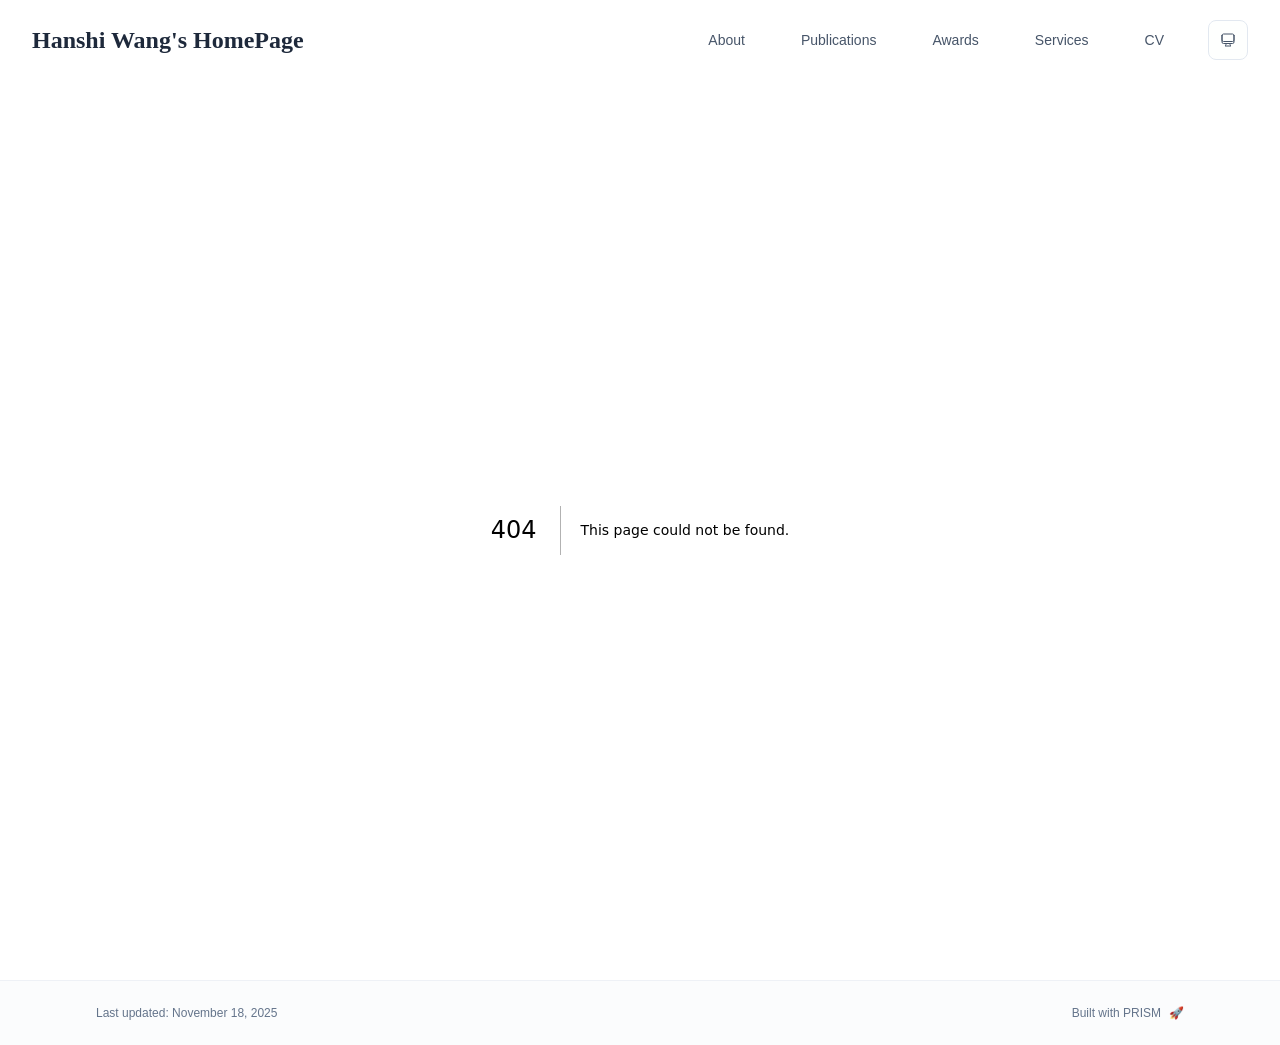
<file: 404/index.html>
<!DOCTYPE html><html lang="en" class="scroll-smooth"><head><meta charSet="utf-8"/><meta name="viewport" content="width=device-width, initial-scale=1"/><link rel="stylesheet" href="/_next/static/css/fd19a1b99bfe5264.css" data-precedence="next"/><link rel="preload" as="script" fetchPriority="low" href="/_next/static/chunks/webpack-dcf9f18cf6e4eb9d.js"/><script src="/_next/static/chunks/4bd1b696-70b6d399998de86a.js" async=""></script><script src="/_next/static/chunks/684-50096e198fb40285.js" async=""></script><script src="/_next/static/chunks/main-app-04442ff7e82ddfff.js" async=""></script><script src="/_next/static/chunks/161-26b68443731f0363.js" async=""></script><script src="/_next/static/chunks/874-196dbf0660d69360.js" async=""></script><script src="/_next/static/chunks/560-dc25b2d8b8d763b3.js" async=""></script><script src="/_next/static/chunks/app/layout-bad29ffcb920f3d7.js" async=""></script><meta name="robots" content="noindex"/><title>404: This page could not be found.</title><link rel="icon" href="/favicon.svg" type="image/svg+xml"/><link rel="dns-prefetch" href="https://google-fonts.jialeliu.com"/><link rel="preconnect" href="https://google-fonts.jialeliu.com" crossorigin=""/><link rel="preload" as="style" href="https://google-fonts.jialeliu.com/css2?family=Inter:wght@300;400;500;600;700&amp;family=Crimson+Text:ital,wght@0,400;0,600;1,400&amp;display=swap"/><link rel="stylesheet" id="gfonts-css" href="https://google-fonts.jialeliu.com/css2?family=Inter:wght@300;400;500;600;700&amp;family=Crimson+Text:ital,wght@0,400;0,600;1,400&amp;display=swap" media="print"/><script>
              (function(){
                var l = document.getElementById('gfonts-css');
                if (!l) return;
                if (l.media !== 'all') {
                  l.addEventListener('load', function(){ try { l.media = 'all'; } catch(e){} });
                }
              })();
            </script><noscript><link rel="stylesheet" href="https://google-fonts.jialeliu.com/css2?family=Inter:wght@300;400;500;600;700&amp;family=Crimson+Text:ital,wght@0,400;0,600;1,400&amp;display=swap"/></noscript><script>
              try {
                const theme = localStorage.getItem('theme-storage');
                const parsed = theme ? JSON.parse(theme) : null;
                const setting = parsed?.state?.theme || 'system';
                const prefersDark = typeof window !== 'undefined' && window.matchMedia && window.matchMedia('(prefers-color-scheme: dark)').matches;
                const effective = setting === 'dark' ? 'dark' : (setting === 'light' ? 'light' : (prefersDark ? 'dark' : 'light'));
                var root = document.documentElement;
                root.classList.add(effective);
                root.setAttribute('data-theme', effective);
              } catch (e) {
                var root = document.documentElement;
                root.classList.add('light');
                root.setAttribute('data-theme', 'light');
              }
            </script><title>Hanshi Wang&#x27;s HomePage</title><meta name="description" content="PhD student at the University of Example."/><meta name="author" content="Hanshi Wang"/><meta name="keywords" content="Hanshi Wang,PhD,Research,CASIA, Chinese Academy of Sciences"/><meta name="creator" content="Hanshi Wang"/><meta name="publisher" content="Hanshi Wang"/><meta property="og:title" content="Hanshi Wang&#x27;s HomePage"/><meta property="og:description" content="PhD student at the University of Example."/><meta property="og:site_name" content="Hanshi Wang&#x27;s Academic Website"/><meta property="og:locale" content="en_US"/><meta property="og:type" content="website"/><meta name="twitter:card" content="summary"/><meta name="twitter:title" content="Hanshi Wang&#x27;s HomePage"/><meta name="twitter:description" content="PhD student at the University of Example."/><link rel="icon" href="/favicon.svg"/><script>document.querySelectorAll('body link[rel="icon"], body link[rel="apple-touch-icon"]').forEach(el => document.head.appendChild(el))</script><script src="/_next/static/chunks/polyfills-42372ed130431b0a.js" noModule=""></script></head><body class="font-sans antialiased"><div style="visibility:hidden"><nav class="fixed top-0 left-0 right-0 z-50" data-headlessui-state=""><div class="transition-all duration-300 ease-out bg-transparent" style="transform:translateY(-100px)"><div class="max-w-7xl mx-auto px-4 sm:px-6 lg:px-8"><div class="flex justify-between items-center h-16 lg:h-20"><div class="flex-shrink-0" tabindex="0"><a class="text-xl lg:text-2xl font-serif font-semibold text-primary hover:text-accent transition-colors duration-200" href="/">Hanshi Wang&#x27;s HomePage</a></div><div class="hidden lg:block"><div class="ml-10 flex items-center space-x-8"><div class="flex items-baseline space-x-8"><a class="relative px-3 py-2 text-sm font-medium transition-all duration-200 rounded hover:bg-accent/10 hover:shadow-sm text-neutral-600 hover:text-primary" href="/"><span class="relative z-10">About</span></a><a class="relative px-3 py-2 text-sm font-medium transition-all duration-200 rounded hover:bg-accent/10 hover:shadow-sm text-neutral-600 hover:text-primary" href="/publications/"><span class="relative z-10">Publications</span></a><a class="relative px-3 py-2 text-sm font-medium transition-all duration-200 rounded hover:bg-accent/10 hover:shadow-sm text-neutral-600 hover:text-primary" href="/awards/"><span class="relative z-10">Awards</span></a><a class="relative px-3 py-2 text-sm font-medium transition-all duration-200 rounded hover:bg-accent/10 hover:shadow-sm text-neutral-600 hover:text-primary" href="/services/"><span class="relative z-10">Services</span></a><a class="relative px-3 py-2 text-sm font-medium transition-all duration-200 rounded hover:bg-accent/10 hover:shadow-sm text-neutral-600 hover:text-primary" href="/cv/"><span class="relative z-10">CV</span></a></div><div class="flex items-center justify-center w-10 h-10 rounded-lg border border-neutral-200 dark:border-[rgba(148,163,184,0.24)] bg-background dark:bg-neutral-800"><div class="w-4 h-4 rounded-full bg-neutral-300 animate-pulse"></div></div></div></div><div class="lg:hidden flex items-center space-x-2"><div class="flex items-center justify-center w-10 h-10 rounded-lg border border-neutral-200 dark:border-[rgba(148,163,184,0.24)] bg-background dark:bg-neutral-800"><div class="w-4 h-4 rounded-full bg-neutral-300 animate-pulse"></div></div><button class="inline-flex items-center justify-center p-2 rounded-md text-neutral-600 hover:text-primary hover:bg-neutral-100 dark:hover:bg-neutral-800 focus:outline-none focus:ring-2 focus:ring-inset focus:ring-accent transition-colors duration-200" id="headlessui-disclosure-button-«R5pdb»" type="button" aria-expanded="false" data-headlessui-state=""><span class="sr-only">Open main menu</span><div><svg xmlns="http://www.w3.org/2000/svg" fill="none" viewBox="0 0 24 24" stroke-width="1.5" stroke="currentColor" aria-hidden="true" data-slot="icon" class="block h-6 w-6"><path stroke-linecap="round" stroke-linejoin="round" d="M3.75 6.75h16.5M3.75 12h16.5m-16.5 5.25h16.5"></path></svg></div></button></div></div></div></div></nav><main class="min-h-screen pt-16 lg:pt-20"><div style="font-family:system-ui,&quot;Segoe UI&quot;,Roboto,Helvetica,Arial,sans-serif,&quot;Apple Color Emoji&quot;,&quot;Segoe UI Emoji&quot;;height:100vh;text-align:center;display:flex;flex-direction:column;align-items:center;justify-content:center"><div><style>body{color:#000;background:#fff;margin:0}.next-error-h1{border-right:1px solid rgba(0,0,0,.3)}@media (prefers-color-scheme:dark){body{color:#fff;background:#000}.next-error-h1{border-right:1px solid rgba(255,255,255,.3)}}</style><h1 class="next-error-h1" style="display:inline-block;margin:0 20px 0 0;padding:0 23px 0 0;font-size:24px;font-weight:500;vertical-align:top;line-height:49px">404</h1><div style="display:inline-block"><h2 style="font-size:14px;font-weight:400;line-height:49px;margin:0">This page could not be found.</h2></div></div></div><!--$--><!--/$--><!--$--><!--/$--></main><footer class="border-t border-neutral-200/50 bg-neutral-50/50 dark:bg-neutral-900/50 dark:border-neutral-700/50"><div class="max-w-6xl mx-auto px-4 sm:px-6 lg:px-8 py-6"><div class="flex flex-col sm:flex-row justify-between items-center gap-2"><p class="text-xs text-neutral-500">Last updated: <!-- -->November 18, 2025</p><p class="text-xs text-neutral-500 flex items-center"><a href="https://github.com/xyjoey/PRISM" target="_blank" rel="noopener noreferrer">Built with PRISM</a><span class="ml-2">🚀</span></p></div></div></footer></div><script src="/_next/static/chunks/webpack-dcf9f18cf6e4eb9d.js" async=""></script><script>(self.__next_f=self.__next_f||[]).push([0])</script><script>self.__next_f.push([1,"1:\"$Sreact.fragment\"\n2:I[3719,[\"161\",\"static/chunks/161-26b68443731f0363.js\",\"874\",\"static/chunks/874-196dbf0660d69360.js\",\"560\",\"static/chunks/560-dc25b2d8b8d763b3.js\",\"177\",\"static/chunks/app/layout-bad29ffcb920f3d7.js\"],\"ThemeProvider\"]\n3:I[768,[\"161\",\"static/chunks/161-26b68443731f0363.js\",\"874\",\"static/chunks/874-196dbf0660d69360.js\",\"560\",\"static/chunks/560-dc25b2d8b8d763b3.js\",\"177\",\"static/chunks/app/layout-bad29ffcb920f3d7.js\"],\"default\"]\n4:I[7555,[],\"\"]\n5:I[1295,[],\"\"]\n6:I[2548,[\"161\",\"static/chunks/161-26b68443731f0363.js\",\"874\",\"static/chunks/874-196dbf0660d69360.js\",\"560\",\"static/chunks/560-dc25b2d8b8d763b3.js\",\"177\",\"static/chunks/app/layout-bad29ffcb920f3d7.js\"],\"default\"]\n7:I[9665,[],\"MetadataBoundary\"]\n9:I[9665,[],\"OutletBoundary\"]\nc:I[4911,[],\"AsyncMetadataOutlet\"]\ne:I[9665,[],\"ViewportBoundary\"]\n10:I[6614,[],\"\"]\n:HL[\"/_next/static/css/fd19a1b99bfe5264.css\",\"style\"]\n"])</script><script>self.__next_f.push([1,"0:{\"P\":null,\"b\":\"sET6IJ1sosHppP6c1C1ap\",\"p\":\"\",\"c\":[\"\",\"_not-found\",\"\"],\"i\":false,\"f\":[[[\"\",{\"children\":[\"/_not-found\",{\"children\":[\"__PAGE__\",{}]}]},\"$undefined\",\"$undefined\",true],[\"\",[\"$\",\"$1\",\"c\",{\"children\":[[[\"$\",\"link\",\"0\",{\"rel\":\"stylesheet\",\"href\":\"/_next/static/css/fd19a1b99bfe5264.css\",\"precedence\":\"next\",\"crossOrigin\":\"$undefined\",\"nonce\":\"$undefined\"}]],[\"$\",\"html\",null,{\"lang\":\"en\",\"className\":\"scroll-smooth\",\"suppressHydrationWarning\":true,\"children\":[[\"$\",\"head\",null,{\"children\":[[\"$\",\"link\",null,{\"rel\":\"icon\",\"href\":\"/favicon.svg\",\"type\":\"image/svg+xml\"}],[\"$\",\"link\",null,{\"rel\":\"dns-prefetch\",\"href\":\"https://google-fonts.jialeliu.com\"}],[\"$\",\"link\",null,{\"rel\":\"preconnect\",\"href\":\"https://google-fonts.jialeliu.com\",\"crossOrigin\":\"\"}],[\"$\",\"link\",null,{\"rel\":\"preload\",\"as\":\"style\",\"href\":\"https://google-fonts.jialeliu.com/css2?family=Inter:wght@300;400;500;600;700\u0026family=Crimson+Text:ital,wght@0,400;0,600;1,400\u0026display=swap\"}],[\"$\",\"link\",null,{\"rel\":\"stylesheet\",\"id\":\"gfonts-css\",\"href\":\"https://google-fonts.jialeliu.com/css2?family=Inter:wght@300;400;500;600;700\u0026family=Crimson+Text:ital,wght@0,400;0,600;1,400\u0026display=swap\",\"media\":\"print\"}],[\"$\",\"script\",null,{\"dangerouslySetInnerHTML\":{\"__html\":\"\\n              (function(){\\n                var l = document.getElementById('gfonts-css');\\n                if (!l) return;\\n                if (l.media !== 'all') {\\n                  l.addEventListener('load', function(){ try { l.media = 'all'; } catch(e){} });\\n                }\\n              })();\\n            \"}}],[\"$\",\"noscript\",null,{\"children\":[\"$\",\"link\",null,{\"rel\":\"stylesheet\",\"href\":\"https://google-fonts.jialeliu.com/css2?family=Inter:wght@300;400;500;600;700\u0026family=Crimson+Text:ital,wght@0,400;0,600;1,400\u0026display=swap\"}]}],[\"$\",\"script\",null,{\"dangerouslySetInnerHTML\":{\"__html\":\"\\n              try {\\n                const theme = localStorage.getItem('theme-storage');\\n                const parsed = theme ? JSON.parse(theme) : null;\\n                const setting = parsed?.state?.theme || 'system';\\n                const prefersDark = typeof window !== 'undefined' \u0026\u0026 window.matchMedia \u0026\u0026 window.matchMedia('(prefers-color-scheme: dark)').matches;\\n                const effective = setting === 'dark' ? 'dark' : (setting === 'light' ? 'light' : (prefersDark ? 'dark' : 'light'));\\n                var root = document.documentElement;\\n                root.classList.add(effective);\\n                root.setAttribute('data-theme', effective);\\n              } catch (e) {\\n                var root = document.documentElement;\\n                root.classList.add('light');\\n                root.setAttribute('data-theme', 'light');\\n              }\\n            \"}}]]}],[\"$\",\"body\",null,{\"className\":\"font-sans antialiased\",\"children\":[\"$\",\"$L2\",null,{\"children\":[[\"$\",\"$L3\",null,{\"items\":[{\"title\":\"About\",\"type\":\"page\",\"target\":\"about\",\"href\":\"/\"},{\"title\":\"Publications\",\"type\":\"page\",\"target\":\"publications\",\"href\":\"/publications\"},{\"title\":\"Awards\",\"type\":\"page\",\"target\":\"awards\",\"href\":\"/awards\"},{\"title\":\"Services\",\"type\":\"page\",\"target\":\"services\",\"href\":\"/services\"},{\"title\":\"CV\",\"type\":\"page\",\"target\":\"cv\",\"href\":\"/cv\"}],\"siteTitle\":\"Hanshi Wang's HomePage\",\"enableOnePageMode\":false}],[\"$\",\"main\",null,{\"className\":\"min-h-screen pt-16 lg:pt-20\",\"children\":[\"$\",\"$L4\",null,{\"parallelRouterKey\":\"children\",\"error\":\"$undefined\",\"errorStyles\":\"$undefined\",\"errorScripts\":\"$undefined\",\"template\":[\"$\",\"$L5\",null,{}],\"templateStyles\":\"$undefined\",\"templateScripts\":\"$undefined\",\"notFound\":[[[\"$\",\"title\",null,{\"children\":\"404: This page could not be found.\"}],[\"$\",\"div\",null,{\"style\":{\"fontFamily\":\"system-ui,\\\"Segoe UI\\\",Roboto,Helvetica,Arial,sans-serif,\\\"Apple Color Emoji\\\",\\\"Segoe UI Emoji\\\"\",\"height\":\"100vh\",\"textAlign\":\"center\",\"display\":\"flex\",\"flexDirection\":\"column\",\"alignItems\":\"center\",\"justifyContent\":\"center\"},\"children\":[\"$\",\"div\",null,{\"children\":[[\"$\",\"style\",null,{\"dangerouslySetInnerHTML\":{\"__html\":\"body{color:#000;background:#fff;margin:0}.next-error-h1{border-right:1px solid rgba(0,0,0,.3)}@media (prefers-color-scheme:dark){body{color:#fff;background:#000}.next-error-h1{border-right:1px solid rgba(255,255,255,.3)}}\"}}],[\"$\",\"h1\",null,{\"className\":\"next-error-h1\",\"style\":{\"display\":\"inline-block\",\"margin\":\"0 20px 0 0\",\"padding\":\"0 23px 0 0\",\"fontSize\":24,\"fontWeight\":500,\"verticalAlign\":\"top\",\"lineHeight\":\"49px\"},\"children\":404}],[\"$\",\"div\",null,{\"style\":{\"display\":\"inline-block\"},\"children\":[\"$\",\"h2\",null,{\"style\":{\"fontSize\":14,\"fontWeight\":400,\"lineHeight\":\"49px\",\"margin\":0},\"children\":\"This page could not be found.\"}]}]]}]}]],[]],\"forbidden\":\"$undefined\",\"unauthorized\":\"$undefined\"}]}],[\"$\",\"$L6\",null,{\"lastUpdated\":\"November 18, 2025\"}]]}]}]]}]]}],{\"children\":[\"/_not-found\",[\"$\",\"$1\",\"c\",{\"children\":[null,[\"$\",\"$L4\",null,{\"parallelRouterKey\":\"children\",\"error\":\"$undefined\",\"errorStyles\":\"$undefined\",\"errorScripts\":\"$undefined\",\"template\":[\"$\",\"$L5\",null,{}],\"templateStyles\":\"$undefined\",\"templateScripts\":\"$undefined\",\"notFound\":\"$undefined\",\"forbidden\":\"$undefined\",\"unauthorized\":\"$undefined\"}]]}],{\"children\":[\"__PAGE__\",[\"$\",\"$1\",\"c\",{\"children\":[[[\"$\",\"title\",null,{\"children\":\"404: This page could not be found.\"}],[\"$\",\"div\",null,{\"style\":\"$0:f:0:1:1:props:children:1:props:children:1:props:children:props:children:1:props:children:props:notFound:0:1:props:style\",\"children\":[\"$\",\"div\",null,{\"children\":[[\"$\",\"style\",null,{\"dangerouslySetInnerHTML\":{\"__html\":\"body{color:#000;background:#fff;margin:0}.next-error-h1{border-right:1px solid rgba(0,0,0,.3)}@media (prefers-color-scheme:dark){body{color:#fff;background:#000}.next-error-h1{border-right:1px solid rgba(255,255,255,.3)}}\"}}],[\"$\",\"h1\",null,{\"className\":\"next-error-h1\",\"style\":\"$0:f:0:1:1:props:children:1:props:children:1:props:children:props:children:1:props:children:props:notFound:0:1:props:children:props:children:1:props:style\",\"children\":404}],[\"$\",\"div\",null,{\"style\":\"$0:f:0:1:1:props:children:1:props:children:1:props:children:props:children:1:props:children:props:notFound:0:1:props:children:props:children:2:props:style\",\"children\":[\"$\",\"h2\",null,{\"style\":\"$0:f:0:1:1:props:children:1:props:children:1:props:children:props:children:1:props:children:props:notFound:0:1:props:children:props:children:2:props:children:props:style\",\"children\":\"This page could not be found.\"}]}]]}]}]],[\"$\",\"$L7\",null,{\"children\":\"$L8\"}],null,[\"$\",\"$L9\",null,{\"children\":[\"$La\",\"$Lb\",[\"$\",\"$Lc\",null,{\"promise\":\"$@d\"}]]}]]}],{},null,false]},null,false]},null,false],[\"$\",\"$1\",\"h\",{\"children\":[[\"$\",\"meta\",null,{\"name\":\"robots\",\"content\":\"noindex\"}],[\"$\",\"$1\",\"FhH98FGaRhcumFbxeGWb7\",{\"children\":[[\"$\",\"$Le\",null,{\"children\":\"$Lf\"}],null]}],null]}],false]],\"m\":\"$undefined\",\"G\":[\"$10\",\"$undefined\"],\"s\":false,\"S\":true}\n"])</script><script>self.__next_f.push([1,"11:\"$Sreact.suspense\"\n12:I[4911,[],\"AsyncMetadata\"]\n8:[\"$\",\"$11\",null,{\"fallback\":null,\"children\":[\"$\",\"$L12\",null,{\"promise\":\"$@13\"}]}]\n"])</script><script>self.__next_f.push([1,"b:null\n"])</script><script>self.__next_f.push([1,"f:[[\"$\",\"meta\",\"0\",{\"charSet\":\"utf-8\"}],[\"$\",\"meta\",\"1\",{\"name\":\"viewport\",\"content\":\"width=device-width, initial-scale=1\"}]]\na:null\n"])</script><script>self.__next_f.push([1,"13:{\"metadata\":[[\"$\",\"title\",\"0\",{\"children\":\"Hanshi Wang's HomePage\"}],[\"$\",\"meta\",\"1\",{\"name\":\"description\",\"content\":\"PhD student at the University of Example.\"}],[\"$\",\"meta\",\"2\",{\"name\":\"author\",\"content\":\"Hanshi Wang\"}],[\"$\",\"meta\",\"3\",{\"name\":\"keywords\",\"content\":\"Hanshi Wang,PhD,Research,CASIA, Chinese Academy of Sciences\"}],[\"$\",\"meta\",\"4\",{\"name\":\"creator\",\"content\":\"Hanshi Wang\"}],[\"$\",\"meta\",\"5\",{\"name\":\"publisher\",\"content\":\"Hanshi Wang\"}],[\"$\",\"meta\",\"6\",{\"property\":\"og:title\",\"content\":\"Hanshi Wang's HomePage\"}],[\"$\",\"meta\",\"7\",{\"property\":\"og:description\",\"content\":\"PhD student at the University of Example.\"}],[\"$\",\"meta\",\"8\",{\"property\":\"og:site_name\",\"content\":\"Hanshi Wang's Academic Website\"}],[\"$\",\"meta\",\"9\",{\"property\":\"og:locale\",\"content\":\"en_US\"}],[\"$\",\"meta\",\"10\",{\"property\":\"og:type\",\"content\":\"website\"}],[\"$\",\"meta\",\"11\",{\"name\":\"twitter:card\",\"content\":\"summary\"}],[\"$\",\"meta\",\"12\",{\"name\":\"twitter:title\",\"content\":\"Hanshi Wang's HomePage\"}],[\"$\",\"meta\",\"13\",{\"name\":\"twitter:description\",\"content\":\"PhD student at the University of Example.\"}],[\"$\",\"link\",\"14\",{\"rel\":\"icon\",\"href\":\"/favicon.svg\"}]],\"error\":null,\"digest\":\"$undefined\"}\nd:{\"metadata\":\"$13:metadata\",\"error\":null,\"digest\":\"$undefined\"}\n"])</script></body></html>
</file>
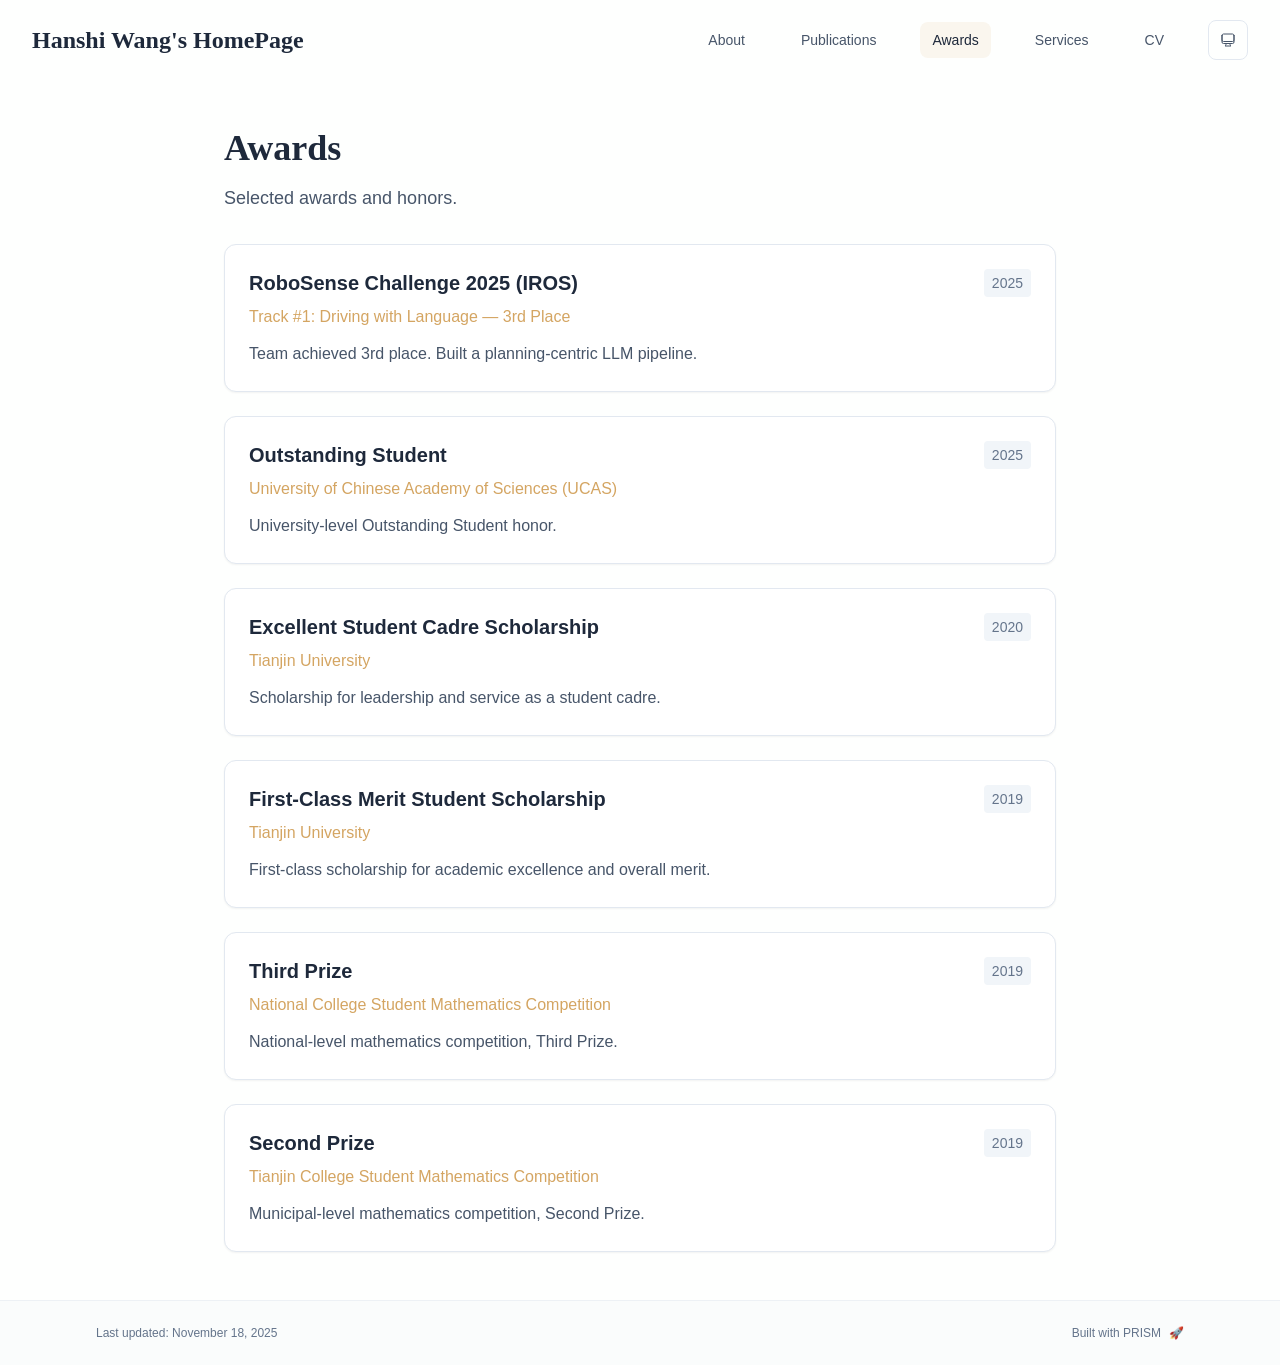
<file: awards/index.html>
<!DOCTYPE html><html lang="en" class="scroll-smooth"><head><meta charSet="utf-8"/><meta name="viewport" content="width=device-width, initial-scale=1"/><link rel="stylesheet" href="/_next/static/css/fd19a1b99bfe5264.css" data-precedence="next"/><link rel="preload" as="script" fetchPriority="low" href="/_next/static/chunks/webpack-dcf9f18cf6e4eb9d.js"/><script src="/_next/static/chunks/4bd1b696-70b6d399998de86a.js" async=""></script><script src="/_next/static/chunks/684-50096e198fb40285.js" async=""></script><script src="/_next/static/chunks/main-app-04442ff7e82ddfff.js" async=""></script><script src="/_next/static/chunks/161-26b68443731f0363.js" async=""></script><script src="/_next/static/chunks/874-196dbf0660d69360.js" async=""></script><script src="/_next/static/chunks/560-dc25b2d8b8d763b3.js" async=""></script><script src="/_next/static/chunks/app/layout-bad29ffcb920f3d7.js" async=""></script><script src="/_next/static/chunks/12-4b59b9520356f054.js" async=""></script><script src="/_next/static/chunks/748-de18471bd34a4805.js" async=""></script><script src="/_next/static/chunks/app/%5Bslug%5D/page-e0691c94f734b30d.js" async=""></script><link rel="icon" href="/favicon.svg" type="image/svg+xml"/><link rel="dns-prefetch" href="https://google-fonts.jialeliu.com"/><link rel="preconnect" href="https://google-fonts.jialeliu.com" crossorigin=""/><link rel="preload" as="style" href="https://google-fonts.jialeliu.com/css2?family=Inter:wght@300;400;500;600;700&amp;family=Crimson+Text:ital,wght@0,400;0,600;1,400&amp;display=swap"/><link rel="stylesheet" id="gfonts-css" href="https://google-fonts.jialeliu.com/css2?family=Inter:wght@300;400;500;600;700&amp;family=Crimson+Text:ital,wght@0,400;0,600;1,400&amp;display=swap" media="print"/><script>
              (function(){
                var l = document.getElementById('gfonts-css');
                if (!l) return;
                if (l.media !== 'all') {
                  l.addEventListener('load', function(){ try { l.media = 'all'; } catch(e){} });
                }
              })();
            </script><noscript><link rel="stylesheet" href="https://google-fonts.jialeliu.com/css2?family=Inter:wght@300;400;500;600;700&amp;family=Crimson+Text:ital,wght@0,400;0,600;1,400&amp;display=swap"/></noscript><script>
              try {
                const theme = localStorage.getItem('theme-storage');
                const parsed = theme ? JSON.parse(theme) : null;
                const setting = parsed?.state?.theme || 'system';
                const prefersDark = typeof window !== 'undefined' && window.matchMedia && window.matchMedia('(prefers-color-scheme: dark)').matches;
                const effective = setting === 'dark' ? 'dark' : (setting === 'light' ? 'light' : (prefersDark ? 'dark' : 'light'));
                var root = document.documentElement;
                root.classList.add(effective);
                root.setAttribute('data-theme', effective);
              } catch (e) {
                var root = document.documentElement;
                root.classList.add('light');
                root.setAttribute('data-theme', 'light');
              }
            </script><title>Awards | Hanshi Wang&#x27;s HomePage</title><meta name="description" content="Selected awards and honors."/><meta name="author" content="Hanshi Wang"/><meta name="keywords" content="Hanshi Wang,PhD,Research,CASIA, Chinese Academy of Sciences"/><meta name="creator" content="Hanshi Wang"/><meta name="publisher" content="Hanshi Wang"/><meta property="og:title" content="Hanshi Wang&#x27;s HomePage"/><meta property="og:description" content="PhD student at the University of Example."/><meta property="og:site_name" content="Hanshi Wang&#x27;s Academic Website"/><meta property="og:locale" content="en_US"/><meta property="og:type" content="website"/><meta name="twitter:card" content="summary"/><meta name="twitter:title" content="Hanshi Wang&#x27;s HomePage"/><meta name="twitter:description" content="PhD student at the University of Example."/><link rel="icon" href="/favicon.svg"/><script>document.querySelectorAll('body link[rel="icon"], body link[rel="apple-touch-icon"]').forEach(el => document.head.appendChild(el))</script><script src="/_next/static/chunks/polyfills-42372ed130431b0a.js" noModule=""></script></head><body class="font-sans antialiased"><div style="visibility:hidden"><nav class="fixed top-0 left-0 right-0 z-50" data-headlessui-state=""><div class="transition-all duration-300 ease-out bg-transparent" style="transform:translateY(-100px)"><div class="max-w-7xl mx-auto px-4 sm:px-6 lg:px-8"><div class="flex justify-between items-center h-16 lg:h-20"><div class="flex-shrink-0" tabindex="0"><a class="text-xl lg:text-2xl font-serif font-semibold text-primary hover:text-accent transition-colors duration-200" href="/">Hanshi Wang&#x27;s HomePage</a></div><div class="hidden lg:block"><div class="ml-10 flex items-center space-x-8"><div class="flex items-baseline space-x-8"><a class="relative px-3 py-2 text-sm font-medium transition-all duration-200 rounded hover:bg-accent/10 hover:shadow-sm text-neutral-600 hover:text-primary" href="/"><span class="relative z-10">About</span></a><a class="relative px-3 py-2 text-sm font-medium transition-all duration-200 rounded hover:bg-accent/10 hover:shadow-sm text-neutral-600 hover:text-primary" href="/publications/"><span class="relative z-10">Publications</span></a><a class="relative px-3 py-2 text-sm font-medium transition-all duration-200 rounded hover:bg-accent/10 hover:shadow-sm text-primary" href="/awards/"><span class="relative z-10">Awards</span><div class="absolute inset-0 bg-accent/10 rounded-lg"></div></a><a class="relative px-3 py-2 text-sm font-medium transition-all duration-200 rounded hover:bg-accent/10 hover:shadow-sm text-neutral-600 hover:text-primary" href="/services/"><span class="relative z-10">Services</span></a><a class="relative px-3 py-2 text-sm font-medium transition-all duration-200 rounded hover:bg-accent/10 hover:shadow-sm text-neutral-600 hover:text-primary" href="/cv/"><span class="relative z-10">CV</span></a></div><div class="flex items-center justify-center w-10 h-10 rounded-lg border border-neutral-200 dark:border-[rgba(148,163,184,0.24)] bg-background dark:bg-neutral-800"><div class="w-4 h-4 rounded-full bg-neutral-300 animate-pulse"></div></div></div></div><div class="lg:hidden flex items-center space-x-2"><div class="flex items-center justify-center w-10 h-10 rounded-lg border border-neutral-200 dark:border-[rgba(148,163,184,0.24)] bg-background dark:bg-neutral-800"><div class="w-4 h-4 rounded-full bg-neutral-300 animate-pulse"></div></div><button class="inline-flex items-center justify-center p-2 rounded-md text-neutral-600 hover:text-primary hover:bg-neutral-100 dark:hover:bg-neutral-800 focus:outline-none focus:ring-2 focus:ring-inset focus:ring-accent transition-colors duration-200" id="headlessui-disclosure-button-«R5pdb»" type="button" aria-expanded="false" data-headlessui-state=""><span class="sr-only">Open main menu</span><div><svg xmlns="http://www.w3.org/2000/svg" fill="none" viewBox="0 0 24 24" stroke-width="1.5" stroke="currentColor" aria-hidden="true" data-slot="icon" class="block h-6 w-6"><path stroke-linecap="round" stroke-linejoin="round" d="M3.75 6.75h16.5M3.75 12h16.5m-16.5 5.25h16.5"></path></svg></div></button></div></div></div></div></nav><main class="min-h-screen pt-16 lg:pt-20"><div class="max-w-4xl mx-auto px-4 sm:px-6 lg:px-8 py-12"><div style="opacity:0;transform:translateY(20px)"><div class="mb-8"><h1 class="text-4xl font-serif font-bold text-primary mb-4">Awards</h1><p class="text-lg text-neutral-600 dark:text-neutral-500 max-w-2xl">Selected awards and honors.</p></div><div class="grid gap-6"><div class="bg-white dark:bg-neutral-900 p-6 rounded-xl shadow-sm border border-neutral-200 dark:border-neutral-800 hover:shadow-lg transition-all duration-200 hover:scale-[1.01]" style="opacity:0;transform:translateY(20px)"><div class="flex justify-between items-start mb-2"><h3 class="text-xl font-semibold text-primary">RoboSense Challenge 2025 (IROS)</h3><span class="text-sm text-neutral-500 font-medium bg-neutral-100 dark:bg-neutral-800 px-2 py-1 rounded">2025</span></div><p class="text-base text-accent font-medium mb-3">Track #1: Driving with Language — 3rd Place</p><p class="text-base text-neutral-600 dark:text-neutral-500 leading-relaxed">Team achieved 3rd place. Built a planning-centric LLM pipeline.</p></div><div class="bg-white dark:bg-neutral-900 p-6 rounded-xl shadow-sm border border-neutral-200 dark:border-neutral-800 hover:shadow-lg transition-all duration-200 hover:scale-[1.01]" style="opacity:0;transform:translateY(20px)"><div class="flex justify-between items-start mb-2"><h3 class="text-xl font-semibold text-primary">Outstanding Student</h3><span class="text-sm text-neutral-500 font-medium bg-neutral-100 dark:bg-neutral-800 px-2 py-1 rounded">2025</span></div><p class="text-base text-accent font-medium mb-3">University of Chinese Academy of Sciences (UCAS)</p><p class="text-base text-neutral-600 dark:text-neutral-500 leading-relaxed">University-level Outstanding Student honor.</p></div><div class="bg-white dark:bg-neutral-900 p-6 rounded-xl shadow-sm border border-neutral-200 dark:border-neutral-800 hover:shadow-lg transition-all duration-200 hover:scale-[1.01]" style="opacity:0;transform:translateY(20px)"><div class="flex justify-between items-start mb-2"><h3 class="text-xl font-semibold text-primary">Excellent Student Cadre Scholarship</h3><span class="text-sm text-neutral-500 font-medium bg-neutral-100 dark:bg-neutral-800 px-2 py-1 rounded">2020</span></div><p class="text-base text-accent font-medium mb-3">Tianjin University</p><p class="text-base text-neutral-600 dark:text-neutral-500 leading-relaxed">Scholarship for leadership and service as a student cadre.</p></div><div class="bg-white dark:bg-neutral-900 p-6 rounded-xl shadow-sm border border-neutral-200 dark:border-neutral-800 hover:shadow-lg transition-all duration-200 hover:scale-[1.01]" style="opacity:0;transform:translateY(20px)"><div class="flex justify-between items-start mb-2"><h3 class="text-xl font-semibold text-primary">First-Class Merit Student Scholarship</h3><span class="text-sm text-neutral-500 font-medium bg-neutral-100 dark:bg-neutral-800 px-2 py-1 rounded">2019</span></div><p class="text-base text-accent font-medium mb-3">Tianjin University</p><p class="text-base text-neutral-600 dark:text-neutral-500 leading-relaxed">First-class scholarship for academic excellence and overall merit.</p></div><div class="bg-white dark:bg-neutral-900 p-6 rounded-xl shadow-sm border border-neutral-200 dark:border-neutral-800 hover:shadow-lg transition-all duration-200 hover:scale-[1.01]" style="opacity:0;transform:translateY(20px)"><div class="flex justify-between items-start mb-2"><h3 class="text-xl font-semibold text-primary">Third Prize</h3><span class="text-sm text-neutral-500 font-medium bg-neutral-100 dark:bg-neutral-800 px-2 py-1 rounded">2019</span></div><p class="text-base text-accent font-medium mb-3">National College Student Mathematics Competition</p><p class="text-base text-neutral-600 dark:text-neutral-500 leading-relaxed">National-level mathematics competition, Third Prize.</p></div><div class="bg-white dark:bg-neutral-900 p-6 rounded-xl shadow-sm border border-neutral-200 dark:border-neutral-800 hover:shadow-lg transition-all duration-200 hover:scale-[1.01]" style="opacity:0;transform:translateY(20px)"><div class="flex justify-between items-start mb-2"><h3 class="text-xl font-semibold text-primary">Second Prize</h3><span class="text-sm text-neutral-500 font-medium bg-neutral-100 dark:bg-neutral-800 px-2 py-1 rounded">2019</span></div><p class="text-base text-accent font-medium mb-3">Tianjin College Student Mathematics Competition</p><p class="text-base text-neutral-600 dark:text-neutral-500 leading-relaxed">Municipal-level mathematics competition, Second Prize.</p></div></div></div></div><!--$--><!--/$--><!--$--><!--/$--></main><footer class="border-t border-neutral-200/50 bg-neutral-50/50 dark:bg-neutral-900/50 dark:border-neutral-700/50"><div class="max-w-6xl mx-auto px-4 sm:px-6 lg:px-8 py-6"><div class="flex flex-col sm:flex-row justify-between items-center gap-2"><p class="text-xs text-neutral-500">Last updated: <!-- -->November 18, 2025</p><p class="text-xs text-neutral-500 flex items-center"><a href="https://github.com/xyjoey/PRISM" target="_blank" rel="noopener noreferrer">Built with PRISM</a><span class="ml-2">🚀</span></p></div></div></footer></div><script src="/_next/static/chunks/webpack-dcf9f18cf6e4eb9d.js" async=""></script><script>(self.__next_f=self.__next_f||[]).push([0])</script><script>self.__next_f.push([1,"1:\"$Sreact.fragment\"\n2:I[3719,[\"161\",\"static/chunks/161-26b68443731f0363.js\",\"874\",\"static/chunks/874-196dbf0660d69360.js\",\"560\",\"static/chunks/560-dc25b2d8b8d763b3.js\",\"177\",\"static/chunks/app/layout-bad29ffcb920f3d7.js\"],\"ThemeProvider\"]\n3:I[768,[\"161\",\"static/chunks/161-26b68443731f0363.js\",\"874\",\"static/chunks/874-196dbf0660d69360.js\",\"560\",\"static/chunks/560-dc25b2d8b8d763b3.js\",\"177\",\"static/chunks/app/layout-bad29ffcb920f3d7.js\"],\"default\"]\n4:I[7555,[],\"\"]\n5:I[1295,[],\"\"]\n6:I[2548,[\"161\",\"static/chunks/161-26b68443731f0363.js\",\"874\",\"static/chunks/874-196dbf0660d69360.js\",\"560\",\"static/chunks/560-dc25b2d8b8d763b3.js\",\"177\",\"static/chunks/app/layout-bad29ffcb920f3d7.js\"],\"default\"]\n8:I[9665,[],\"MetadataBoundary\"]\na:I[9665,[],\"OutletBoundary\"]\nd:I[4911,[],\"AsyncMetadataOutlet\"]\nf:I[9665,[],\"ViewportBoundary\"]\n11:I[6614,[],\"\"]\n:HL[\"/_next/static/css/fd19a1b99bfe5264.css\",\"style\"]\n"])</script><script>self.__next_f.push([1,"0:{\"P\":null,\"b\":\"sET6IJ1sosHppP6c1C1ap\",\"p\":\"\",\"c\":[\"\",\"awards\",\"\"],\"i\":false,\"f\":[[[\"\",{\"children\":[[\"slug\",\"awards\",\"d\"],{\"children\":[\"__PAGE__\",{}]}]},\"$undefined\",\"$undefined\",true],[\"\",[\"$\",\"$1\",\"c\",{\"children\":[[[\"$\",\"link\",\"0\",{\"rel\":\"stylesheet\",\"href\":\"/_next/static/css/fd19a1b99bfe5264.css\",\"precedence\":\"next\",\"crossOrigin\":\"$undefined\",\"nonce\":\"$undefined\"}]],[\"$\",\"html\",null,{\"lang\":\"en\",\"className\":\"scroll-smooth\",\"suppressHydrationWarning\":true,\"children\":[[\"$\",\"head\",null,{\"children\":[[\"$\",\"link\",null,{\"rel\":\"icon\",\"href\":\"/favicon.svg\",\"type\":\"image/svg+xml\"}],[\"$\",\"link\",null,{\"rel\":\"dns-prefetch\",\"href\":\"https://google-fonts.jialeliu.com\"}],[\"$\",\"link\",null,{\"rel\":\"preconnect\",\"href\":\"https://google-fonts.jialeliu.com\",\"crossOrigin\":\"\"}],[\"$\",\"link\",null,{\"rel\":\"preload\",\"as\":\"style\",\"href\":\"https://google-fonts.jialeliu.com/css2?family=Inter:wght@300;400;500;600;700\u0026family=Crimson+Text:ital,wght@0,400;0,600;1,400\u0026display=swap\"}],[\"$\",\"link\",null,{\"rel\":\"stylesheet\",\"id\":\"gfonts-css\",\"href\":\"https://google-fonts.jialeliu.com/css2?family=Inter:wght@300;400;500;600;700\u0026family=Crimson+Text:ital,wght@0,400;0,600;1,400\u0026display=swap\",\"media\":\"print\"}],[\"$\",\"script\",null,{\"dangerouslySetInnerHTML\":{\"__html\":\"\\n              (function(){\\n                var l = document.getElementById('gfonts-css');\\n                if (!l) return;\\n                if (l.media !== 'all') {\\n                  l.addEventListener('load', function(){ try { l.media = 'all'; } catch(e){} });\\n                }\\n              })();\\n            \"}}],[\"$\",\"noscript\",null,{\"children\":[\"$\",\"link\",null,{\"rel\":\"stylesheet\",\"href\":\"https://google-fonts.jialeliu.com/css2?family=Inter:wght@300;400;500;600;700\u0026family=Crimson+Text:ital,wght@0,400;0,600;1,400\u0026display=swap\"}]}],[\"$\",\"script\",null,{\"dangerouslySetInnerHTML\":{\"__html\":\"\\n              try {\\n                const theme = localStorage.getItem('theme-storage');\\n                const parsed = theme ? JSON.parse(theme) : null;\\n                const setting = parsed?.state?.theme || 'system';\\n                const prefersDark = typeof window !== 'undefined' \u0026\u0026 window.matchMedia \u0026\u0026 window.matchMedia('(prefers-color-scheme: dark)').matches;\\n                const effective = setting === 'dark' ? 'dark' : (setting === 'light' ? 'light' : (prefersDark ? 'dark' : 'light'));\\n                var root = document.documentElement;\\n                root.classList.add(effective);\\n                root.setAttribute('data-theme', effective);\\n              } catch (e) {\\n                var root = document.documentElement;\\n                root.classList.add('light');\\n                root.setAttribute('data-theme', 'light');\\n              }\\n            \"}}]]}],[\"$\",\"body\",null,{\"className\":\"font-sans antialiased\",\"children\":[\"$\",\"$L2\",null,{\"children\":[[\"$\",\"$L3\",null,{\"items\":[{\"title\":\"About\",\"type\":\"page\",\"target\":\"about\",\"href\":\"/\"},{\"title\":\"Publications\",\"type\":\"page\",\"target\":\"publications\",\"href\":\"/publications\"},{\"title\":\"Awards\",\"type\":\"page\",\"target\":\"awards\",\"href\":\"/awards\"},{\"title\":\"Services\",\"type\":\"page\",\"target\":\"services\",\"href\":\"/services\"},{\"title\":\"CV\",\"type\":\"page\",\"target\":\"cv\",\"href\":\"/cv\"}],\"siteTitle\":\"Hanshi Wang's HomePage\",\"enableOnePageMode\":false}],[\"$\",\"main\",null,{\"className\":\"min-h-screen pt-16 lg:pt-20\",\"children\":[\"$\",\"$L4\",null,{\"parallelRouterKey\":\"children\",\"error\":\"$undefined\",\"errorStyles\":\"$undefined\",\"errorScripts\":\"$undefined\",\"template\":[\"$\",\"$L5\",null,{}],\"templateStyles\":\"$undefined\",\"templateScripts\":\"$undefined\",\"notFound\":[[[\"$\",\"title\",null,{\"children\":\"404: This page could not be found.\"}],[\"$\",\"div\",null,{\"style\":{\"fontFamily\":\"system-ui,\\\"Segoe UI\\\",Roboto,Helvetica,Arial,sans-serif,\\\"Apple Color Emoji\\\",\\\"Segoe UI Emoji\\\"\",\"height\":\"100vh\",\"textAlign\":\"center\",\"display\":\"flex\",\"flexDirection\":\"column\",\"alignItems\":\"center\",\"justifyContent\":\"center\"},\"children\":[\"$\",\"div\",null,{\"children\":[[\"$\",\"style\",null,{\"dangerouslySetInnerHTML\":{\"__html\":\"body{color:#000;background:#fff;margin:0}.next-error-h1{border-right:1px solid rgba(0,0,0,.3)}@media (prefers-color-scheme:dark){body{color:#fff;background:#000}.next-error-h1{border-right:1px solid rgba(255,255,255,.3)}}\"}}],[\"$\",\"h1\",null,{\"className\":\"next-error-h1\",\"style\":{\"display\":\"inline-block\",\"margin\":\"0 20px 0 0\",\"padding\":\"0 23px 0 0\",\"fontSize\":24,\"fontWeight\":500,\"verticalAlign\":\"top\",\"lineHeight\":\"49px\"},\"children\":404}],[\"$\",\"div\",null,{\"style\":{\"display\":\"inline-block\"},\"children\":[\"$\",\"h2\",null,{\"style\":{\"fontSize\":14,\"fontWeight\":400,\"lineHeight\":\"49px\",\"margin\":0},\"children\":\"This page could not be found.\"}]}]]}]}]],[]],\"forbidden\":\"$undefined\",\"unauthorized\":\"$undefined\"}]}],[\"$\",\"$L6\",null,{\"lastUpdated\":\"November 18, 2025\"}]]}]}]]}]]}],{\"children\":[[\"slug\",\"awards\",\"d\"],[\"$\",\"$1\",\"c\",{\"children\":[null,[\"$\",\"$L4\",null,{\"parallelRouterKey\":\"children\",\"error\":\"$undefined\",\"errorStyles\":\"$undefined\",\"errorScripts\":\"$undefined\",\"template\":[\"$\",\"$L5\",null,{}],\"templateStyles\":\"$undefined\",\"templateScripts\":\"$undefined\",\"notFound\":\"$undefined\",\"forbidden\":\"$undefined\",\"unauthorized\":\"$undefined\"}]]}],{\"children\":[\"__PAGE__\",[\"$\",\"$1\",\"c\",{\"children\":[\"$L7\",[\"$\",\"$L8\",null,{\"children\":\"$L9\"}],null,[\"$\",\"$La\",null,{\"children\":[\"$Lb\",\"$Lc\",[\"$\",\"$Ld\",null,{\"promise\":\"$@e\"}]]}]]}],{},null,false]},null,false]},null,false],[\"$\",\"$1\",\"h\",{\"children\":[null,[\"$\",\"$1\",\"Ou2GFiTs9EUG5p622M3HL\",{\"children\":[[\"$\",\"$Lf\",null,{\"children\":\"$L10\"}],null]}],null]}],false]],\"m\":\"$undefined\",\"G\":[\"$11\",\"$undefined\"],\"s\":false,\"S\":true}\n"])</script><script>self.__next_f.push([1,"12:\"$Sreact.suspense\"\n13:I[4911,[],\"AsyncMetadata\"]\n15:I[3684,[\"161\",\"static/chunks/161-26b68443731f0363.js\",\"12\",\"static/chunks/12-4b59b9520356f054.js\",\"748\",\"static/chunks/748-de18471bd34a4805.js\",\"182\",\"static/chunks/app/%5Bslug%5D/page-e0691c94f734b30d.js\"],\"default\"]\n9:[\"$\",\"$12\",null,{\"fallback\":null,\"children\":[\"$\",\"$L13\",null,{\"promise\":\"$@14\"}]}]\n7:[\"$\",\"div\",null,{\"className\":\"max-w-4xl mx-auto px-4 sm:px-6 lg:px-8 py-12\",\"children\":[false,false,[\"$\",\"$L15\",null,{\"config\":{\"type\":\"card\",\"title\":\"Awards\",\"description\":\"Selected awards and honors.\",\"items\":[{\"title\":\"RoboSense Challenge 2025 (IROS)\",\"subtitle\":\"Track #1: Driving with Language — 3rd Place\",\"date\":\"2025\",\"content\":\"Team achieved 3rd place. Built a planning-centric LLM pipeline.\"},{\"title\":\"Outstanding Student\",\"subtitle\":\"University of Chinese Academy of Sciences (UCAS)\",\"date\":\"2025\",\"content\":\"University-level Outstanding Student honor.\"},{\"title\":\"Excellent Student Cadre Scholarship\",\"subtitle\":\"Tianjin University\",\"date\":\"2020\",\"content\":\"Scholarship for leadership and service as a student cadre.\"},{\"title\":\"First-Class Merit Student Scholarship\",\"subtitle\":\"Tianjin University\",\"date\":\"2019\",\"content\":\"First-class scholarship for academic excellence and overall merit.\"},{\"title\":\"Third Prize\",\"subtitle\":\"National College Student Mathematics Competition\",\"date\":\"2019\",\"content\":\"National-level mathematics competition, Third Prize.\"},{\"title\":\"Second Prize\",\"subtitle\":\"Tianjin College Student Mathematics Competition\",\"date\":\"2019\",\"content\":\"Municipal-level mathematics competition, Second Prize.\"}]}}]]}]\n"])</script><script>self.__next_f.push([1,"c:null\n"])</script><script>self.__next_f.push([1,"10:[[\"$\",\"meta\",\"0\",{\"charSet\":\"utf-8\"}],[\"$\",\"meta\",\"1\",{\"name\":\"viewport\",\"content\":\"width=device-width, initial-scale=1\"}]]\nb:null\n"])</script><script>self.__next_f.push([1,"14:{\"metadata\":[[\"$\",\"title\",\"0\",{\"children\":\"Awards | Hanshi Wang's HomePage\"}],[\"$\",\"meta\",\"1\",{\"name\":\"description\",\"content\":\"Selected awards and honors.\"}],[\"$\",\"meta\",\"2\",{\"name\":\"author\",\"content\":\"Hanshi Wang\"}],[\"$\",\"meta\",\"3\",{\"name\":\"keywords\",\"content\":\"Hanshi Wang,PhD,Research,CASIA, Chinese Academy of Sciences\"}],[\"$\",\"meta\",\"4\",{\"name\":\"creator\",\"content\":\"Hanshi Wang\"}],[\"$\",\"meta\",\"5\",{\"name\":\"publisher\",\"content\":\"Hanshi Wang\"}],[\"$\",\"meta\",\"6\",{\"property\":\"og:title\",\"content\":\"Hanshi Wang's HomePage\"}],[\"$\",\"meta\",\"7\",{\"property\":\"og:description\",\"content\":\"PhD student at the University of Example.\"}],[\"$\",\"meta\",\"8\",{\"property\":\"og:site_name\",\"content\":\"Hanshi Wang's Academic Website\"}],[\"$\",\"meta\",\"9\",{\"property\":\"og:locale\",\"content\":\"en_US\"}],[\"$\",\"meta\",\"10\",{\"property\":\"og:type\",\"content\":\"website\"}],[\"$\",\"meta\",\"11\",{\"name\":\"twitter:card\",\"content\":\"summary\"}],[\"$\",\"meta\",\"12\",{\"name\":\"twitter:title\",\"content\":\"Hanshi Wang's HomePage\"}],[\"$\",\"meta\",\"13\",{\"name\":\"twitter:description\",\"content\":\"PhD student at the University of Example.\"}],[\"$\",\"link\",\"14\",{\"rel\":\"icon\",\"href\":\"/favicon.svg\"}]],\"error\":null,\"digest\":\"$undefined\"}\ne:{\"metadata\":\"$14:metadata\",\"error\":null,\"digest\":\"$undefined\"}\n"])</script></body></html>
</file>
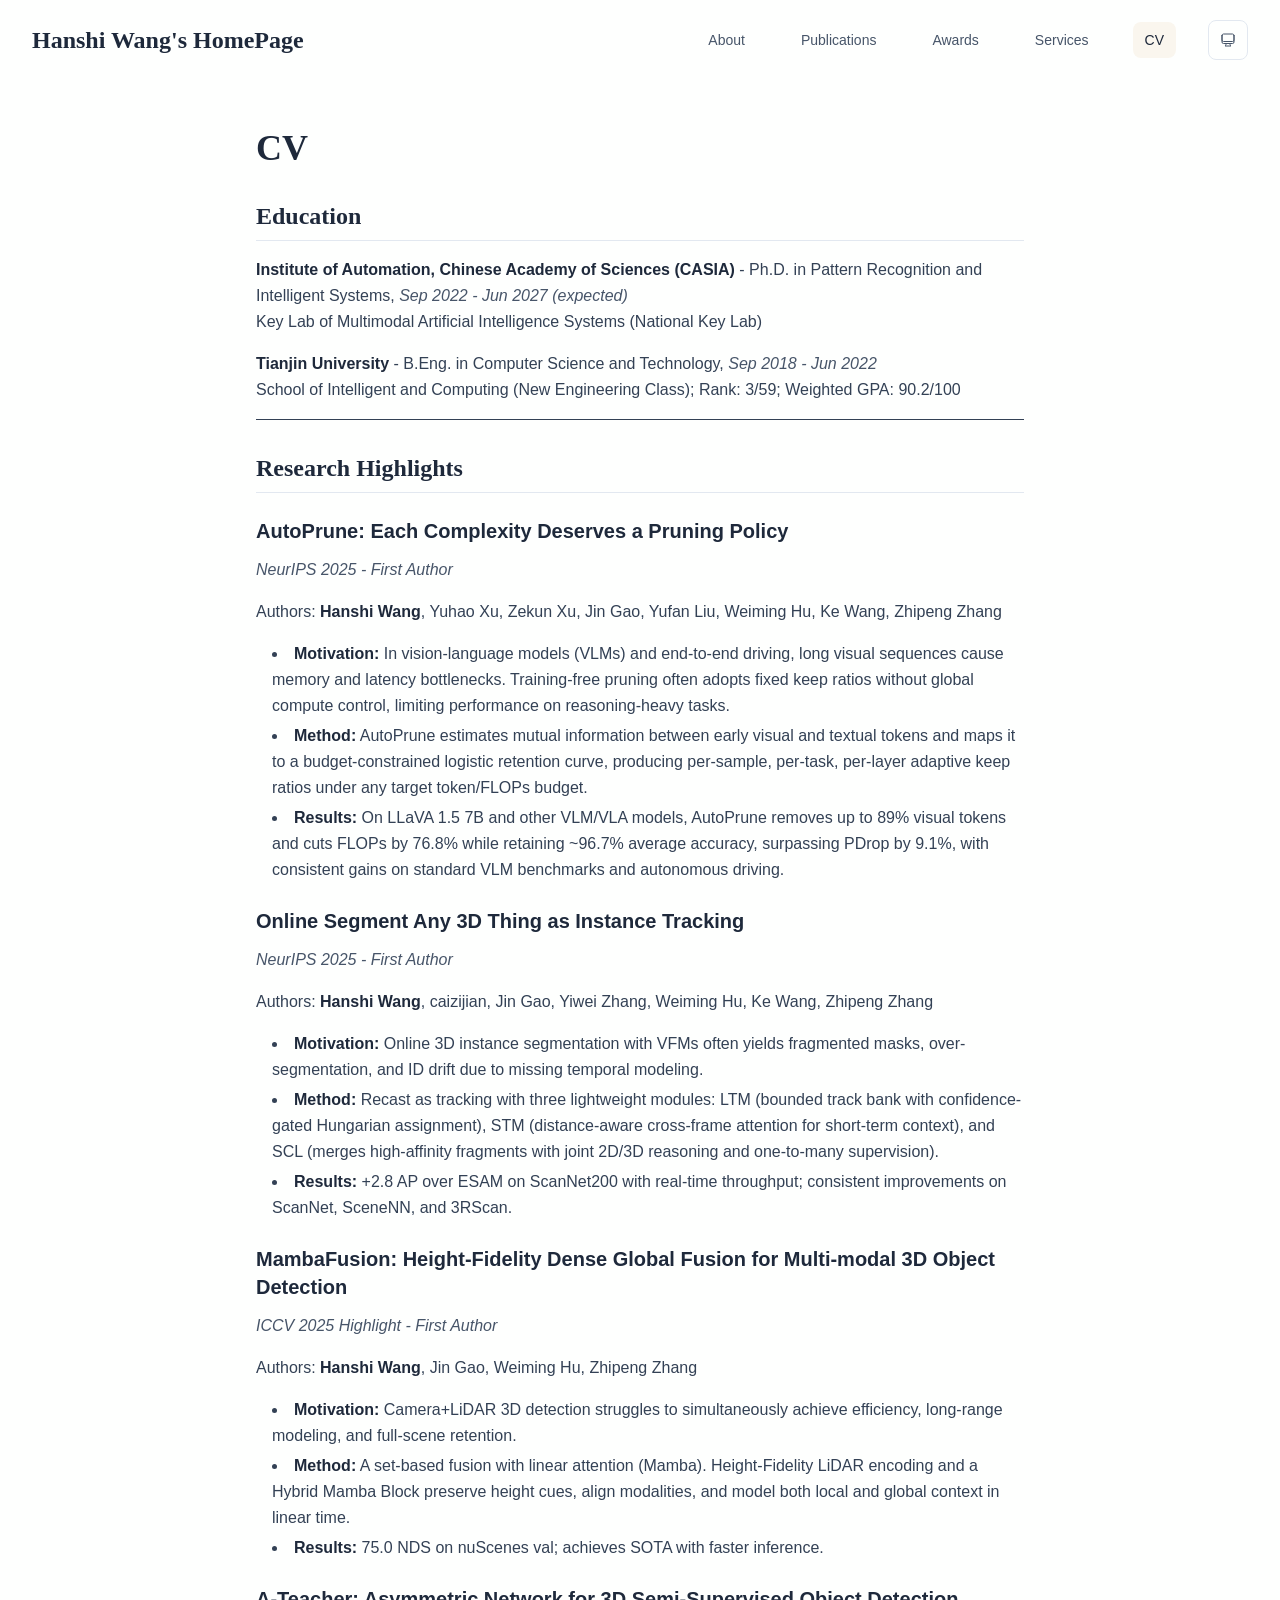
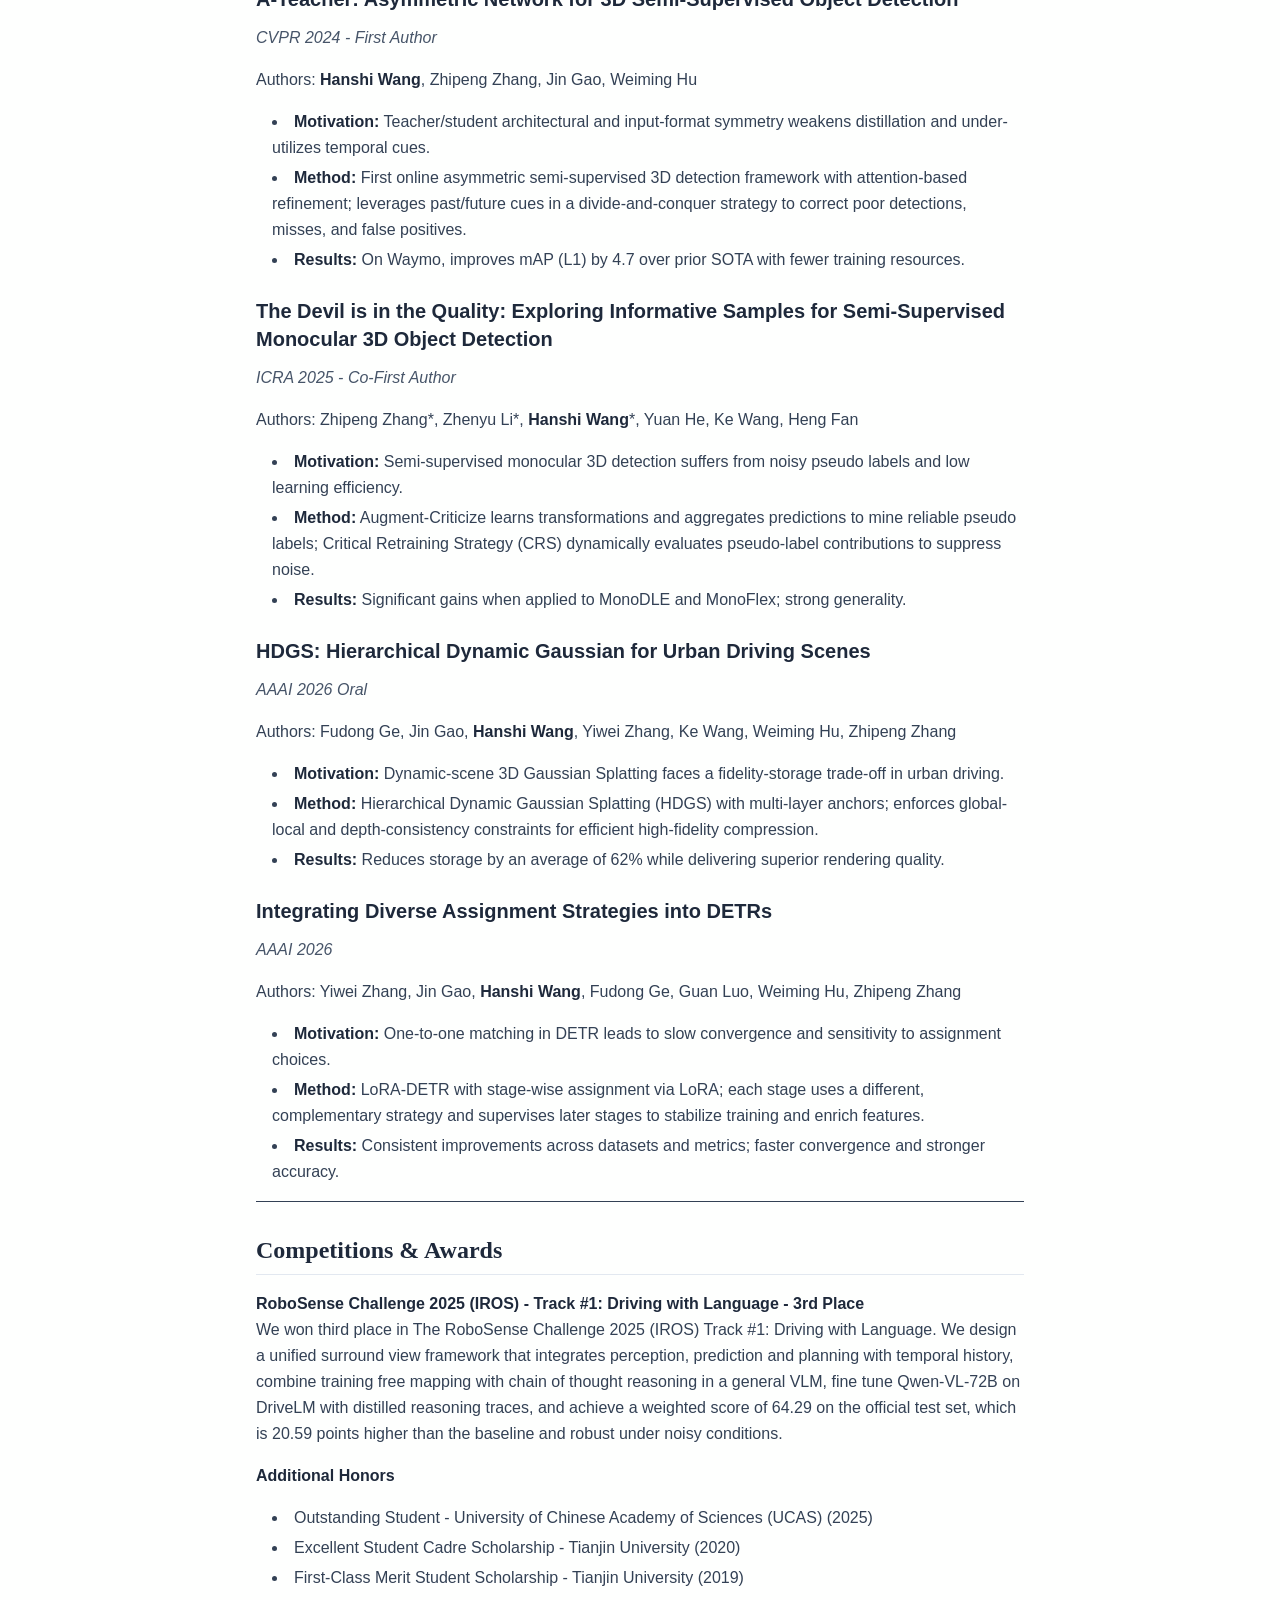
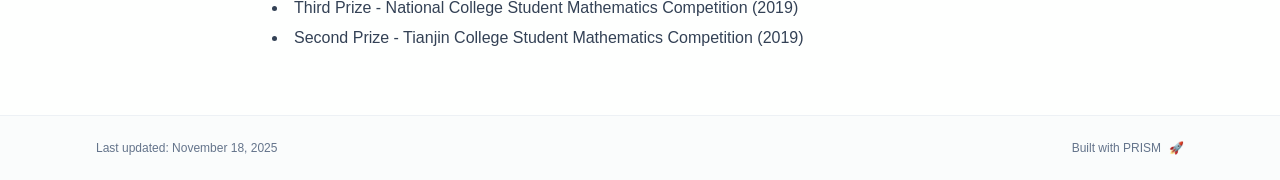
<file: cv/index.html>
<!DOCTYPE html><html lang="en" class="scroll-smooth"><head><meta charSet="utf-8"/><meta name="viewport" content="width=device-width, initial-scale=1"/><link rel="stylesheet" href="/_next/static/css/fd19a1b99bfe5264.css" data-precedence="next"/><link rel="preload" as="script" fetchPriority="low" href="/_next/static/chunks/webpack-dcf9f18cf6e4eb9d.js"/><script src="/_next/static/chunks/4bd1b696-70b6d399998de86a.js" async=""></script><script src="/_next/static/chunks/684-50096e198fb40285.js" async=""></script><script src="/_next/static/chunks/main-app-04442ff7e82ddfff.js" async=""></script><script src="/_next/static/chunks/161-26b68443731f0363.js" async=""></script><script src="/_next/static/chunks/874-196dbf0660d69360.js" async=""></script><script src="/_next/static/chunks/560-dc25b2d8b8d763b3.js" async=""></script><script src="/_next/static/chunks/app/layout-bad29ffcb920f3d7.js" async=""></script><script src="/_next/static/chunks/12-4b59b9520356f054.js" async=""></script><script src="/_next/static/chunks/748-de18471bd34a4805.js" async=""></script><script src="/_next/static/chunks/app/%5Bslug%5D/page-e0691c94f734b30d.js" async=""></script><link rel="icon" href="/favicon.svg" type="image/svg+xml"/><link rel="dns-prefetch" href="https://google-fonts.jialeliu.com"/><link rel="preconnect" href="https://google-fonts.jialeliu.com" crossorigin=""/><link rel="preload" as="style" href="https://google-fonts.jialeliu.com/css2?family=Inter:wght@300;400;500;600;700&amp;family=Crimson+Text:ital,wght@0,400;0,600;1,400&amp;display=swap"/><link rel="stylesheet" id="gfonts-css" href="https://google-fonts.jialeliu.com/css2?family=Inter:wght@300;400;500;600;700&amp;family=Crimson+Text:ital,wght@0,400;0,600;1,400&amp;display=swap" media="print"/><script>
              (function(){
                var l = document.getElementById('gfonts-css');
                if (!l) return;
                if (l.media !== 'all') {
                  l.addEventListener('load', function(){ try { l.media = 'all'; } catch(e){} });
                }
              })();
            </script><noscript><link rel="stylesheet" href="https://google-fonts.jialeliu.com/css2?family=Inter:wght@300;400;500;600;700&amp;family=Crimson+Text:ital,wght@0,400;0,600;1,400&amp;display=swap"/></noscript><script>
              try {
                const theme = localStorage.getItem('theme-storage');
                const parsed = theme ? JSON.parse(theme) : null;
                const setting = parsed?.state?.theme || 'system';
                const prefersDark = typeof window !== 'undefined' && window.matchMedia && window.matchMedia('(prefers-color-scheme: dark)').matches;
                const effective = setting === 'dark' ? 'dark' : (setting === 'light' ? 'light' : (prefersDark ? 'dark' : 'light'));
                var root = document.documentElement;
                root.classList.add(effective);
                root.setAttribute('data-theme', effective);
              } catch (e) {
                var root = document.documentElement;
                root.classList.add('light');
                root.setAttribute('data-theme', 'light');
              }
            </script><title>CV | Hanshi Wang&#x27;s HomePage</title><meta name="author" content="Hanshi Wang"/><meta name="keywords" content="Hanshi Wang,PhD,Research,CASIA, Chinese Academy of Sciences"/><meta name="creator" content="Hanshi Wang"/><meta name="publisher" content="Hanshi Wang"/><meta property="og:title" content="Hanshi Wang&#x27;s HomePage"/><meta property="og:description" content="PhD student at the University of Example."/><meta property="og:site_name" content="Hanshi Wang&#x27;s Academic Website"/><meta property="og:locale" content="en_US"/><meta property="og:type" content="website"/><meta name="twitter:card" content="summary"/><meta name="twitter:title" content="Hanshi Wang&#x27;s HomePage"/><meta name="twitter:description" content="PhD student at the University of Example."/><link rel="icon" href="/favicon.svg"/><script>document.querySelectorAll('body link[rel="icon"], body link[rel="apple-touch-icon"]').forEach(el => document.head.appendChild(el))</script><script src="/_next/static/chunks/polyfills-42372ed130431b0a.js" noModule=""></script></head><body class="font-sans antialiased"><div style="visibility:hidden"><nav class="fixed top-0 left-0 right-0 z-50" data-headlessui-state=""><div class="transition-all duration-300 ease-out bg-transparent" style="transform:translateY(-100px)"><div class="max-w-7xl mx-auto px-4 sm:px-6 lg:px-8"><div class="flex justify-between items-center h-16 lg:h-20"><div class="flex-shrink-0" tabindex="0"><a class="text-xl lg:text-2xl font-serif font-semibold text-primary hover:text-accent transition-colors duration-200" href="/">Hanshi Wang&#x27;s HomePage</a></div><div class="hidden lg:block"><div class="ml-10 flex items-center space-x-8"><div class="flex items-baseline space-x-8"><a class="relative px-3 py-2 text-sm font-medium transition-all duration-200 rounded hover:bg-accent/10 hover:shadow-sm text-neutral-600 hover:text-primary" href="/"><span class="relative z-10">About</span></a><a class="relative px-3 py-2 text-sm font-medium transition-all duration-200 rounded hover:bg-accent/10 hover:shadow-sm text-neutral-600 hover:text-primary" href="/publications/"><span class="relative z-10">Publications</span></a><a class="relative px-3 py-2 text-sm font-medium transition-all duration-200 rounded hover:bg-accent/10 hover:shadow-sm text-neutral-600 hover:text-primary" href="/awards/"><span class="relative z-10">Awards</span></a><a class="relative px-3 py-2 text-sm font-medium transition-all duration-200 rounded hover:bg-accent/10 hover:shadow-sm text-neutral-600 hover:text-primary" href="/services/"><span class="relative z-10">Services</span></a><a class="relative px-3 py-2 text-sm font-medium transition-all duration-200 rounded hover:bg-accent/10 hover:shadow-sm text-primary" href="/cv/"><span class="relative z-10">CV</span><div class="absolute inset-0 bg-accent/10 rounded-lg"></div></a></div><div class="flex items-center justify-center w-10 h-10 rounded-lg border border-neutral-200 dark:border-[rgba(148,163,184,0.24)] bg-background dark:bg-neutral-800"><div class="w-4 h-4 rounded-full bg-neutral-300 animate-pulse"></div></div></div></div><div class="lg:hidden flex items-center space-x-2"><div class="flex items-center justify-center w-10 h-10 rounded-lg border border-neutral-200 dark:border-[rgba(148,163,184,0.24)] bg-background dark:bg-neutral-800"><div class="w-4 h-4 rounded-full bg-neutral-300 animate-pulse"></div></div><button class="inline-flex items-center justify-center p-2 rounded-md text-neutral-600 hover:text-primary hover:bg-neutral-100 dark:hover:bg-neutral-800 focus:outline-none focus:ring-2 focus:ring-inset focus:ring-accent transition-colors duration-200" id="headlessui-disclosure-button-«R5pdb»" type="button" aria-expanded="false" data-headlessui-state=""><span class="sr-only">Open main menu</span><div><svg xmlns="http://www.w3.org/2000/svg" fill="none" viewBox="0 0 24 24" stroke-width="1.5" stroke="currentColor" aria-hidden="true" data-slot="icon" class="block h-6 w-6"><path stroke-linecap="round" stroke-linejoin="round" d="M3.75 6.75h16.5M3.75 12h16.5m-16.5 5.25h16.5"></path></svg></div></button></div></div></div></div></nav><main class="min-h-screen pt-16 lg:pt-20"><div class="max-w-4xl mx-auto px-4 sm:px-6 lg:px-8 py-12"><div class="max-w-3xl mx-auto" style="opacity:0;transform:translateY(20px)"><h1 class="text-4xl font-serif font-bold text-primary mb-4">CV</h1><div class="text-neutral-700 dark:text-neutral-600 leading-relaxed"><h2 class="text-2xl font-serif font-bold text-primary mt-8 mb-4 border-b border-neutral-200 dark:border-neutral-800 pb-2">Education</h2>
<p class="mb-4 last:mb-0"><strong class="font-semibold text-primary">Institute of Automation, Chinese Academy of Sciences (CASIA)</strong> - Ph.D. in Pattern Recognition and Intelligent Systems, <em class="italic text-neutral-600 dark:text-neutral-500">Sep 2022 - Jun 2027 (expected)</em><br/>
<!-- -->Key Lab of Multimodal Artificial Intelligence Systems (National Key Lab)</p>
<p class="mb-4 last:mb-0"><strong class="font-semibold text-primary">Tianjin University</strong> - B.Eng. in Computer Science and Technology, <em class="italic text-neutral-600 dark:text-neutral-500">Sep 2018 - Jun 2022</em><br/>
<!-- -->School of Intelligent and Computing (New Engineering Class); Rank: 3/59; Weighted GPA: 90.2/100</p>
<hr/>
<h2 class="text-2xl font-serif font-bold text-primary mt-8 mb-4 border-b border-neutral-200 dark:border-neutral-800 pb-2">Research Highlights</h2>
<h3 class="text-xl font-semibold text-primary mt-6 mb-3">AutoPrune: Each Complexity Deserves a Pruning Policy</h3>
<p class="mb-4 last:mb-0"><em class="italic text-neutral-600 dark:text-neutral-500">NeurIPS 2025 - First Author</em></p>
<p class="mb-4 last:mb-0">Authors: <strong class="font-semibold text-primary">Hanshi Wang</strong>, Yuhao Xu, Zekun Xu, Jin Gao, Yufan Liu, Weiming Hu, Ke Wang, Zhipeng Zhang</p>
<ul class="list-disc list-inside mb-4 space-y-1 ml-4">
<li class="mb-1"><strong class="font-semibold text-primary">Motivation:</strong> In vision-language models (VLMs) and end-to-end driving, long visual sequences cause memory and latency bottlenecks. Training-free pruning often adopts fixed keep ratios without global compute control, limiting performance on reasoning-heavy tasks.</li>
<li class="mb-1"><strong class="font-semibold text-primary">Method:</strong> AutoPrune estimates mutual information between early visual and textual tokens and maps it to a budget-constrained logistic retention curve, producing per-sample, per-task, per-layer adaptive keep ratios under any target token/FLOPs budget.</li>
<li class="mb-1"><strong class="font-semibold text-primary">Results:</strong> On LLaVA 1.5 7B and other VLM/VLA models, AutoPrune removes up to 89% visual tokens and cuts FLOPs by 76.8% while retaining ~96.7% average accuracy, surpassing PDrop by 9.1%, with consistent gains on standard VLM benchmarks and autonomous driving.</li>
</ul>
<h3 class="text-xl font-semibold text-primary mt-6 mb-3">Online Segment Any 3D Thing as Instance Tracking</h3>
<p class="mb-4 last:mb-0"><em class="italic text-neutral-600 dark:text-neutral-500">NeurIPS 2025 - First Author</em></p>
<p class="mb-4 last:mb-0">Authors: <strong class="font-semibold text-primary">Hanshi Wang</strong>, caizijian, Jin Gao, Yiwei Zhang, Weiming Hu, Ke Wang, Zhipeng Zhang</p>
<ul class="list-disc list-inside mb-4 space-y-1 ml-4">
<li class="mb-1"><strong class="font-semibold text-primary">Motivation:</strong> Online 3D instance segmentation with VFMs often yields fragmented masks, over-segmentation, and ID drift due to missing temporal modeling.</li>
<li class="mb-1"><strong class="font-semibold text-primary">Method:</strong> Recast as tracking with three lightweight modules: LTM (bounded track bank with confidence-gated Hungarian assignment), STM (distance-aware cross-frame attention for short-term context), and SCL (merges high-affinity fragments with joint 2D/3D reasoning and one-to-many supervision).</li>
<li class="mb-1"><strong class="font-semibold text-primary">Results:</strong> +2.8 AP over ESAM on ScanNet200 with real-time throughput; consistent improvements on ScanNet, SceneNN, and 3RScan.</li>
</ul>
<h3 class="text-xl font-semibold text-primary mt-6 mb-3">MambaFusion: Height-Fidelity Dense Global Fusion for Multi-modal 3D Object Detection</h3>
<p class="mb-4 last:mb-0"><em class="italic text-neutral-600 dark:text-neutral-500">ICCV 2025 Highlight - First Author</em></p>
<p class="mb-4 last:mb-0">Authors: <strong class="font-semibold text-primary">Hanshi Wang</strong>, Jin Gao, Weiming Hu, Zhipeng Zhang</p>
<ul class="list-disc list-inside mb-4 space-y-1 ml-4">
<li class="mb-1"><strong class="font-semibold text-primary">Motivation:</strong> Camera+LiDAR 3D detection struggles to simultaneously achieve efficiency, long-range modeling, and full-scene retention.</li>
<li class="mb-1"><strong class="font-semibold text-primary">Method:</strong> A set-based fusion with linear attention (Mamba). Height-Fidelity LiDAR encoding and a Hybrid Mamba Block preserve height cues, align modalities, and model both local and global context in linear time.</li>
<li class="mb-1"><strong class="font-semibold text-primary">Results:</strong> 75.0 NDS on nuScenes val; achieves SOTA with faster inference.</li>
</ul>
<h3 class="text-xl font-semibold text-primary mt-6 mb-3">A-Teacher: Asymmetric Network for 3D Semi-Supervised Object Detection</h3>
<p class="mb-4 last:mb-0"><em class="italic text-neutral-600 dark:text-neutral-500">CVPR 2024 - First Author</em></p>
<p class="mb-4 last:mb-0">Authors: <strong class="font-semibold text-primary">Hanshi Wang</strong>, Zhipeng Zhang, Jin Gao, Weiming Hu</p>
<ul class="list-disc list-inside mb-4 space-y-1 ml-4">
<li class="mb-1"><strong class="font-semibold text-primary">Motivation:</strong> Teacher/student architectural and input-format symmetry weakens distillation and under-utilizes temporal cues.</li>
<li class="mb-1"><strong class="font-semibold text-primary">Method:</strong> First online asymmetric semi-supervised 3D detection framework with attention-based refinement; leverages past/future cues in a divide-and-conquer strategy to correct poor detections, misses, and false positives.</li>
<li class="mb-1"><strong class="font-semibold text-primary">Results:</strong> On Waymo, improves mAP (L1) by 4.7 over prior SOTA with fewer training resources.</li>
</ul>
<h3 class="text-xl font-semibold text-primary mt-6 mb-3">The Devil is in the Quality: Exploring Informative Samples for Semi-Supervised Monocular 3D Object Detection</h3>
<p class="mb-4 last:mb-0"><em class="italic text-neutral-600 dark:text-neutral-500">ICRA 2025 - Co-First Author</em></p>
<p class="mb-4 last:mb-0">Authors: Zhipeng Zhang*, Zhenyu Li*, <strong class="font-semibold text-primary">Hanshi Wang</strong>*, Yuan He, Ke Wang, Heng Fan</p>
<ul class="list-disc list-inside mb-4 space-y-1 ml-4">
<li class="mb-1"><strong class="font-semibold text-primary">Motivation:</strong> Semi-supervised monocular 3D detection suffers from noisy pseudo labels and low learning efficiency.</li>
<li class="mb-1"><strong class="font-semibold text-primary">Method:</strong> Augment-Criticize learns transformations and aggregates predictions to mine reliable pseudo labels; Critical Retraining Strategy (CRS) dynamically evaluates pseudo-label contributions to suppress noise.</li>
<li class="mb-1"><strong class="font-semibold text-primary">Results:</strong> Significant gains when applied to MonoDLE and MonoFlex; strong generality.</li>
</ul>
<h3 class="text-xl font-semibold text-primary mt-6 mb-3">HDGS: Hierarchical Dynamic Gaussian for Urban Driving Scenes</h3>
<p class="mb-4 last:mb-0"><em class="italic text-neutral-600 dark:text-neutral-500">AAAI 2026 Oral</em></p>
<p class="mb-4 last:mb-0">Authors: Fudong Ge, Jin Gao, <strong class="font-semibold text-primary">Hanshi Wang</strong>, Yiwei Zhang, Ke Wang, Weiming Hu, Zhipeng Zhang</p>
<ul class="list-disc list-inside mb-4 space-y-1 ml-4">
<li class="mb-1"><strong class="font-semibold text-primary">Motivation:</strong> Dynamic-scene 3D Gaussian Splatting faces a fidelity-storage trade-off in urban driving.</li>
<li class="mb-1"><strong class="font-semibold text-primary">Method:</strong> Hierarchical Dynamic Gaussian Splatting (HDGS) with multi-layer anchors; enforces global-local and depth-consistency constraints for efficient high-fidelity compression.</li>
<li class="mb-1"><strong class="font-semibold text-primary">Results:</strong> Reduces storage by an average of 62% while delivering superior rendering quality.</li>
</ul>
<h3 class="text-xl font-semibold text-primary mt-6 mb-3">Integrating Diverse Assignment Strategies into DETRs</h3>
<p class="mb-4 last:mb-0"><em class="italic text-neutral-600 dark:text-neutral-500">AAAI 2026</em></p>
<p class="mb-4 last:mb-0">Authors: Yiwei Zhang, Jin Gao, <strong class="font-semibold text-primary">Hanshi Wang</strong>, Fudong Ge, Guan Luo, Weiming Hu, Zhipeng Zhang</p>
<ul class="list-disc list-inside mb-4 space-y-1 ml-4">
<li class="mb-1"><strong class="font-semibold text-primary">Motivation:</strong> One-to-one matching in DETR leads to slow convergence and sensitivity to assignment choices.</li>
<li class="mb-1"><strong class="font-semibold text-primary">Method:</strong> LoRA-DETR with stage-wise assignment via LoRA; each stage uses a different, complementary strategy and supervises later stages to stabilize training and enrich features.</li>
<li class="mb-1"><strong class="font-semibold text-primary">Results:</strong> Consistent improvements across datasets and metrics; faster convergence and stronger accuracy.</li>
</ul>
<hr/>
<h2 class="text-2xl font-serif font-bold text-primary mt-8 mb-4 border-b border-neutral-200 dark:border-neutral-800 pb-2">Competitions &amp; Awards</h2>
<p class="mb-4 last:mb-0"><strong class="font-semibold text-primary">RoboSense Challenge 2025 (IROS) - Track #1: Driving with Language - 3rd Place</strong><br/>
<!-- -->We won third place in The RoboSense Challenge 2025 (IROS) Track #1: Driving with Language. We design a unified surround view framework that integrates perception, prediction and planning with temporal history, combine training free mapping with chain of thought reasoning in a general VLM, fine tune Qwen-VL-72B on DriveLM with distilled reasoning traces, and achieve a weighted score of 64.29 on the official test set, which is 20.59 points higher than the baseline and robust under noisy conditions.</p>
<p class="mb-4 last:mb-0"><strong class="font-semibold text-primary">Additional Honors</strong></p>
<ul class="list-disc list-inside mb-4 space-y-1 ml-4">
<li class="mb-1">Outstanding Student - University of Chinese Academy of Sciences (UCAS) (2025)</li>
<li class="mb-1">Excellent Student Cadre Scholarship - Tianjin University (2020)</li>
<li class="mb-1">First-Class Merit Student Scholarship - Tianjin University (2019)</li>
<li class="mb-1">Third Prize - National College Student Mathematics Competition (2019)</li>
<li class="mb-1">Second Prize - Tianjin College Student Mathematics Competition (2019)</li>
</ul></div></div></div><!--$--><!--/$--><!--$--><!--/$--></main><footer class="border-t border-neutral-200/50 bg-neutral-50/50 dark:bg-neutral-900/50 dark:border-neutral-700/50"><div class="max-w-6xl mx-auto px-4 sm:px-6 lg:px-8 py-6"><div class="flex flex-col sm:flex-row justify-between items-center gap-2"><p class="text-xs text-neutral-500">Last updated: <!-- -->November 18, 2025</p><p class="text-xs text-neutral-500 flex items-center"><a href="https://github.com/xyjoey/PRISM" target="_blank" rel="noopener noreferrer">Built with PRISM</a><span class="ml-2">🚀</span></p></div></div></footer></div><script src="/_next/static/chunks/webpack-dcf9f18cf6e4eb9d.js" async=""></script><script>(self.__next_f=self.__next_f||[]).push([0])</script><script>self.__next_f.push([1,"1:\"$Sreact.fragment\"\n2:I[3719,[\"161\",\"static/chunks/161-26b68443731f0363.js\",\"874\",\"static/chunks/874-196dbf0660d69360.js\",\"560\",\"static/chunks/560-dc25b2d8b8d763b3.js\",\"177\",\"static/chunks/app/layout-bad29ffcb920f3d7.js\"],\"ThemeProvider\"]\n3:I[768,[\"161\",\"static/chunks/161-26b68443731f0363.js\",\"874\",\"static/chunks/874-196dbf0660d69360.js\",\"560\",\"static/chunks/560-dc25b2d8b8d763b3.js\",\"177\",\"static/chunks/app/layout-bad29ffcb920f3d7.js\"],\"default\"]\n4:I[7555,[],\"\"]\n5:I[1295,[],\"\"]\n6:I[2548,[\"161\",\"static/chunks/161-26b68443731f0363.js\",\"874\",\"static/chunks/874-196dbf0660d69360.js\",\"560\",\"static/chunks/560-dc25b2d8b8d763b3.js\",\"177\",\"static/chunks/app/layout-bad29ffcb920f3d7.js\"],\"default\"]\n8:I[9665,[],\"MetadataBoundary\"]\na:I[9665,[],\"OutletBoundary\"]\nd:I[4911,[],\"AsyncMetadataOutlet\"]\nf:I[9665,[],\"ViewportBoundary\"]\n11:I[6614,[],\"\"]\n:HL[\"/_next/static/css/fd19a1b99bfe5264.css\",\"style\"]\n"])</script><script>self.__next_f.push([1,"0:{\"P\":null,\"b\":\"sET6IJ1sosHppP6c1C1ap\",\"p\":\"\",\"c\":[\"\",\"cv\",\"\"],\"i\":false,\"f\":[[[\"\",{\"children\":[[\"slug\",\"cv\",\"d\"],{\"children\":[\"__PAGE__\",{}]}]},\"$undefined\",\"$undefined\",true],[\"\",[\"$\",\"$1\",\"c\",{\"children\":[[[\"$\",\"link\",\"0\",{\"rel\":\"stylesheet\",\"href\":\"/_next/static/css/fd19a1b99bfe5264.css\",\"precedence\":\"next\",\"crossOrigin\":\"$undefined\",\"nonce\":\"$undefined\"}]],[\"$\",\"html\",null,{\"lang\":\"en\",\"className\":\"scroll-smooth\",\"suppressHydrationWarning\":true,\"children\":[[\"$\",\"head\",null,{\"children\":[[\"$\",\"link\",null,{\"rel\":\"icon\",\"href\":\"/favicon.svg\",\"type\":\"image/svg+xml\"}],[\"$\",\"link\",null,{\"rel\":\"dns-prefetch\",\"href\":\"https://google-fonts.jialeliu.com\"}],[\"$\",\"link\",null,{\"rel\":\"preconnect\",\"href\":\"https://google-fonts.jialeliu.com\",\"crossOrigin\":\"\"}],[\"$\",\"link\",null,{\"rel\":\"preload\",\"as\":\"style\",\"href\":\"https://google-fonts.jialeliu.com/css2?family=Inter:wght@300;400;500;600;700\u0026family=Crimson+Text:ital,wght@0,400;0,600;1,400\u0026display=swap\"}],[\"$\",\"link\",null,{\"rel\":\"stylesheet\",\"id\":\"gfonts-css\",\"href\":\"https://google-fonts.jialeliu.com/css2?family=Inter:wght@300;400;500;600;700\u0026family=Crimson+Text:ital,wght@0,400;0,600;1,400\u0026display=swap\",\"media\":\"print\"}],[\"$\",\"script\",null,{\"dangerouslySetInnerHTML\":{\"__html\":\"\\n              (function(){\\n                var l = document.getElementById('gfonts-css');\\n                if (!l) return;\\n                if (l.media !== 'all') {\\n                  l.addEventListener('load', function(){ try { l.media = 'all'; } catch(e){} });\\n                }\\n              })();\\n            \"}}],[\"$\",\"noscript\",null,{\"children\":[\"$\",\"link\",null,{\"rel\":\"stylesheet\",\"href\":\"https://google-fonts.jialeliu.com/css2?family=Inter:wght@300;400;500;600;700\u0026family=Crimson+Text:ital,wght@0,400;0,600;1,400\u0026display=swap\"}]}],[\"$\",\"script\",null,{\"dangerouslySetInnerHTML\":{\"__html\":\"\\n              try {\\n                const theme = localStorage.getItem('theme-storage');\\n                const parsed = theme ? JSON.parse(theme) : null;\\n                const setting = parsed?.state?.theme || 'system';\\n                const prefersDark = typeof window !== 'undefined' \u0026\u0026 window.matchMedia \u0026\u0026 window.matchMedia('(prefers-color-scheme: dark)').matches;\\n                const effective = setting === 'dark' ? 'dark' : (setting === 'light' ? 'light' : (prefersDark ? 'dark' : 'light'));\\n                var root = document.documentElement;\\n                root.classList.add(effective);\\n                root.setAttribute('data-theme', effective);\\n              } catch (e) {\\n                var root = document.documentElement;\\n                root.classList.add('light');\\n                root.setAttribute('data-theme', 'light');\\n              }\\n            \"}}]]}],[\"$\",\"body\",null,{\"className\":\"font-sans antialiased\",\"children\":[\"$\",\"$L2\",null,{\"children\":[[\"$\",\"$L3\",null,{\"items\":[{\"title\":\"About\",\"type\":\"page\",\"target\":\"about\",\"href\":\"/\"},{\"title\":\"Publications\",\"type\":\"page\",\"target\":\"publications\",\"href\":\"/publications\"},{\"title\":\"Awards\",\"type\":\"page\",\"target\":\"awards\",\"href\":\"/awards\"},{\"title\":\"Services\",\"type\":\"page\",\"target\":\"services\",\"href\":\"/services\"},{\"title\":\"CV\",\"type\":\"page\",\"target\":\"cv\",\"href\":\"/cv\"}],\"siteTitle\":\"Hanshi Wang's HomePage\",\"enableOnePageMode\":false}],[\"$\",\"main\",null,{\"className\":\"min-h-screen pt-16 lg:pt-20\",\"children\":[\"$\",\"$L4\",null,{\"parallelRouterKey\":\"children\",\"error\":\"$undefined\",\"errorStyles\":\"$undefined\",\"errorScripts\":\"$undefined\",\"template\":[\"$\",\"$L5\",null,{}],\"templateStyles\":\"$undefined\",\"templateScripts\":\"$undefined\",\"notFound\":[[[\"$\",\"title\",null,{\"children\":\"404: This page could not be found.\"}],[\"$\",\"div\",null,{\"style\":{\"fontFamily\":\"system-ui,\\\"Segoe UI\\\",Roboto,Helvetica,Arial,sans-serif,\\\"Apple Color Emoji\\\",\\\"Segoe UI Emoji\\\"\",\"height\":\"100vh\",\"textAlign\":\"center\",\"display\":\"flex\",\"flexDirection\":\"column\",\"alignItems\":\"center\",\"justifyContent\":\"center\"},\"children\":[\"$\",\"div\",null,{\"children\":[[\"$\",\"style\",null,{\"dangerouslySetInnerHTML\":{\"__html\":\"body{color:#000;background:#fff;margin:0}.next-error-h1{border-right:1px solid rgba(0,0,0,.3)}@media (prefers-color-scheme:dark){body{color:#fff;background:#000}.next-error-h1{border-right:1px solid rgba(255,255,255,.3)}}\"}}],[\"$\",\"h1\",null,{\"className\":\"next-error-h1\",\"style\":{\"display\":\"inline-block\",\"margin\":\"0 20px 0 0\",\"padding\":\"0 23px 0 0\",\"fontSize\":24,\"fontWeight\":500,\"verticalAlign\":\"top\",\"lineHeight\":\"49px\"},\"children\":404}],[\"$\",\"div\",null,{\"style\":{\"display\":\"inline-block\"},\"children\":[\"$\",\"h2\",null,{\"style\":{\"fontSize\":14,\"fontWeight\":400,\"lineHeight\":\"49px\",\"margin\":0},\"children\":\"This page could not be found.\"}]}]]}]}]],[]],\"forbidden\":\"$undefined\",\"unauthorized\":\"$undefined\"}]}],[\"$\",\"$L6\",null,{\"lastUpdated\":\"November 18, 2025\"}]]}]}]]}]]}],{\"children\":[[\"slug\",\"cv\",\"d\"],[\"$\",\"$1\",\"c\",{\"children\":[null,[\"$\",\"$L4\",null,{\"parallelRouterKey\":\"children\",\"error\":\"$undefined\",\"errorStyles\":\"$undefined\",\"errorScripts\":\"$undefined\",\"template\":[\"$\",\"$L5\",null,{}],\"templateStyles\":\"$undefined\",\"templateScripts\":\"$undefined\",\"notFound\":\"$undefined\",\"forbidden\":\"$undefined\",\"unauthorized\":\"$undefined\"}]]}],{\"children\":[\"__PAGE__\",[\"$\",\"$1\",\"c\",{\"children\":[\"$L7\",[\"$\",\"$L8\",null,{\"children\":\"$L9\"}],null,[\"$\",\"$La\",null,{\"children\":[\"$Lb\",\"$Lc\",[\"$\",\"$Ld\",null,{\"promise\":\"$@e\"}]]}]]}],{},null,false]},null,false]},null,false],[\"$\",\"$1\",\"h\",{\"children\":[null,[\"$\",\"$1\",\"eB0cyf8r30caO1uHKlnMc\",{\"children\":[[\"$\",\"$Lf\",null,{\"children\":\"$L10\"}],null]}],null]}],false]],\"m\":\"$undefined\",\"G\":[\"$11\",\"$undefined\"],\"s\":false,\"S\":true}\n"])</script><script>self.__next_f.push([1,"12:\"$Sreact.suspense\"\n13:I[4911,[],\"AsyncMetadata\"]\n15:I[4059,[\"161\",\"static/chunks/161-26b68443731f0363.js\",\"12\",\"static/chunks/12-4b59b9520356f054.js\",\"748\",\"static/chunks/748-de18471bd34a4805.js\",\"182\",\"static/chunks/app/%5Bslug%5D/page-e0691c94f734b30d.js\"],\"default\"]\n9:[\"$\",\"$12\",null,{\"fallback\":null,\"children\":[\"$\",\"$L13\",null,{\"promise\":\"$@14\"}]}]\n16:T1868,"])</script><script>self.__next_f.push([1,"## Education\n\n**Institute of Automation, Chinese Academy of Sciences (CASIA)** - Ph.D. in Pattern Recognition and Intelligent Systems, *Sep 2022 - Jun 2027 (expected)*  \nKey Lab of Multimodal Artificial Intelligence Systems (National Key Lab)\n\n**Tianjin University** - B.Eng. in Computer Science and Technology, *Sep 2018 - Jun 2022*  \nSchool of Intelligent and Computing (New Engineering Class); Rank: 3/59; Weighted GPA: 90.2/100\n\n---\n\n## Research Highlights\n\n### AutoPrune: Each Complexity Deserves a Pruning Policy\n_NeurIPS 2025 - First Author_\n\nAuthors: **Hanshi Wang**, Yuhao Xu, Zekun Xu, Jin Gao, Yufan Liu, Weiming Hu, Ke Wang, Zhipeng Zhang\n\n- **Motivation:** In vision-language models (VLMs) and end-to-end driving, long visual sequences cause memory and latency bottlenecks. Training-free pruning often adopts fixed keep ratios without global compute control, limiting performance on reasoning-heavy tasks.\n- **Method:** AutoPrune estimates mutual information between early visual and textual tokens and maps it to a budget-constrained logistic retention curve, producing per-sample, per-task, per-layer adaptive keep ratios under any target token/FLOPs budget.\n- **Results:** On LLaVA 1.5 7B and other VLM/VLA models, AutoPrune removes up to 89% visual tokens and cuts FLOPs by 76.8% while retaining ~96.7% average accuracy, surpassing PDrop by 9.1%, with consistent gains on standard VLM benchmarks and autonomous driving.\n\n### Online Segment Any 3D Thing as Instance Tracking\n_NeurIPS 2025 - First Author_\n\nAuthors: **Hanshi Wang**, caizijian, Jin Gao, Yiwei Zhang, Weiming Hu, Ke Wang, Zhipeng Zhang\n\n- **Motivation:** Online 3D instance segmentation with VFMs often yields fragmented masks, over-segmentation, and ID drift due to missing temporal modeling.\n- **Method:** Recast as tracking with three lightweight modules: LTM (bounded track bank with confidence-gated Hungarian assignment), STM (distance-aware cross-frame attention for short-term context), and SCL (merges high-affinity fragments with joint 2D/3D reasoning and one-to-many supervision).\n- **Results:** +2.8 AP over ESAM on ScanNet200 with real-time throughput; consistent improvements on ScanNet, SceneNN, and 3RScan.\n\n### MambaFusion: Height-Fidelity Dense Global Fusion for Multi-modal 3D Object Detection\n_ICCV 2025 Highlight - First Author_\n\nAuthors: **Hanshi Wang**, Jin Gao, Weiming Hu, Zhipeng Zhang\n\n- **Motivation:** Camera+LiDAR 3D detection struggles to simultaneously achieve efficiency, long-range modeling, and full-scene retention.\n- **Method:** A set-based fusion with linear attention (Mamba). Height-Fidelity LiDAR encoding and a Hybrid Mamba Block preserve height cues, align modalities, and model both local and global context in linear time.\n- **Results:** 75.0 NDS on nuScenes val; achieves SOTA with faster inference.\n\n### A-Teacher: Asymmetric Network for 3D Semi-Supervised Object Detection\n_CVPR 2024 - First Author_\n\nAuthors: **Hanshi Wang**, Zhipeng Zhang, Jin Gao, Weiming Hu\n\n- **Motivation:** Teacher/student architectural and input-format symmetry weakens distillation and under-utilizes temporal cues.\n- **Method:** First online asymmetric semi-supervised 3D detection framework with attention-based refinement; leverages past/future cues in a divide-and-conquer strategy to correct poor detections, misses, and false positives.\n- **Results:** On Waymo, improves mAP (L1) by 4.7 over prior SOTA with fewer training resources.\n\n### The Devil is in the Quality: Exploring Informative Samples for Semi-Supervised Monocular 3D Object Detection\n_ICRA 2025 - Co-First Author_\n\nAuthors: Zhipeng Zhang*, Zhenyu Li*, **Hanshi Wang***, Yuan He, Ke Wang, Heng Fan\n\n- **Motivation:** Semi-supervised monocular 3D detection suffers from noisy pseudo labels and low learning efficiency.\n- **Method:** Augment-Criticize learns transformations and aggregates predictions to mine reliable pseudo labels; Critical Retraining Strategy (CRS) dynamically evaluates pseudo-label contributions to suppress noise.\n- **Results:** Significant gains when applied to MonoDLE and MonoFlex; strong generality.\n\n### HDGS: Hierarchical Dynamic Gaussian for Urban Driving Scenes\n_AAAI 2026 Oral_\n\nAuthors: Fudong Ge, Jin Gao, **Hanshi Wang**, Yiwei Zhang, Ke Wang, Weiming Hu, Zhipeng Zhang\n\n- **Motivation:** Dynamic-scene 3D Gaussian Splatting faces a fidelity-storage trade-off in urban driving.\n- **Method:** Hierarchical Dynamic Gaussian Splatting (HDGS) with multi-layer anchors; enforces global-local and depth-consistency constraints for efficient high-fidelity compression.\n- **Results:** Reduces storage by an average of 62% while delivering superior rendering quality.\n\n### Integrating Diverse Assignment Strategies into DETRs\n_AAAI 2026_\n\nAuthors: Yiwei Zhang, Jin Gao, **Hanshi Wang**, Fudong Ge, Guan Luo, Weiming Hu, Zhipeng Zhang\n\n- **Motivation:** One-to-one matching in DETR leads to slow convergence and sensitivity to assignment choices.\n- **Method:** LoRA-DETR with stage-wise assignment via LoRA; each stage uses a different, complementary strategy and supervises later stages to stabilize training and enrich features.\n- **Results:** Consistent improvements across datasets and metrics; faster convergence and stronger accuracy.\n\n---\n\n## Competitions \u0026 Awards\n\n**RoboSense Challenge 2025 (IROS) - Track #1: Driving with Language - 3rd Place**  \nWe won third place in The RoboSense Challenge 2025 (IROS) Track #1: Driving with Language. We design a unified surround view framework that integrates perception, prediction and planning with temporal history, combine training free mapping with chain of thought reasoning in a general VLM, fine tune Qwen-VL-72B on DriveLM with distilled reasoning traces, and achieve a weighted score of 64.29 on the official test set, which is 20.59 points higher than the baseline and robust under noisy conditions.\n\n**Additional Honors**  \n- Outstanding Student - University of Chinese Academy of Sciences (UCAS) (2025)  \n- Excellent Student Cadre Scholarship - Tianjin University (2020)  \n- First-Class Merit Student Scholarship - Tianjin University (2019)  \n- Third Prize - National College Student Mathematics Competition (2019)  \n- Second Prize - Tianjin College Student Mathematics Competition (2019)  \n"])</script><script>self.__next_f.push([1,"7:[\"$\",\"div\",null,{\"className\":\"max-w-4xl mx-auto px-4 sm:px-6 lg:px-8 py-12\",\"children\":[false,[\"$\",\"$L15\",null,{\"config\":{\"type\":\"text\",\"title\":\"CV\",\"source\":\"cv.md\"},\"content\":\"$16\"}],false]}]\n"])</script><script>self.__next_f.push([1,"c:null\n"])</script><script>self.__next_f.push([1,"10:[[\"$\",\"meta\",\"0\",{\"charSet\":\"utf-8\"}],[\"$\",\"meta\",\"1\",{\"name\":\"viewport\",\"content\":\"width=device-width, initial-scale=1\"}]]\nb:null\n"])</script><script>self.__next_f.push([1,"14:{\"metadata\":[[\"$\",\"title\",\"0\",{\"children\":\"CV | Hanshi Wang's HomePage\"}],[\"$\",\"meta\",\"1\",{\"name\":\"author\",\"content\":\"Hanshi Wang\"}],[\"$\",\"meta\",\"2\",{\"name\":\"keywords\",\"content\":\"Hanshi Wang,PhD,Research,CASIA, Chinese Academy of Sciences\"}],[\"$\",\"meta\",\"3\",{\"name\":\"creator\",\"content\":\"Hanshi Wang\"}],[\"$\",\"meta\",\"4\",{\"name\":\"publisher\",\"content\":\"Hanshi Wang\"}],[\"$\",\"meta\",\"5\",{\"property\":\"og:title\",\"content\":\"Hanshi Wang's HomePage\"}],[\"$\",\"meta\",\"6\",{\"property\":\"og:description\",\"content\":\"PhD student at the University of Example.\"}],[\"$\",\"meta\",\"7\",{\"property\":\"og:site_name\",\"content\":\"Hanshi Wang's Academic Website\"}],[\"$\",\"meta\",\"8\",{\"property\":\"og:locale\",\"content\":\"en_US\"}],[\"$\",\"meta\",\"9\",{\"property\":\"og:type\",\"content\":\"website\"}],[\"$\",\"meta\",\"10\",{\"name\":\"twitter:card\",\"content\":\"summary\"}],[\"$\",\"meta\",\"11\",{\"name\":\"twitter:title\",\"content\":\"Hanshi Wang's HomePage\"}],[\"$\",\"meta\",\"12\",{\"name\":\"twitter:description\",\"content\":\"PhD student at the University of Example.\"}],[\"$\",\"link\",\"13\",{\"rel\":\"icon\",\"href\":\"/favicon.svg\"}]],\"error\":null,\"digest\":\"$undefined\"}\ne:{\"metadata\":\"$14:metadata\",\"error\":null,\"digest\":\"$undefined\"}\n"])</script></body></html>
</file>
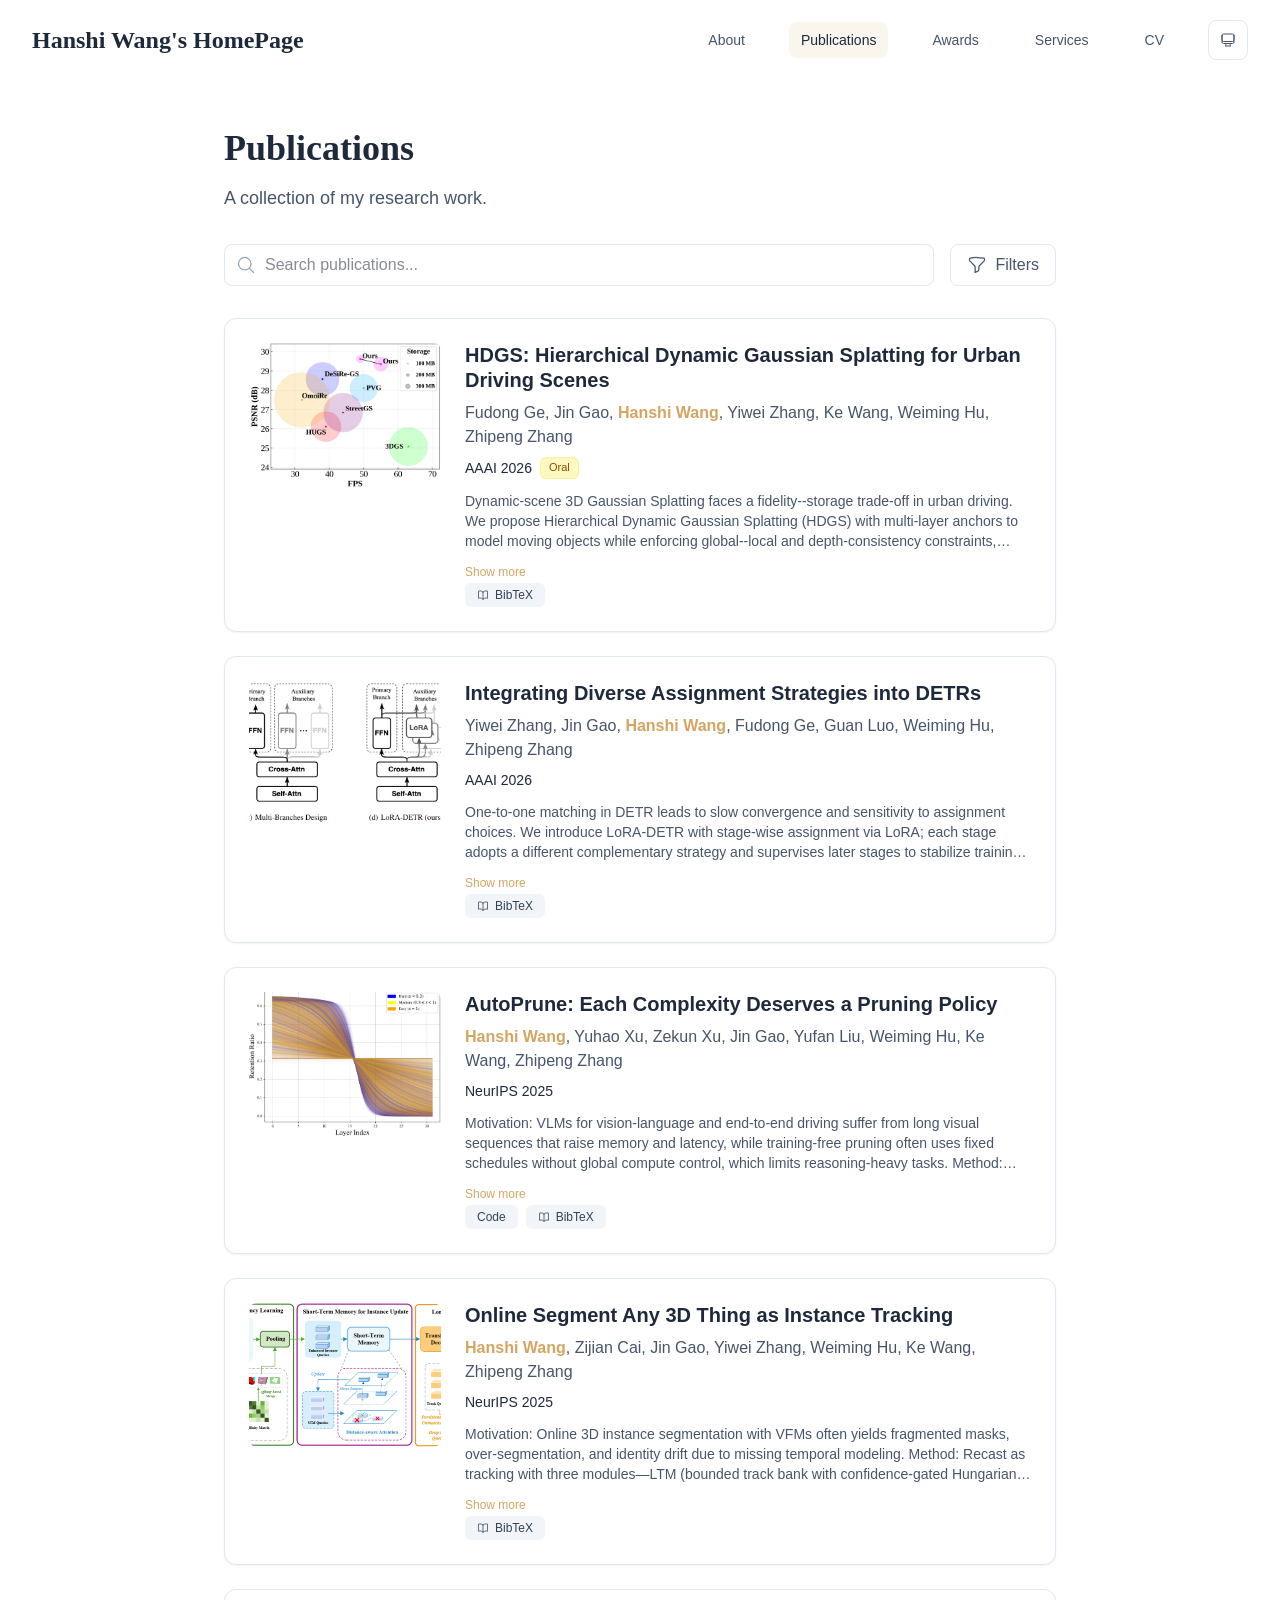
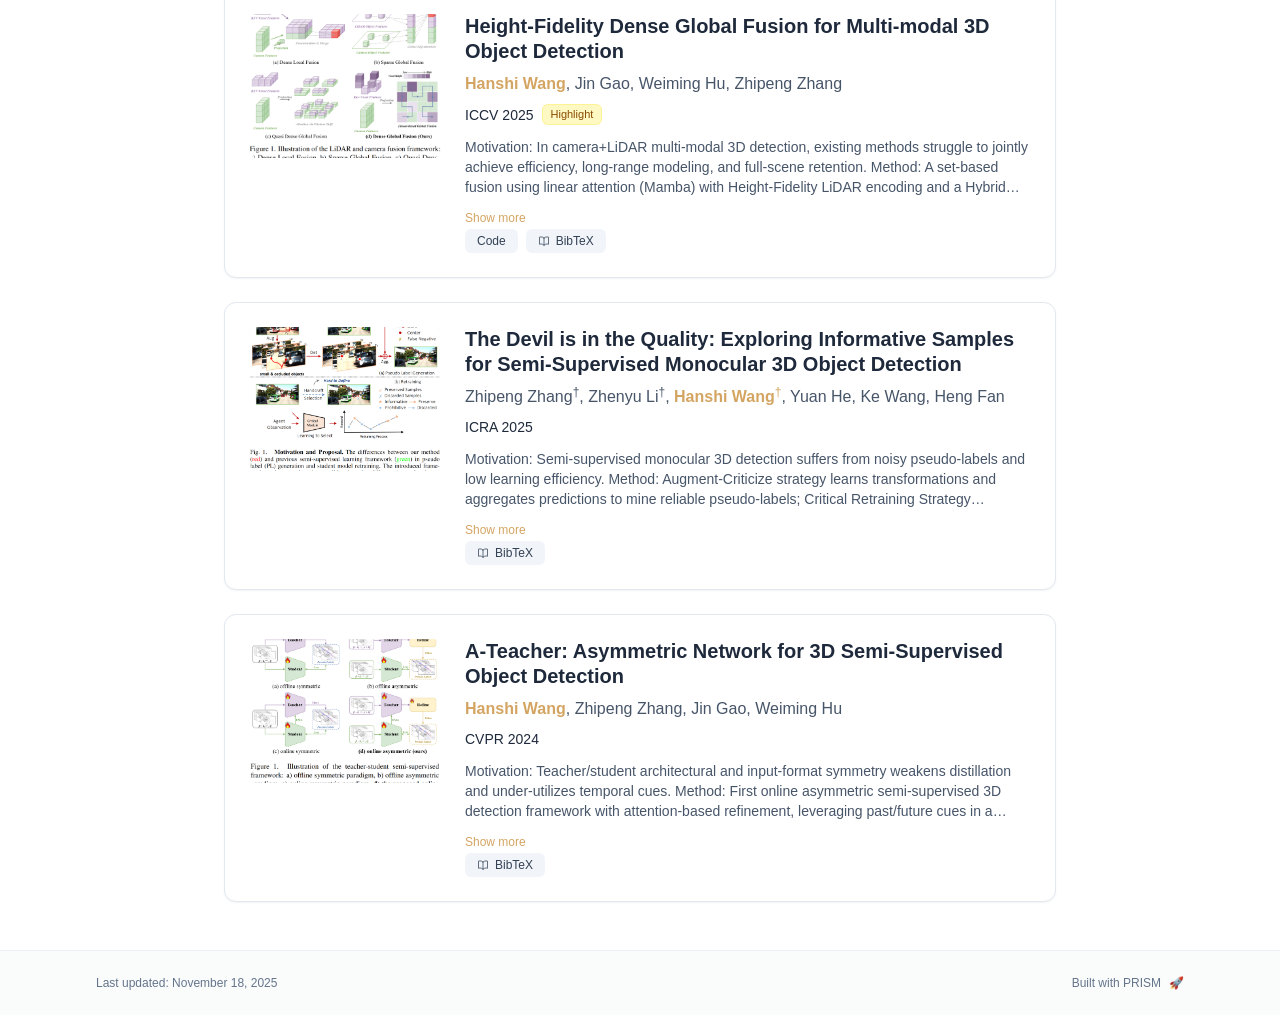
<file: publications/index.html>
<!DOCTYPE html><html lang="en" class="scroll-smooth"><head><meta charSet="utf-8"/><meta name="viewport" content="width=device-width, initial-scale=1"/><link rel="stylesheet" href="/_next/static/css/fd19a1b99bfe5264.css" data-precedence="next"/><link rel="preload" as="script" fetchPriority="low" href="/_next/static/chunks/webpack-dcf9f18cf6e4eb9d.js"/><script src="/_next/static/chunks/4bd1b696-70b6d399998de86a.js" async=""></script><script src="/_next/static/chunks/684-50096e198fb40285.js" async=""></script><script src="/_next/static/chunks/main-app-04442ff7e82ddfff.js" async=""></script><script src="/_next/static/chunks/161-26b68443731f0363.js" async=""></script><script src="/_next/static/chunks/874-196dbf0660d69360.js" async=""></script><script src="/_next/static/chunks/560-dc25b2d8b8d763b3.js" async=""></script><script src="/_next/static/chunks/app/layout-bad29ffcb920f3d7.js" async=""></script><script src="/_next/static/chunks/12-4b59b9520356f054.js" async=""></script><script src="/_next/static/chunks/748-de18471bd34a4805.js" async=""></script><script src="/_next/static/chunks/app/%5Bslug%5D/page-e0691c94f734b30d.js" async=""></script><link rel="icon" href="/favicon.svg" type="image/svg+xml"/><link rel="dns-prefetch" href="https://google-fonts.jialeliu.com"/><link rel="preconnect" href="https://google-fonts.jialeliu.com" crossorigin=""/><link rel="preload" as="style" href="https://google-fonts.jialeliu.com/css2?family=Inter:wght@300;400;500;600;700&amp;family=Crimson+Text:ital,wght@0,400;0,600;1,400&amp;display=swap"/><link rel="stylesheet" id="gfonts-css" href="https://google-fonts.jialeliu.com/css2?family=Inter:wght@300;400;500;600;700&amp;family=Crimson+Text:ital,wght@0,400;0,600;1,400&amp;display=swap" media="print"/><script>
              (function(){
                var l = document.getElementById('gfonts-css');
                if (!l) return;
                if (l.media !== 'all') {
                  l.addEventListener('load', function(){ try { l.media = 'all'; } catch(e){} });
                }
              })();
            </script><noscript><link rel="stylesheet" href="https://google-fonts.jialeliu.com/css2?family=Inter:wght@300;400;500;600;700&amp;family=Crimson+Text:ital,wght@0,400;0,600;1,400&amp;display=swap"/></noscript><script>
              try {
                const theme = localStorage.getItem('theme-storage');
                const parsed = theme ? JSON.parse(theme) : null;
                const setting = parsed?.state?.theme || 'system';
                const prefersDark = typeof window !== 'undefined' && window.matchMedia && window.matchMedia('(prefers-color-scheme: dark)').matches;
                const effective = setting === 'dark' ? 'dark' : (setting === 'light' ? 'light' : (prefersDark ? 'dark' : 'light'));
                var root = document.documentElement;
                root.classList.add(effective);
                root.setAttribute('data-theme', effective);
              } catch (e) {
                var root = document.documentElement;
                root.classList.add('light');
                root.setAttribute('data-theme', 'light');
              }
            </script><title>Publications | Hanshi Wang&#x27;s HomePage</title><meta name="description" content="A collection of my research work."/><meta name="author" content="Hanshi Wang"/><meta name="keywords" content="Hanshi Wang,PhD,Research,CASIA, Chinese Academy of Sciences"/><meta name="creator" content="Hanshi Wang"/><meta name="publisher" content="Hanshi Wang"/><meta property="og:title" content="Hanshi Wang&#x27;s HomePage"/><meta property="og:description" content="PhD student at the University of Example."/><meta property="og:site_name" content="Hanshi Wang&#x27;s Academic Website"/><meta property="og:locale" content="en_US"/><meta property="og:type" content="website"/><meta name="twitter:card" content="summary"/><meta name="twitter:title" content="Hanshi Wang&#x27;s HomePage"/><meta name="twitter:description" content="PhD student at the University of Example."/><link rel="icon" href="/favicon.svg"/><script>document.querySelectorAll('body link[rel="icon"], body link[rel="apple-touch-icon"]').forEach(el => document.head.appendChild(el))</script><script src="/_next/static/chunks/polyfills-42372ed130431b0a.js" noModule=""></script></head><body class="font-sans antialiased"><div style="visibility:hidden"><nav class="fixed top-0 left-0 right-0 z-50" data-headlessui-state=""><div class="transition-all duration-300 ease-out bg-transparent" style="transform:translateY(-100px)"><div class="max-w-7xl mx-auto px-4 sm:px-6 lg:px-8"><div class="flex justify-between items-center h-16 lg:h-20"><div class="flex-shrink-0" tabindex="0"><a class="text-xl lg:text-2xl font-serif font-semibold text-primary hover:text-accent transition-colors duration-200" href="/">Hanshi Wang&#x27;s HomePage</a></div><div class="hidden lg:block"><div class="ml-10 flex items-center space-x-8"><div class="flex items-baseline space-x-8"><a class="relative px-3 py-2 text-sm font-medium transition-all duration-200 rounded hover:bg-accent/10 hover:shadow-sm text-neutral-600 hover:text-primary" href="/"><span class="relative z-10">About</span></a><a class="relative px-3 py-2 text-sm font-medium transition-all duration-200 rounded hover:bg-accent/10 hover:shadow-sm text-primary" href="/publications/"><span class="relative z-10">Publications</span><div class="absolute inset-0 bg-accent/10 rounded-lg"></div></a><a class="relative px-3 py-2 text-sm font-medium transition-all duration-200 rounded hover:bg-accent/10 hover:shadow-sm text-neutral-600 hover:text-primary" href="/awards/"><span class="relative z-10">Awards</span></a><a class="relative px-3 py-2 text-sm font-medium transition-all duration-200 rounded hover:bg-accent/10 hover:shadow-sm text-neutral-600 hover:text-primary" href="/services/"><span class="relative z-10">Services</span></a><a class="relative px-3 py-2 text-sm font-medium transition-all duration-200 rounded hover:bg-accent/10 hover:shadow-sm text-neutral-600 hover:text-primary" href="/cv/"><span class="relative z-10">CV</span></a></div><div class="flex items-center justify-center w-10 h-10 rounded-lg border border-neutral-200 dark:border-[rgba(148,163,184,0.24)] bg-background dark:bg-neutral-800"><div class="w-4 h-4 rounded-full bg-neutral-300 animate-pulse"></div></div></div></div><div class="lg:hidden flex items-center space-x-2"><div class="flex items-center justify-center w-10 h-10 rounded-lg border border-neutral-200 dark:border-[rgba(148,163,184,0.24)] bg-background dark:bg-neutral-800"><div class="w-4 h-4 rounded-full bg-neutral-300 animate-pulse"></div></div><button class="inline-flex items-center justify-center p-2 rounded-md text-neutral-600 hover:text-primary hover:bg-neutral-100 dark:hover:bg-neutral-800 focus:outline-none focus:ring-2 focus:ring-inset focus:ring-accent transition-colors duration-200" id="headlessui-disclosure-button-«R5pdb»" type="button" aria-expanded="false" data-headlessui-state=""><span class="sr-only">Open main menu</span><div><svg xmlns="http://www.w3.org/2000/svg" fill="none" viewBox="0 0 24 24" stroke-width="1.5" stroke="currentColor" aria-hidden="true" data-slot="icon" class="block h-6 w-6"><path stroke-linecap="round" stroke-linejoin="round" d="M3.75 6.75h16.5M3.75 12h16.5m-16.5 5.25h16.5"></path></svg></div></button></div></div></div></div></nav><main class="min-h-screen pt-16 lg:pt-20"><div class="max-w-4xl mx-auto px-4 sm:px-6 lg:px-8 py-12"><div style="opacity:0;transform:translateY(20px)"><div class="mb-8"><h1 class="text-4xl font-serif font-bold text-primary mb-4">Publications</h1><p class="text-lg text-neutral-600 dark:text-neutral-500 max-w-2xl">A collection of my research work.</p></div><div class="mb-8 space-y-4"><div class="flex flex-col sm:flex-row gap-4"><div class="relative flex-grow"><svg xmlns="http://www.w3.org/2000/svg" fill="none" viewBox="0 0 24 24" stroke-width="1.5" stroke="currentColor" aria-hidden="true" data-slot="icon" class="absolute left-3 top-1/2 transform -translate-y-1/2 h-5 w-5 text-neutral-400"><path stroke-linecap="round" stroke-linejoin="round" d="m21 21-5.197-5.197m0 0A7.5 7.5 0 1 0 5.196 5.196a7.5 7.5 0 0 0 10.607 10.607Z"></path></svg><input type="text" placeholder="Search publications..." class="w-full pl-10 pr-4 py-2 rounded-lg border border-neutral-200 dark:border-neutral-800 bg-white dark:bg-neutral-900 focus:ring-2 focus:ring-accent focus:border-transparent transition-all duration-200" value=""/></div><button class="flex items-center justify-center px-4 py-2 rounded-lg border transition-all duration-200 bg-white dark:bg-neutral-900 border-neutral-200 dark:border-neutral-800 text-neutral-600 hover:border-accent hover:text-accent"><svg xmlns="http://www.w3.org/2000/svg" fill="none" viewBox="0 0 24 24" stroke-width="1.5" stroke="currentColor" aria-hidden="true" data-slot="icon" class="h-5 w-5 mr-2"><path stroke-linecap="round" stroke-linejoin="round" d="M12 3c2.755 0 5.455.232 8.083.678.533.09.917.556.917 1.096v1.044a2.25 2.25 0 0 1-.659 1.591l-5.432 5.432a2.25 2.25 0 0 0-.659 1.591v2.927a2.25 2.25 0 0 1-1.244 2.013L9.75 21v-6.568a2.25 2.25 0 0 0-.659-1.591L3.659 7.409A2.25 2.25 0 0 1 3 5.818V4.774c0-.54.384-1.006.917-1.096A48.32 48.32 0 0 1 12 3Z"></path></svg>Filters</button></div></div><div class="space-y-6"><div class="bg-white dark:bg-neutral-900 p-6 rounded-xl shadow-sm border border-neutral-200 dark:border-neutral-800 hover:shadow-md transition-all duration-200" style="opacity:0;transform:translateY(20px)"><div class="flex flex-col md:flex-row gap-6"><div class="w-full md:w-48 flex-shrink-0"><div class="aspect-video md:aspect-[4/3] relative rounded-lg overflow-hidden bg-neutral-100 dark:bg-neutral-800"><img alt="HDGS: Hierarchical Dynamic Gaussian Splatting for Urban Driving Scenes" loading="lazy" decoding="async" data-nimg="fill" class="object-cover" style="position:absolute;height:100%;width:100%;left:0;top:0;right:0;bottom:0;color:transparent" src="/papers/HDGS.png"/></div></div><div class="flex-grow"><h3 class="text-xl font-semibold text-primary mb-2 leading-tight">HDGS: Hierarchical Dynamic Gaussian Splatting for Urban Driving Scenes</h3><p class="text-base text-neutral-600 dark:text-neutral-400 mb-2"><span><span class="">Fudong Ge</span>, </span><span><span class="">Jin Gao</span>, </span><span><span class="font-semibold text-accent">Hanshi Wang</span>, </span><span><span class="">Yiwei Zhang</span>, </span><span><span class="">Ke Wang</span>, </span><span><span class="">Weiming Hu</span>, </span><span><span class="">Zhipeng Zhang</span></span></p><p class="flex items-center gap-2 text-sm font-medium text-neutral-800 dark:text-neutral-600 mb-3"><span>AAAI<!-- --> <!-- -->2026</span><span class="inline-flex items-center gap-1"><span class="inline-flex items-center px-2 py-0.5 rounded-md text-[11px] font-medium bg-yellow-100 text-yellow-800 dark:bg-yellow-900/40 dark:text-yellow-200 border border-yellow-200/70 dark:border-yellow-800">Oral</span></span></p><p class="text-sm text-neutral-600 dark:text-neutral-500 mb-2 line-clamp-3">Dynamic-scene 3D Gaussian Splatting faces a fidelity--storage trade-off in urban driving. We propose Hierarchical Dynamic Gaussian Splatting (HDGS) with multi-layer anchors to model moving objects while enforcing global--local and depth-consistency constraints, enabling efficient high-fidelity compression.</p><button type="button" class="text-xs text-accent hover:text-accent-dark font-medium">Show more</button><div class="flex flex-wrap gap-2 mt-auto"><button class="inline-flex items-center px-3 py-1 rounded-md text-xs font-medium transition-colors bg-neutral-100 dark:bg-neutral-800 text-neutral-700 dark:text-neutral-300 hover:bg-accent hover:text-white"><svg xmlns="http://www.w3.org/2000/svg" fill="none" viewBox="0 0 24 24" stroke-width="1.5" stroke="currentColor" aria-hidden="true" data-slot="icon" class="h-3 w-3 mr-1.5"><path stroke-linecap="round" stroke-linejoin="round" d="M12 6.042A8.967 8.967 0 0 0 6 3.75c-1.052 0-2.062.18-3 .512v14.25A8.987 8.987 0 0 1 6 18c2.305 0 4.408.867 6 2.292m0-14.25a8.966 8.966 0 0 1 6-2.292c1.052 0 2.062.18 3 .512v14.25A8.987 8.987 0 0 0 18 18a8.967 8.967 0 0 0-6 2.292m0-14.25v14.25"></path></svg>BibTeX</button></div></div></div></div><div class="bg-white dark:bg-neutral-900 p-6 rounded-xl shadow-sm border border-neutral-200 dark:border-neutral-800 hover:shadow-md transition-all duration-200" style="opacity:0;transform:translateY(20px)"><div class="flex flex-col md:flex-row gap-6"><div class="w-full md:w-48 flex-shrink-0"><div class="aspect-video md:aspect-[4/3] relative rounded-lg overflow-hidden bg-neutral-100 dark:bg-neutral-800"><img alt="Integrating Diverse Assignment Strategies into DETRs" loading="lazy" decoding="async" data-nimg="fill" class="object-cover" style="position:absolute;height:100%;width:100%;left:0;top:0;right:0;bottom:0;color:transparent" src="/papers/detrassign.png"/></div></div><div class="flex-grow"><h3 class="text-xl font-semibold text-primary mb-2 leading-tight">Integrating Diverse Assignment Strategies into DETRs</h3><p class="text-base text-neutral-600 dark:text-neutral-400 mb-2"><span><span class="">Yiwei Zhang</span>, </span><span><span class="">Jin Gao</span>, </span><span><span class="font-semibold text-accent">Hanshi Wang</span>, </span><span><span class="">Fudong Ge</span>, </span><span><span class="">Guan Luo</span>, </span><span><span class="">Weiming Hu</span>, </span><span><span class="">Zhipeng Zhang</span></span></p><p class="flex items-center gap-2 text-sm font-medium text-neutral-800 dark:text-neutral-600 mb-3"><span>AAAI<!-- --> <!-- -->2026</span></p><p class="text-sm text-neutral-600 dark:text-neutral-500 mb-2 line-clamp-3">One-to-one matching in DETR leads to slow convergence and sensitivity to assignment choices. We introduce LoRA-DETR with stage-wise assignment via LoRA; each stage adopts a different complementary strategy and supervises later stages to stabilize training and enrich features, improving accuracy across datasets.</p><button type="button" class="text-xs text-accent hover:text-accent-dark font-medium">Show more</button><div class="flex flex-wrap gap-2 mt-auto"><button class="inline-flex items-center px-3 py-1 rounded-md text-xs font-medium transition-colors bg-neutral-100 dark:bg-neutral-800 text-neutral-700 dark:text-neutral-300 hover:bg-accent hover:text-white"><svg xmlns="http://www.w3.org/2000/svg" fill="none" viewBox="0 0 24 24" stroke-width="1.5" stroke="currentColor" aria-hidden="true" data-slot="icon" class="h-3 w-3 mr-1.5"><path stroke-linecap="round" stroke-linejoin="round" d="M12 6.042A8.967 8.967 0 0 0 6 3.75c-1.052 0-2.062.18-3 .512v14.25A8.987 8.987 0 0 1 6 18c2.305 0 4.408.867 6 2.292m0-14.25a8.966 8.966 0 0 1 6-2.292c1.052 0 2.062.18 3 .512v14.25A8.987 8.987 0 0 0 18 18a8.967 8.967 0 0 0-6 2.292m0-14.25v14.25"></path></svg>BibTeX</button></div></div></div></div><div class="bg-white dark:bg-neutral-900 p-6 rounded-xl shadow-sm border border-neutral-200 dark:border-neutral-800 hover:shadow-md transition-all duration-200" style="opacity:0;transform:translateY(20px)"><div class="flex flex-col md:flex-row gap-6"><div class="w-full md:w-48 flex-shrink-0"><div class="aspect-video md:aspect-[4/3] relative rounded-lg overflow-hidden bg-neutral-100 dark:bg-neutral-800"><img alt="AutoPrune: Each Complexity Deserves a Pruning Policy" loading="lazy" decoding="async" data-nimg="fill" class="object-cover" style="position:absolute;height:100%;width:100%;left:0;top:0;right:0;bottom:0;color:transparent" src="/papers/AutoPrune.png"/></div></div><div class="flex-grow"><h3 class="text-xl font-semibold text-primary mb-2 leading-tight">AutoPrune: Each Complexity Deserves a Pruning Policy</h3><p class="text-base text-neutral-600 dark:text-neutral-400 mb-2"><span><span class="font-semibold text-accent">Hanshi Wang</span>, </span><span><span class="">Yuhao Xu</span>, </span><span><span class="">Zekun Xu</span>, </span><span><span class="">Jin Gao</span>, </span><span><span class="">Yufan Liu</span>, </span><span><span class="">Weiming Hu</span>, </span><span><span class="">Ke Wang</span>, </span><span><span class="">Zhipeng Zhang</span></span></p><p class="flex items-center gap-2 text-sm font-medium text-neutral-800 dark:text-neutral-600 mb-3"><span>NeurIPS<!-- --> <!-- -->2025</span></p><p class="text-sm text-neutral-600 dark:text-neutral-500 mb-2 line-clamp-3">Motivation: VLMs for vision-language and end-to-end driving suffer from long visual sequences that raise memory and latency, while training-free pruning often uses fixed schedules without global compute control, which limits reasoning-heavy tasks. Method: AutoPrune estimates mutual information between early visual and textual tokens and maps it to a budget-constrained logistic retention curve, yielding per-sample and per-task token keep ratios across layers under any target token/FLOPs budget. Results: On LLaVA 1.5 7B and other VLM/VLA models, AutoPrune removes up to 89% visual tokens and cuts FLOPs by 76.8% while retaining 96.7% average accuracy, surpassing PDrop by 9.1% with consistent gains on VLM benchmarks and autonomous driving.</p><button type="button" class="text-xs text-accent hover:text-accent-dark font-medium">Show more</button><div class="flex flex-wrap gap-2 mt-auto"><a href="https://github.com/AutoLab-SAI-SJTU/AutoPrune" target="_blank" rel="noopener noreferrer" class="inline-flex items-center px-3 py-1 rounded-md text-xs font-medium bg-neutral-100 dark:bg-neutral-800 text-neutral-700 dark:text-neutral-300 hover:bg-accent hover:text-white transition-colors">Code</a><button class="inline-flex items-center px-3 py-1 rounded-md text-xs font-medium transition-colors bg-neutral-100 dark:bg-neutral-800 text-neutral-700 dark:text-neutral-300 hover:bg-accent hover:text-white"><svg xmlns="http://www.w3.org/2000/svg" fill="none" viewBox="0 0 24 24" stroke-width="1.5" stroke="currentColor" aria-hidden="true" data-slot="icon" class="h-3 w-3 mr-1.5"><path stroke-linecap="round" stroke-linejoin="round" d="M12 6.042A8.967 8.967 0 0 0 6 3.75c-1.052 0-2.062.18-3 .512v14.25A8.987 8.987 0 0 1 6 18c2.305 0 4.408.867 6 2.292m0-14.25a8.966 8.966 0 0 1 6-2.292c1.052 0 2.062.18 3 .512v14.25A8.987 8.987 0 0 0 18 18a8.967 8.967 0 0 0-6 2.292m0-14.25v14.25"></path></svg>BibTeX</button></div></div></div></div><div class="bg-white dark:bg-neutral-900 p-6 rounded-xl shadow-sm border border-neutral-200 dark:border-neutral-800 hover:shadow-md transition-all duration-200" style="opacity:0;transform:translateY(20px)"><div class="flex flex-col md:flex-row gap-6"><div class="w-full md:w-48 flex-shrink-0"><div class="aspect-video md:aspect-[4/3] relative rounded-lg overflow-hidden bg-neutral-100 dark:bg-neutral-800"><img alt="Online Segment Any 3D Thing as Instance Tracking" loading="lazy" decoding="async" data-nimg="fill" class="object-cover" style="position:absolute;height:100%;width:100%;left:0;top:0;right:0;bottom:0;color:transparent" src="/papers/AutoSAM.png"/></div></div><div class="flex-grow"><h3 class="text-xl font-semibold text-primary mb-2 leading-tight">Online Segment Any 3D Thing as Instance Tracking</h3><p class="text-base text-neutral-600 dark:text-neutral-400 mb-2"><span><span class="font-semibold text-accent">Hanshi Wang</span>, </span><span><span class="">Zijian Cai</span>, </span><span><span class="">Jin Gao</span>, </span><span><span class="">Yiwei Zhang</span>, </span><span><span class="">Weiming Hu</span>, </span><span><span class="">Ke Wang</span>, </span><span><span class="">Zhipeng Zhang</span></span></p><p class="flex items-center gap-2 text-sm font-medium text-neutral-800 dark:text-neutral-600 mb-3"><span>NeurIPS<!-- --> <!-- -->2025</span></p><p class="text-sm text-neutral-600 dark:text-neutral-500 mb-2 line-clamp-3">Motivation: Online 3D instance segmentation with VFMs often yields fragmented masks, over-segmentation, and identity drift due to missing temporal modeling. Method: Recast as tracking with three modules—LTM (bounded track bank with confidence-gated Hungarian assignment), STM (distance-aware cross-frame attention for short-term context), and SCL (merge high-affinity fragments with joint 2D/3D reasoning and one-to-many supervision). Results: On ScanNet200, improves ESAM by 2.8 AP with real-time throughput and consistent gains on ScanNet, SceneNN, and 3RScan.</p><button type="button" class="text-xs text-accent hover:text-accent-dark font-medium">Show more</button><div class="flex flex-wrap gap-2 mt-auto"><button class="inline-flex items-center px-3 py-1 rounded-md text-xs font-medium transition-colors bg-neutral-100 dark:bg-neutral-800 text-neutral-700 dark:text-neutral-300 hover:bg-accent hover:text-white"><svg xmlns="http://www.w3.org/2000/svg" fill="none" viewBox="0 0 24 24" stroke-width="1.5" stroke="currentColor" aria-hidden="true" data-slot="icon" class="h-3 w-3 mr-1.5"><path stroke-linecap="round" stroke-linejoin="round" d="M12 6.042A8.967 8.967 0 0 0 6 3.75c-1.052 0-2.062.18-3 .512v14.25A8.987 8.987 0 0 1 6 18c2.305 0 4.408.867 6 2.292m0-14.25a8.966 8.966 0 0 1 6-2.292c1.052 0 2.062.18 3 .512v14.25A8.987 8.987 0 0 0 18 18a8.967 8.967 0 0 0-6 2.292m0-14.25v14.25"></path></svg>BibTeX</button></div></div></div></div><div class="bg-white dark:bg-neutral-900 p-6 rounded-xl shadow-sm border border-neutral-200 dark:border-neutral-800 hover:shadow-md transition-all duration-200" style="opacity:0;transform:translateY(20px)"><div class="flex flex-col md:flex-row gap-6"><div class="w-full md:w-48 flex-shrink-0"><div class="aspect-video md:aspect-[4/3] relative rounded-lg overflow-hidden bg-neutral-100 dark:bg-neutral-800"><img alt="Height-Fidelity Dense Global Fusion for Multi-modal 3D Object Detection" loading="lazy" decoding="async" data-nimg="fill" class="object-cover" style="position:absolute;height:100%;width:100%;left:0;top:0;right:0;bottom:0;color:transparent" src="/papers/mambafusion.png"/></div></div><div class="flex-grow"><h3 class="text-xl font-semibold text-primary mb-2 leading-tight">Height-Fidelity Dense Global Fusion for Multi-modal 3D Object Detection</h3><p class="text-base text-neutral-600 dark:text-neutral-400 mb-2"><span><span class="font-semibold text-accent">Hanshi Wang</span>, </span><span><span class="">Jin Gao</span>, </span><span><span class="">Weiming Hu</span>, </span><span><span class="">Zhipeng Zhang</span></span></p><p class="flex items-center gap-2 text-sm font-medium text-neutral-800 dark:text-neutral-600 mb-3"><span>ICCV<!-- --> <!-- -->2025</span><span class="inline-flex items-center gap-1"><span class="inline-flex items-center px-2 py-0.5 rounded-md text-[11px] font-medium bg-yellow-100 text-yellow-800 dark:bg-yellow-900/40 dark:text-yellow-200 border border-yellow-200/70 dark:border-yellow-800">Highlight</span></span></p><p class="text-sm text-neutral-600 dark:text-neutral-500 mb-2 line-clamp-3">Motivation: In camera+LiDAR multi-modal 3D detection, existing methods struggle to jointly achieve efficiency, long-range modeling, and full-scene retention. Method: A set-based fusion using linear attention (Mamba) with Height-Fidelity LiDAR encoding and a Hybrid Mamba Block to align modalities, preserve height cues, and learn local/global context. Results: On nuScenes val, achieves 75.0 NDS, surpassing SOTA with faster inference; ICCV 2025 Highlight.</p><button type="button" class="text-xs text-accent hover:text-accent-dark font-medium">Show more</button><div class="flex flex-wrap gap-2 mt-auto"><a href="https://github.com/AutoLab-SAI-SJTU/MambaFusion" target="_blank" rel="noopener noreferrer" class="inline-flex items-center px-3 py-1 rounded-md text-xs font-medium bg-neutral-100 dark:bg-neutral-800 text-neutral-700 dark:text-neutral-300 hover:bg-accent hover:text-white transition-colors">Code</a><button class="inline-flex items-center px-3 py-1 rounded-md text-xs font-medium transition-colors bg-neutral-100 dark:bg-neutral-800 text-neutral-700 dark:text-neutral-300 hover:bg-accent hover:text-white"><svg xmlns="http://www.w3.org/2000/svg" fill="none" viewBox="0 0 24 24" stroke-width="1.5" stroke="currentColor" aria-hidden="true" data-slot="icon" class="h-3 w-3 mr-1.5"><path stroke-linecap="round" stroke-linejoin="round" d="M12 6.042A8.967 8.967 0 0 0 6 3.75c-1.052 0-2.062.18-3 .512v14.25A8.987 8.987 0 0 1 6 18c2.305 0 4.408.867 6 2.292m0-14.25a8.966 8.966 0 0 1 6-2.292c1.052 0 2.062.18 3 .512v14.25A8.987 8.987 0 0 0 18 18a8.967 8.967 0 0 0-6 2.292m0-14.25v14.25"></path></svg>BibTeX</button></div></div></div></div><div class="bg-white dark:bg-neutral-900 p-6 rounded-xl shadow-sm border border-neutral-200 dark:border-neutral-800 hover:shadow-md transition-all duration-200" style="opacity:0;transform:translateY(20px)"><div class="flex flex-col md:flex-row gap-6"><div class="w-full md:w-48 flex-shrink-0"><div class="aspect-video md:aspect-[4/3] relative rounded-lg overflow-hidden bg-neutral-100 dark:bg-neutral-800"><img alt="The Devil is in the Quality: Exploring Informative Samples for Semi-Supervised Monocular 3D Object Detection" loading="lazy" decoding="async" data-nimg="fill" class="object-cover" style="position:absolute;height:100%;width:100%;left:0;top:0;right:0;bottom:0;color:transparent" src="/papers/aug_cri.png"/></div></div><div class="flex-grow"><h3 class="text-xl font-semibold text-primary mb-2 leading-tight">The Devil is in the Quality: Exploring Informative Samples for Semi-Supervised Monocular 3D Object Detection</h3><p class="text-base text-neutral-600 dark:text-neutral-400 mb-2"><span><span class="">Zhipeng Zhang</span><sup class="ml-0 text-neutral-600 dark:text-neutral-400">†</sup>, </span><span><span class="">Zhenyu Li</span><sup class="ml-0 text-neutral-600 dark:text-neutral-400">†</sup>, </span><span><span class="font-semibold text-accent">Hanshi Wang</span><sup class="ml-0 text-accent">†</sup>, </span><span><span class="">Yuan He</span>, </span><span><span class="">Ke Wang</span>, </span><span><span class="">Heng Fan</span></span></p><p class="flex items-center gap-2 text-sm font-medium text-neutral-800 dark:text-neutral-600 mb-3"><span>ICRA<!-- --> <!-- -->2025</span></p><p class="text-sm text-neutral-600 dark:text-neutral-500 mb-2 line-clamp-3">Motivation: Semi-supervised monocular 3D detection suffers from noisy pseudo-labels and low learning efficiency. Method: Augment-Criticize strategy learns transformations and aggregates predictions to mine reliable pseudo-labels; Critical Retraining Strategy dynamically evaluates pseudo-label contributions to suppress noise. Results: Applied to MonoDLE and MonoFlex, yields significant gains, showing effectiveness and generality.</p><button type="button" class="text-xs text-accent hover:text-accent-dark font-medium">Show more</button><div class="flex flex-wrap gap-2 mt-auto"><button class="inline-flex items-center px-3 py-1 rounded-md text-xs font-medium transition-colors bg-neutral-100 dark:bg-neutral-800 text-neutral-700 dark:text-neutral-300 hover:bg-accent hover:text-white"><svg xmlns="http://www.w3.org/2000/svg" fill="none" viewBox="0 0 24 24" stroke-width="1.5" stroke="currentColor" aria-hidden="true" data-slot="icon" class="h-3 w-3 mr-1.5"><path stroke-linecap="round" stroke-linejoin="round" d="M12 6.042A8.967 8.967 0 0 0 6 3.75c-1.052 0-2.062.18-3 .512v14.25A8.987 8.987 0 0 1 6 18c2.305 0 4.408.867 6 2.292m0-14.25a8.966 8.966 0 0 1 6-2.292c1.052 0 2.062.18 3 .512v14.25A8.987 8.987 0 0 0 18 18a8.967 8.967 0 0 0-6 2.292m0-14.25v14.25"></path></svg>BibTeX</button></div></div></div></div><div class="bg-white dark:bg-neutral-900 p-6 rounded-xl shadow-sm border border-neutral-200 dark:border-neutral-800 hover:shadow-md transition-all duration-200" style="opacity:0;transform:translateY(20px)"><div class="flex flex-col md:flex-row gap-6"><div class="w-full md:w-48 flex-shrink-0"><div class="aspect-video md:aspect-[4/3] relative rounded-lg overflow-hidden bg-neutral-100 dark:bg-neutral-800"><img alt="A-Teacher: Asymmetric Network for 3D Semi-Supervised Object Detection" loading="lazy" decoding="async" data-nimg="fill" class="object-cover" style="position:absolute;height:100%;width:100%;left:0;top:0;right:0;bottom:0;color:transparent" src="/papers/a_teacher.png"/></div></div><div class="flex-grow"><h3 class="text-xl font-semibold text-primary mb-2 leading-tight">A-Teacher: Asymmetric Network for 3D Semi-Supervised Object Detection</h3><p class="text-base text-neutral-600 dark:text-neutral-400 mb-2"><span><span class="font-semibold text-accent">Hanshi Wang</span>, </span><span><span class="">Zhipeng Zhang</span>, </span><span><span class="">Jin Gao</span>, </span><span><span class="">Weiming Hu</span></span></p><p class="flex items-center gap-2 text-sm font-medium text-neutral-800 dark:text-neutral-600 mb-3"><span>CVPR<!-- --> <!-- -->2024</span></p><p class="text-sm text-neutral-600 dark:text-neutral-500 mb-2 line-clamp-3">Motivation: Teacher/student architectural and input-format symmetry weakens distillation and under-utilizes temporal cues. Method: First online asymmetric semi-supervised 3D detection framework with attention-based refinement, leveraging past/future cues in a divide-and-conquer strategy to correct poor detections, misses, and false positives. Results: On Waymo, boosts mAP (L1) by 4.7 over prior SOTA with fewer training resources.</p><button type="button" class="text-xs text-accent hover:text-accent-dark font-medium">Show more</button><div class="flex flex-wrap gap-2 mt-auto"><button class="inline-flex items-center px-3 py-1 rounded-md text-xs font-medium transition-colors bg-neutral-100 dark:bg-neutral-800 text-neutral-700 dark:text-neutral-300 hover:bg-accent hover:text-white"><svg xmlns="http://www.w3.org/2000/svg" fill="none" viewBox="0 0 24 24" stroke-width="1.5" stroke="currentColor" aria-hidden="true" data-slot="icon" class="h-3 w-3 mr-1.5"><path stroke-linecap="round" stroke-linejoin="round" d="M12 6.042A8.967 8.967 0 0 0 6 3.75c-1.052 0-2.062.18-3 .512v14.25A8.987 8.987 0 0 1 6 18c2.305 0 4.408.867 6 2.292m0-14.25a8.966 8.966 0 0 1 6-2.292c1.052 0 2.062.18 3 .512v14.25A8.987 8.987 0 0 0 18 18a8.967 8.967 0 0 0-6 2.292m0-14.25v14.25"></path></svg>BibTeX</button></div></div></div></div></div></div></div><!--$--><!--/$--><!--$--><!--/$--></main><footer class="border-t border-neutral-200/50 bg-neutral-50/50 dark:bg-neutral-900/50 dark:border-neutral-700/50"><div class="max-w-6xl mx-auto px-4 sm:px-6 lg:px-8 py-6"><div class="flex flex-col sm:flex-row justify-between items-center gap-2"><p class="text-xs text-neutral-500">Last updated: <!-- -->November 18, 2025</p><p class="text-xs text-neutral-500 flex items-center"><a href="https://github.com/xyjoey/PRISM" target="_blank" rel="noopener noreferrer">Built with PRISM</a><span class="ml-2">🚀</span></p></div></div></footer></div><script src="/_next/static/chunks/webpack-dcf9f18cf6e4eb9d.js" async=""></script><script>(self.__next_f=self.__next_f||[]).push([0])</script><script>self.__next_f.push([1,"1:\"$Sreact.fragment\"\n2:I[3719,[\"161\",\"static/chunks/161-26b68443731f0363.js\",\"874\",\"static/chunks/874-196dbf0660d69360.js\",\"560\",\"static/chunks/560-dc25b2d8b8d763b3.js\",\"177\",\"static/chunks/app/layout-bad29ffcb920f3d7.js\"],\"ThemeProvider\"]\n3:I[768,[\"161\",\"static/chunks/161-26b68443731f0363.js\",\"874\",\"static/chunks/874-196dbf0660d69360.js\",\"560\",\"static/chunks/560-dc25b2d8b8d763b3.js\",\"177\",\"static/chunks/app/layout-bad29ffcb920f3d7.js\"],\"default\"]\n4:I[7555,[],\"\"]\n5:I[1295,[],\"\"]\n6:I[2548,[\"161\",\"static/chunks/161-26b68443731f0363.js\",\"874\",\"static/chunks/874-196dbf0660d69360.js\",\"560\",\"static/chunks/560-dc25b2d8b8d763b3.js\",\"177\",\"static/chunks/app/layout-bad29ffcb920f3d7.js\"],\"default\"]\n8:I[9665,[],\"MetadataBoundary\"]\na:I[9665,[],\"OutletBoundary\"]\nd:I[4911,[],\"AsyncMetadataOutlet\"]\nf:I[9665,[],\"ViewportBoundary\"]\n11:I[6614,[],\"\"]\n:HL[\"/_next/static/css/fd19a1b99bfe5264.css\",\"style\"]\n"])</script><script>self.__next_f.push([1,"0:{\"P\":null,\"b\":\"sET6IJ1sosHppP6c1C1ap\",\"p\":\"\",\"c\":[\"\",\"publications\",\"\"],\"i\":false,\"f\":[[[\"\",{\"children\":[[\"slug\",\"publications\",\"d\"],{\"children\":[\"__PAGE__\",{}]}]},\"$undefined\",\"$undefined\",true],[\"\",[\"$\",\"$1\",\"c\",{\"children\":[[[\"$\",\"link\",\"0\",{\"rel\":\"stylesheet\",\"href\":\"/_next/static/css/fd19a1b99bfe5264.css\",\"precedence\":\"next\",\"crossOrigin\":\"$undefined\",\"nonce\":\"$undefined\"}]],[\"$\",\"html\",null,{\"lang\":\"en\",\"className\":\"scroll-smooth\",\"suppressHydrationWarning\":true,\"children\":[[\"$\",\"head\",null,{\"children\":[[\"$\",\"link\",null,{\"rel\":\"icon\",\"href\":\"/favicon.svg\",\"type\":\"image/svg+xml\"}],[\"$\",\"link\",null,{\"rel\":\"dns-prefetch\",\"href\":\"https://google-fonts.jialeliu.com\"}],[\"$\",\"link\",null,{\"rel\":\"preconnect\",\"href\":\"https://google-fonts.jialeliu.com\",\"crossOrigin\":\"\"}],[\"$\",\"link\",null,{\"rel\":\"preload\",\"as\":\"style\",\"href\":\"https://google-fonts.jialeliu.com/css2?family=Inter:wght@300;400;500;600;700\u0026family=Crimson+Text:ital,wght@0,400;0,600;1,400\u0026display=swap\"}],[\"$\",\"link\",null,{\"rel\":\"stylesheet\",\"id\":\"gfonts-css\",\"href\":\"https://google-fonts.jialeliu.com/css2?family=Inter:wght@300;400;500;600;700\u0026family=Crimson+Text:ital,wght@0,400;0,600;1,400\u0026display=swap\",\"media\":\"print\"}],[\"$\",\"script\",null,{\"dangerouslySetInnerHTML\":{\"__html\":\"\\n              (function(){\\n                var l = document.getElementById('gfonts-css');\\n                if (!l) return;\\n                if (l.media !== 'all') {\\n                  l.addEventListener('load', function(){ try { l.media = 'all'; } catch(e){} });\\n                }\\n              })();\\n            \"}}],[\"$\",\"noscript\",null,{\"children\":[\"$\",\"link\",null,{\"rel\":\"stylesheet\",\"href\":\"https://google-fonts.jialeliu.com/css2?family=Inter:wght@300;400;500;600;700\u0026family=Crimson+Text:ital,wght@0,400;0,600;1,400\u0026display=swap\"}]}],[\"$\",\"script\",null,{\"dangerouslySetInnerHTML\":{\"__html\":\"\\n              try {\\n                const theme = localStorage.getItem('theme-storage');\\n                const parsed = theme ? JSON.parse(theme) : null;\\n                const setting = parsed?.state?.theme || 'system';\\n                const prefersDark = typeof window !== 'undefined' \u0026\u0026 window.matchMedia \u0026\u0026 window.matchMedia('(prefers-color-scheme: dark)').matches;\\n                const effective = setting === 'dark' ? 'dark' : (setting === 'light' ? 'light' : (prefersDark ? 'dark' : 'light'));\\n                var root = document.documentElement;\\n                root.classList.add(effective);\\n                root.setAttribute('data-theme', effective);\\n              } catch (e) {\\n                var root = document.documentElement;\\n                root.classList.add('light');\\n                root.setAttribute('data-theme', 'light');\\n              }\\n            \"}}]]}],[\"$\",\"body\",null,{\"className\":\"font-sans antialiased\",\"children\":[\"$\",\"$L2\",null,{\"children\":[[\"$\",\"$L3\",null,{\"items\":[{\"title\":\"About\",\"type\":\"page\",\"target\":\"about\",\"href\":\"/\"},{\"title\":\"Publications\",\"type\":\"page\",\"target\":\"publications\",\"href\":\"/publications\"},{\"title\":\"Awards\",\"type\":\"page\",\"target\":\"awards\",\"href\":\"/awards\"},{\"title\":\"Services\",\"type\":\"page\",\"target\":\"services\",\"href\":\"/services\"},{\"title\":\"CV\",\"type\":\"page\",\"target\":\"cv\",\"href\":\"/cv\"}],\"siteTitle\":\"Hanshi Wang's HomePage\",\"enableOnePageMode\":false}],[\"$\",\"main\",null,{\"className\":\"min-h-screen pt-16 lg:pt-20\",\"children\":[\"$\",\"$L4\",null,{\"parallelRouterKey\":\"children\",\"error\":\"$undefined\",\"errorStyles\":\"$undefined\",\"errorScripts\":\"$undefined\",\"template\":[\"$\",\"$L5\",null,{}],\"templateStyles\":\"$undefined\",\"templateScripts\":\"$undefined\",\"notFound\":[[[\"$\",\"title\",null,{\"children\":\"404: This page could not be found.\"}],[\"$\",\"div\",null,{\"style\":{\"fontFamily\":\"system-ui,\\\"Segoe UI\\\",Roboto,Helvetica,Arial,sans-serif,\\\"Apple Color Emoji\\\",\\\"Segoe UI Emoji\\\"\",\"height\":\"100vh\",\"textAlign\":\"center\",\"display\":\"flex\",\"flexDirection\":\"column\",\"alignItems\":\"center\",\"justifyContent\":\"center\"},\"children\":[\"$\",\"div\",null,{\"children\":[[\"$\",\"style\",null,{\"dangerouslySetInnerHTML\":{\"__html\":\"body{color:#000;background:#fff;margin:0}.next-error-h1{border-right:1px solid rgba(0,0,0,.3)}@media (prefers-color-scheme:dark){body{color:#fff;background:#000}.next-error-h1{border-right:1px solid rgba(255,255,255,.3)}}\"}}],[\"$\",\"h1\",null,{\"className\":\"next-error-h1\",\"style\":{\"display\":\"inline-block\",\"margin\":\"0 20px 0 0\",\"padding\":\"0 23px 0 0\",\"fontSize\":24,\"fontWeight\":500,\"verticalAlign\":\"top\",\"lineHeight\":\"49px\"},\"children\":404}],[\"$\",\"div\",null,{\"style\":{\"display\":\"inline-block\"},\"children\":[\"$\",\"h2\",null,{\"style\":{\"fontSize\":14,\"fontWeight\":400,\"lineHeight\":\"49px\",\"margin\":0},\"children\":\"This page could not be found.\"}]}]]}]}]],[]],\"forbidden\":\"$undefined\",\"unauthorized\":\"$undefined\"}]}],[\"$\",\"$L6\",null,{\"lastUpdated\":\"November 18, 2025\"}]]}]}]]}]]}],{\"children\":[[\"slug\",\"publications\",\"d\"],[\"$\",\"$1\",\"c\",{\"children\":[null,[\"$\",\"$L4\",null,{\"parallelRouterKey\":\"children\",\"error\":\"$undefined\",\"errorStyles\":\"$undefined\",\"errorScripts\":\"$undefined\",\"template\":[\"$\",\"$L5\",null,{}],\"templateStyles\":\"$undefined\",\"templateScripts\":\"$undefined\",\"notFound\":\"$undefined\",\"forbidden\":\"$undefined\",\"unauthorized\":\"$undefined\"}]]}],{\"children\":[\"__PAGE__\",[\"$\",\"$1\",\"c\",{\"children\":[\"$L7\",[\"$\",\"$L8\",null,{\"children\":\"$L9\"}],null,[\"$\",\"$La\",null,{\"children\":[\"$Lb\",\"$Lc\",[\"$\",\"$Ld\",null,{\"promise\":\"$@e\"}]]}]]}],{},null,false]},null,false]},null,false],[\"$\",\"$1\",\"h\",{\"children\":[null,[\"$\",\"$1\",\"_g4uU9ABLs0tphzYYXpC-\",{\"children\":[[\"$\",\"$Lf\",null,{\"children\":\"$L10\"}],null]}],null]}],false]],\"m\":\"$undefined\",\"G\":[\"$11\",\"$undefined\"],\"s\":false,\"S\":true}\n"])</script><script>self.__next_f.push([1,"12:\"$Sreact.suspense\"\n13:I[4911,[],\"AsyncMetadata\"]\n15:I[6669,[\"161\",\"static/chunks/161-26b68443731f0363.js\",\"12\",\"static/chunks/12-4b59b9520356f054.js\",\"748\",\"static/chunks/748-de18471bd34a4805.js\",\"182\",\"static/chunks/app/%5Bslug%5D/page-e0691c94f734b30d.js\"],\"default\"]\n9:[\"$\",\"$12\",null,{\"fallback\":null,\"children\":[\"$\",\"$L13\",null,{\"promise\":\"$@14\"}]}]\n"])</script><script>self.__next_f.push([1,"7:[\"$\",\"div\",null,{\"className\":\"max-w-4xl mx-auto px-4 sm:px-6 lg:px-8 py-12\",\"children\":[[\"$\",\"$L15\",null,{\"config\":{\"type\":\"publication\",\"title\":\"Publications\",\"description\":\"A collection of my research work.\",\"source\":\"publications.bib\"},\"publications\":[{\"id\":\"ge2026hdgs\",\"title\":\"HDGS: Hierarchical Dynamic Gaussian Splatting for Urban Driving Scenes\",\"authors\":[{\"name\":\"Fudong Ge\",\"isHighlighted\":false,\"isCorresponding\":false,\"isCoAuthor\":false},{\"name\":\"Jin Gao\",\"isHighlighted\":false,\"isCorresponding\":false,\"isCoAuthor\":false},{\"name\":\"Hanshi Wang\",\"isHighlighted\":true,\"isCorresponding\":false,\"isCoAuthor\":false},{\"name\":\"Yiwei Zhang\",\"isHighlighted\":false,\"isCorresponding\":false,\"isCoAuthor\":false},{\"name\":\"Ke Wang\",\"isHighlighted\":false,\"isCorresponding\":false,\"isCoAuthor\":false},{\"name\":\"Weiming Hu\",\"isHighlighted\":false,\"isCorresponding\":false,\"isCoAuthor\":false},{\"name\":\"Zhipeng Zhang\",\"isHighlighted\":false,\"isCorresponding\":false,\"isCoAuthor\":false}],\"year\":2026,\"type\":\"conference\",\"status\":\"published\",\"tags\":[],\"keywords\":\"$7:props:children:0:props:publications:0:tags\",\"researchArea\":\"machine-learning\",\"journal\":\"\",\"conference\":\"AAAI\",\"abstract\":\"\",\"description\":\"Dynamic-scene 3D Gaussian Splatting faces a fidelity--storage trade-off in urban driving. We propose Hierarchical Dynamic Gaussian Splatting (HDGS) with multi-layer anchors to model moving objects while enforcing global--local and depth-consistency constraints, enabling efficient high-fidelity compression.\",\"selected\":false,\"preview\":\"HDGS.png\",\"bibtex\":\"@inproceedings{ge2026hdgs,\\n  title = {HDGS: Hierarchical Dynamic Gaussian Splatting for Urban Driving Scenes},\\n  author = {Fudong Ge, Jin Gao, Hanshi Wang, Yiwei Zhang, Ke Wang, Weiming Hu, Zhipeng Zhang},\\n  year = {2026},\\n  booktitle = {AAAI},\\n  note = {Oral}\\n}\",\"awards\":[\"Oral\"]},{\"id\":\"zhang2026detrassign\",\"title\":\"Integrating Diverse Assignment Strategies into DETRs\",\"authors\":[{\"name\":\"Yiwei Zhang\",\"isHighlighted\":false,\"isCorresponding\":false,\"isCoAuthor\":false},{\"name\":\"Jin Gao\",\"isHighlighted\":false,\"isCorresponding\":false,\"isCoAuthor\":false},{\"name\":\"Hanshi Wang\",\"isHighlighted\":true,\"isCorresponding\":false,\"isCoAuthor\":false},{\"name\":\"Fudong Ge\",\"isHighlighted\":false,\"isCorresponding\":false,\"isCoAuthor\":false},{\"name\":\"Guan Luo\",\"isHighlighted\":false,\"isCorresponding\":false,\"isCoAuthor\":false},{\"name\":\"Weiming Hu\",\"isHighlighted\":false,\"isCorresponding\":false,\"isCoAuthor\":false},{\"name\":\"Zhipeng Zhang\",\"isHighlighted\":false,\"isCorresponding\":false,\"isCoAuthor\":false}],\"year\":2026,\"type\":\"conference\",\"status\":\"published\",\"tags\":[],\"keywords\":\"$7:props:children:0:props:publications:1:tags\",\"researchArea\":\"machine-learning\",\"journal\":\"\",\"conference\":\"AAAI\",\"abstract\":\"\",\"description\":\"One-to-one matching in DETR leads to slow convergence and sensitivity to assignment choices. We introduce LoRA-DETR with stage-wise assignment via LoRA; each stage adopts a different complementary strategy and supervises later stages to stabilize training and enrich features, improving accuracy across datasets.\",\"selected\":false,\"preview\":\"detrassign.png\",\"bibtex\":\"@inproceedings{zhang2026detrassign,\\n  title = {Integrating Diverse Assignment Strategies into DETRs},\\n  author = {Yiwei Zhang, Jin Gao, Hanshi Wang, Fudong Ge, Guan Luo, Weiming Hu, Zhipeng Zhang},\\n  year = {2026},\\n  booktitle = {AAAI}\\n}\"},{\"id\":\"wang2025autoprune\",\"title\":\"AutoPrune: Each Complexity Deserves a Pruning Policy\",\"authors\":[{\"name\":\"Hanshi Wang\",\"isHighlighted\":true,\"isCorresponding\":false,\"isCoAuthor\":false},{\"name\":\"Yuhao Xu\",\"isHighlighted\":false,\"isCorresponding\":false,\"isCoAuthor\":false},{\"name\":\"Zekun Xu\",\"isHighlighted\":false,\"isCorresponding\":false,\"isCoAuthor\":false},{\"name\":\"Jin Gao\",\"isHighlighted\":false,\"isCorresponding\":false,\"isCoAuthor\":false},{\"name\":\"Yufan Liu\",\"isHighlighted\":false,\"isCorresponding\":false,\"isCoAuthor\":false},{\"name\":\"Weiming Hu\",\"isHighlighted\":false,\"isCorresponding\":false,\"isCoAuthor\":false},{\"name\":\"Ke Wang\",\"isHighlighted\":false,\"isCorresponding\":false,\"isCoAuthor\":false},{\"name\":\"Zhipeng Zhang\",\"isHighlighted\":false,\"isCorresponding\":false,\"isCoAuthor\":false}],\"year\":2025,\"type\":\"conference\",\"status\":\"published\",\"tags\":[],\"keywords\":\"$7:props:children:0:props:publications:2:tags\",\"researchArea\":\"machine-learning\",\"journal\":\"\",\"conference\":\"NeurIPS\",\"url\":\"https://arxiv.org/abs/2509.23931\",\"code\":\"https://github.com/AutoLab-SAI-SJTU/AutoPrune\",\"abstract\":\"\",\"description\":\"Motivation: VLMs for vision-language and end-to-end driving suffer from long visual sequences that raise memory and latency, while training-free pruning often uses fixed schedules without global compute control, which limits reasoning-heavy tasks. Method: AutoPrune estimates mutual information between early visual and textual tokens and maps it to a budget-constrained logistic retention curve, yielding per-sample and per-task token keep ratios across layers under any target token/FLOPs budget. Results: On LLaVA 1.5 7B and other VLM/VLA models, AutoPrune removes up to 89% visual tokens and cuts FLOPs by 76.8% while retaining 96.7% average accuracy, surpassing PDrop by 9.1% with consistent gains on VLM benchmarks and autonomous driving.\",\"selected\":true,\"preview\":\"AutoPrune.png\",\"bibtex\":\"@inproceedings{wang2025autoprune,\\n  title = {AutoPrune: Each Complexity Deserves a Pruning Policy},\\n  author = {Hanshi Wang, Yuhao Xu, Zekun Xu, Jin Gao, Yufan Liu, Weiming Hu, Ke Wang, Zhipeng Zhang},\\n  year = {2025},\\n  booktitle = {NeurIPS},\\n  url = {https://arxiv.org/abs/2509.23931}\\n}\"},{\"id\":\"wang2025autosam3d\",\"title\":\"Online Segment Any 3D Thing as Instance Tracking\",\"authors\":[{\"name\":\"Hanshi Wang\",\"isHighlighted\":true,\"isCorresponding\":false,\"isCoAuthor\":false},{\"name\":\"Zijian Cai\",\"isHighlighted\":false,\"isCorresponding\":false,\"isCoAuthor\":false},{\"name\":\"Jin Gao\",\"isHighlighted\":false,\"isCorresponding\":false,\"isCoAuthor\":false},{\"name\":\"Yiwei Zhang\",\"isHighlighted\":false,\"isCorresponding\":false,\"isCoAuthor\":false},{\"name\":\"Weiming Hu\",\"isHighlighted\":false,\"isCorresponding\":false,\"isCoAuthor\":false},{\"name\":\"Ke Wang\",\"isHighlighted\":false,\"isCorresponding\":false,\"isCoAuthor\":false},{\"name\":\"Zhipeng Zhang\",\"isHighlighted\":false,\"isCorresponding\":false,\"isCoAuthor\":false}],\"year\":2025,\"type\":\"conference\",\"status\":\"published\",\"tags\":[],\"keywords\":\"$7:props:children:0:props:publications:3:tags\",\"researchArea\":\"machine-learning\",\"journal\":\"\",\"conference\":\"NeurIPS\",\"abstract\":\"\",\"description\":\"Motivation: Online 3D instance segmentation with VFMs often yields fragmented masks, over-segmentation, and identity drift due to missing temporal modeling. Method: Recast as tracking with three modules—LTM (bounded track bank with confidence-gated Hungarian assignment), STM (distance-aware cross-frame attention for short-term context), and SCL (merge high-affinity fragments with joint 2D/3D reasoning and one-to-many supervision). Results: On ScanNet200, improves ESAM by 2.8 AP with real-time throughput and consistent gains on ScanNet, SceneNN, and 3RScan.\",\"selected\":true,\"preview\":\"AutoSAM.png\",\"bibtex\":\"@inproceedings{wang2025autosam3d,\\n  title = {Online Segment Any 3D Thing as Instance Tracking},\\n  author = {Hanshi Wang, Zijian Cai, Jin Gao, Yiwei Zhang, Weiming Hu, Ke Wang, Zhipeng Zhang},\\n  year = {2025},\\n  booktitle = {NeurIPS}\\n}\"},{\"id\":\"wang2025mambafusion\",\"title\":\"Height-Fidelity Dense Global Fusion for Multi-modal 3D Object Detection\",\"authors\":[{\"name\":\"Hanshi Wang\",\"isHighlighted\":true,\"isCorresponding\":false,\"isCoAuthor\":false},{\"name\":\"Jin Gao\",\"isHighlighted\":false,\"isCorresponding\":false,\"isCoAuthor\":false},{\"name\":\"Weiming Hu\",\"isHighlighted\":false,\"isCorresponding\":false,\"isCoAuthor\":false},{\"name\":\"Zhipeng Zhang\",\"isHighlighted\":false,\"isCorresponding\":false,\"isCoAuthor\":false}],\"year\":2025,\"type\":\"conference\",\"status\":\"published\",\"tags\":[],\"keywords\":\"$7:props:children:0:props:publications:4:tags\",\"researchArea\":\"machine-learning\",\"journal\":\"\",\"conference\":\"ICCV\",\"url\":\"https://arxiv.org/abs/2507.04369\",\"code\":\"https://github.com/AutoLab-SAI-SJTU/MambaFusion\",\"abstract\":\"\",\"description\":\"Motivation: In camera+LiDAR multi-modal 3D detection, existing methods struggle to jointly achieve efficiency, long-range modeling, and full-scene retention. Method: A set-based fusion using linear attention (Mamba) with Height-Fidelity LiDAR encoding and a Hybrid Mamba Block to align modalities, preserve height cues, and learn local/global context. Results: On nuScenes val, achieves 75.0 NDS, surpassing SOTA with faster inference; ICCV 2025 Highlight.\",\"selected\":true,\"preview\":\"mambafusion.png\",\"bibtex\":\"@inproceedings{wang2025mambafusion,\\n  title = {Height-Fidelity Dense Global Fusion for Multi-modal 3D Object Detection},\\n  author = {Hanshi Wang, Jin Gao, Weiming Hu, Zhipeng Zhang},\\n  year = {2025},\\n  booktitle = {ICCV},\\n  note = {Highlight},\\n  url = {https://arxiv.org/abs/2507.04369}\\n}\",\"awards\":[\"Highlight\"]},{\"id\":\"wang2025devilquality\",\"title\":\"The Devil is in the Quality: Exploring Informative Samples for Semi-Supervised Monocular 3D Object Detection\",\"authors\":[{\"name\":\"Zhipeng Zhang\",\"isHighlighted\":false,\"isCorresponding\":true,\"isCoAuthor\":false},{\"name\":\"Zhenyu Li\",\"isHighlighted\":false,\"isCorresponding\":true,\"isCoAuthor\":false},{\"name\":\"Hanshi Wang\",\"isHighlighted\":true,\"isCorresponding\":true,\"isCoAuthor\":false},{\"name\":\"Yuan He\",\"isHighlighted\":false,\"isCorresponding\":false,\"isCoAuthor\":false},{\"name\":\"Ke Wang\",\"isHighlighted\":false,\"isCorresponding\":false,\"isCoAuthor\":false},{\"name\":\"Heng Fan\",\"isHighlighted\":false,\"isCorresponding\":false,\"isCoAuthor\":false}],\"year\":2025,\"type\":\"conference\",\"status\":\"published\",\"tags\":[],\"keywords\":\"$7:props:children:0:props:publications:5:tags\",\"researchArea\":\"machine-learning\",\"journal\":\"\",\"conference\":\"ICRA\",\"abstract\":\"\",\"description\":\"Motivation: Semi-supervised monocular 3D detection suffers from noisy pseudo-labels and low learning efficiency. Method: Augment-Criticize strategy learns transformations and aggregates predictions to mine reliable pseudo-labels; Critical Retraining Strategy dynamically evaluates pseudo-label contributions to suppress noise. Results: Applied to MonoDLE and MonoFlex, yields significant gains, showing effectiveness and generality.\",\"selected\":true,\"preview\":\"aug_cri.png\",\"bibtex\":\"@inproceedings{wang2025devilquality,\\n  title = {The Devil is in the Quality: Exploring Informative Samples for Semi-Supervised Monocular 3D Object Detection},\\n  author = {Zhipeng Zhang, Zhenyu Li, Hanshi Wang, Yuan He, Ke Wang, Heng Fan},\\n  year = {2025},\\n  booktitle = {ICRA}\\n}\"},{\"id\":\"wang2024ateacher\",\"title\":\"A-Teacher: Asymmetric Network for 3D Semi-Supervised Object Detection\",\"authors\":[{\"name\":\"Hanshi Wang\",\"isHighlighted\":true,\"isCorresponding\":false,\"isCoAuthor\":false},{\"name\":\"Zhipeng Zhang\",\"isHighlighted\":false,\"isCorresponding\":false,\"isCoAuthor\":false},{\"name\":\"Jin Gao\",\"isHighlighted\":false,\"isCorresponding\":false,\"isCoAuthor\":false},{\"name\":\"Weiming Hu\",\"isHighlighted\":false,\"isCorresponding\":false,\"isCoAuthor\":false}],\"year\":2024,\"type\":\"conference\",\"status\":\"published\",\"tags\":[],\"keywords\":\"$7:props:children:0:props:publications:6:tags\",\"researchArea\":\"machine-learning\",\"journal\":\"\",\"conference\":\"CVPR\",\"url\":\"https://openaccess.thecvf.com/content/CVPR2024/papers/Wang_A-Teacher_Asymmetric_Network_for_3D_Semi-Supervised_Object_Detection_CVPR_2024_paper.pdf\",\"abstract\":\"\",\"description\":\"Motivation: Teacher/student architectural and input-format symmetry weakens distillation and under-utilizes temporal cues. Method: First online asymmetric semi-supervised 3D detection framework with attention-based refinement, leveraging past/future cues in a divide-and-conquer strategy to correct poor detections, misses, and false positives. Results: On Waymo, boosts mAP (L1) by 4.7 over prior SOTA with fewer training resources.\",\"selected\":true,\"preview\":\"a_teacher.png\",\"bibtex\":\"@inproceedings{wang2024ateacher,\\n  title = {A-Teacher: Asymmetric Network for 3D Semi-Supervised Object Detection},\\n  author = {Hanshi Wang, Zhipeng Zhang, Jin Gao, Weiming Hu},\\n  year = {2024},\\n  booktitle = {CVPR},\\n  url = {https://openaccess.thecvf.com/content/CVPR2024/papers/Wang_A-Teacher_Asymmetric_Network_for_3D_Semi-Supervised_Object_Detection_CVPR_2024_paper.pdf}\\n}\"}]}],false,false]}]\n"])</script><script>self.__next_f.push([1,"c:null\n"])</script><script>self.__next_f.push([1,"10:[[\"$\",\"meta\",\"0\",{\"charSet\":\"utf-8\"}],[\"$\",\"meta\",\"1\",{\"name\":\"viewport\",\"content\":\"width=device-width, initial-scale=1\"}]]\nb:null\n"])</script><script>self.__next_f.push([1,"14:{\"metadata\":[[\"$\",\"title\",\"0\",{\"children\":\"Publications | Hanshi Wang's HomePage\"}],[\"$\",\"meta\",\"1\",{\"name\":\"description\",\"content\":\"A collection of my research work.\"}],[\"$\",\"meta\",\"2\",{\"name\":\"author\",\"content\":\"Hanshi Wang\"}],[\"$\",\"meta\",\"3\",{\"name\":\"keywords\",\"content\":\"Hanshi Wang,PhD,Research,CASIA, Chinese Academy of Sciences\"}],[\"$\",\"meta\",\"4\",{\"name\":\"creator\",\"content\":\"Hanshi Wang\"}],[\"$\",\"meta\",\"5\",{\"name\":\"publisher\",\"content\":\"Hanshi Wang\"}],[\"$\",\"meta\",\"6\",{\"property\":\"og:title\",\"content\":\"Hanshi Wang's HomePage\"}],[\"$\",\"meta\",\"7\",{\"property\":\"og:description\",\"content\":\"PhD student at the University of Example.\"}],[\"$\",\"meta\",\"8\",{\"property\":\"og:site_name\",\"content\":\"Hanshi Wang's Academic Website\"}],[\"$\",\"meta\",\"9\",{\"property\":\"og:locale\",\"content\":\"en_US\"}],[\"$\",\"meta\",\"10\",{\"property\":\"og:type\",\"content\":\"website\"}],[\"$\",\"meta\",\"11\",{\"name\":\"twitter:card\",\"content\":\"summary\"}],[\"$\",\"meta\",\"12\",{\"name\":\"twitter:title\",\"content\":\"Hanshi Wang's HomePage\"}],[\"$\",\"meta\",\"13\",{\"name\":\"twitter:description\",\"content\":\"PhD student at the University of Example.\"}],[\"$\",\"link\",\"14\",{\"rel\":\"icon\",\"href\":\"/favicon.svg\"}]],\"error\":null,\"digest\":\"$undefined\"}\ne:{\"metadata\":\"$14:metadata\",\"error\":null,\"digest\":\"$undefined\"}\n"])</script></body></html>
</file>
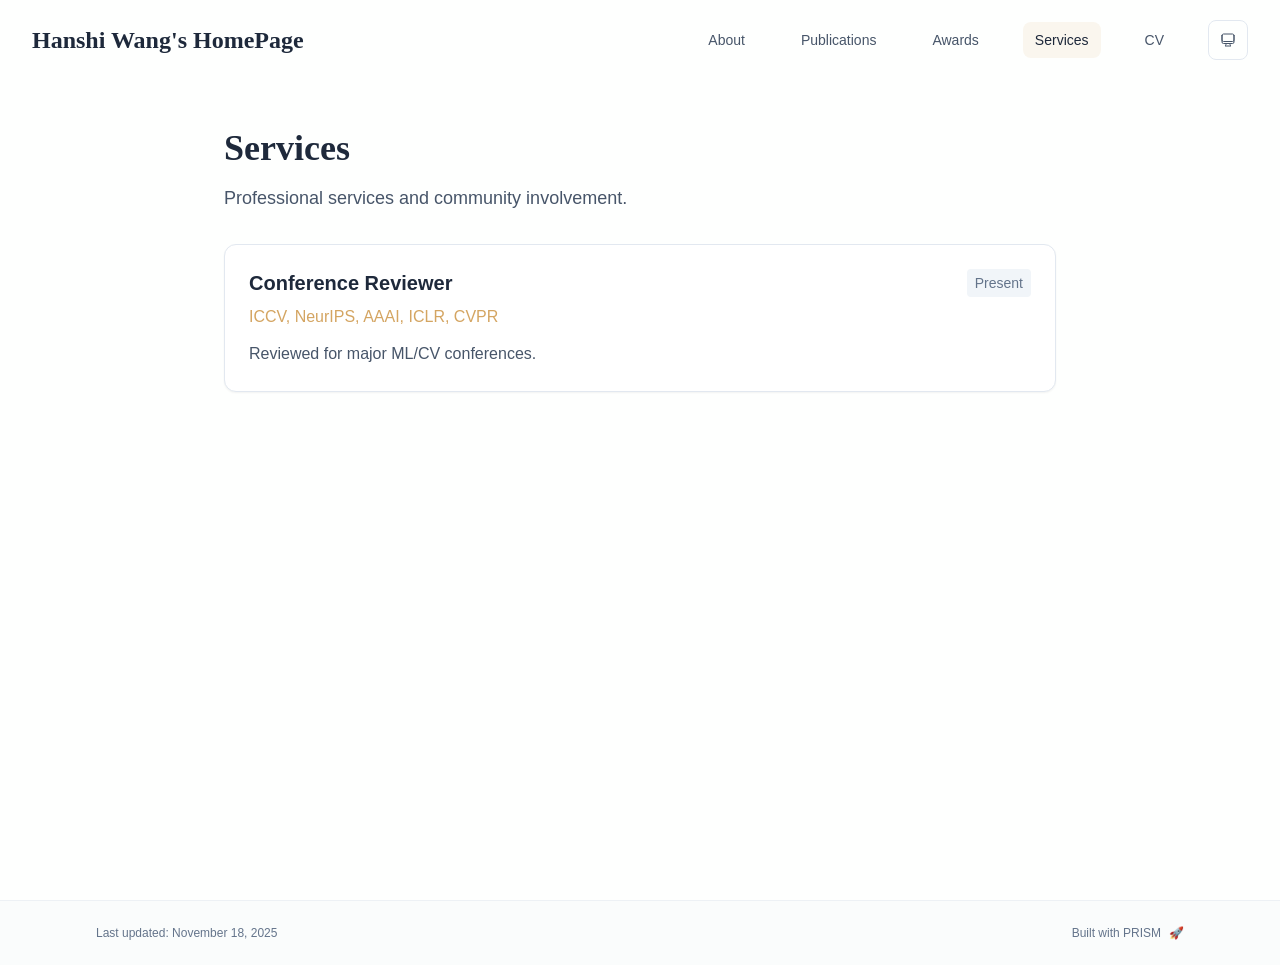
<file: services/index.html>
<!DOCTYPE html><html lang="en" class="scroll-smooth"><head><meta charSet="utf-8"/><meta name="viewport" content="width=device-width, initial-scale=1"/><link rel="stylesheet" href="/_next/static/css/fd19a1b99bfe5264.css" data-precedence="next"/><link rel="preload" as="script" fetchPriority="low" href="/_next/static/chunks/webpack-dcf9f18cf6e4eb9d.js"/><script src="/_next/static/chunks/4bd1b696-70b6d399998de86a.js" async=""></script><script src="/_next/static/chunks/684-50096e198fb40285.js" async=""></script><script src="/_next/static/chunks/main-app-04442ff7e82ddfff.js" async=""></script><script src="/_next/static/chunks/161-26b68443731f0363.js" async=""></script><script src="/_next/static/chunks/874-196dbf0660d69360.js" async=""></script><script src="/_next/static/chunks/560-dc25b2d8b8d763b3.js" async=""></script><script src="/_next/static/chunks/app/layout-bad29ffcb920f3d7.js" async=""></script><script src="/_next/static/chunks/12-4b59b9520356f054.js" async=""></script><script src="/_next/static/chunks/748-de18471bd34a4805.js" async=""></script><script src="/_next/static/chunks/app/%5Bslug%5D/page-e0691c94f734b30d.js" async=""></script><link rel="icon" href="/favicon.svg" type="image/svg+xml"/><link rel="dns-prefetch" href="https://google-fonts.jialeliu.com"/><link rel="preconnect" href="https://google-fonts.jialeliu.com" crossorigin=""/><link rel="preload" as="style" href="https://google-fonts.jialeliu.com/css2?family=Inter:wght@300;400;500;600;700&amp;family=Crimson+Text:ital,wght@0,400;0,600;1,400&amp;display=swap"/><link rel="stylesheet" id="gfonts-css" href="https://google-fonts.jialeliu.com/css2?family=Inter:wght@300;400;500;600;700&amp;family=Crimson+Text:ital,wght@0,400;0,600;1,400&amp;display=swap" media="print"/><script>
              (function(){
                var l = document.getElementById('gfonts-css');
                if (!l) return;
                if (l.media !== 'all') {
                  l.addEventListener('load', function(){ try { l.media = 'all'; } catch(e){} });
                }
              })();
            </script><noscript><link rel="stylesheet" href="https://google-fonts.jialeliu.com/css2?family=Inter:wght@300;400;500;600;700&amp;family=Crimson+Text:ital,wght@0,400;0,600;1,400&amp;display=swap"/></noscript><script>
              try {
                const theme = localStorage.getItem('theme-storage');
                const parsed = theme ? JSON.parse(theme) : null;
                const setting = parsed?.state?.theme || 'system';
                const prefersDark = typeof window !== 'undefined' && window.matchMedia && window.matchMedia('(prefers-color-scheme: dark)').matches;
                const effective = setting === 'dark' ? 'dark' : (setting === 'light' ? 'light' : (prefersDark ? 'dark' : 'light'));
                var root = document.documentElement;
                root.classList.add(effective);
                root.setAttribute('data-theme', effective);
              } catch (e) {
                var root = document.documentElement;
                root.classList.add('light');
                root.setAttribute('data-theme', 'light');
              }
            </script><title>Services | Hanshi Wang&#x27;s HomePage</title><meta name="description" content="Professional services and community involvement."/><meta name="author" content="Hanshi Wang"/><meta name="keywords" content="Hanshi Wang,PhD,Research,CASIA, Chinese Academy of Sciences"/><meta name="creator" content="Hanshi Wang"/><meta name="publisher" content="Hanshi Wang"/><meta property="og:title" content="Hanshi Wang&#x27;s HomePage"/><meta property="og:description" content="PhD student at the University of Example."/><meta property="og:site_name" content="Hanshi Wang&#x27;s Academic Website"/><meta property="og:locale" content="en_US"/><meta property="og:type" content="website"/><meta name="twitter:card" content="summary"/><meta name="twitter:title" content="Hanshi Wang&#x27;s HomePage"/><meta name="twitter:description" content="PhD student at the University of Example."/><link rel="icon" href="/favicon.svg"/><script>document.querySelectorAll('body link[rel="icon"], body link[rel="apple-touch-icon"]').forEach(el => document.head.appendChild(el))</script><script src="/_next/static/chunks/polyfills-42372ed130431b0a.js" noModule=""></script></head><body class="font-sans antialiased"><div style="visibility:hidden"><nav class="fixed top-0 left-0 right-0 z-50" data-headlessui-state=""><div class="transition-all duration-300 ease-out bg-transparent" style="transform:translateY(-100px)"><div class="max-w-7xl mx-auto px-4 sm:px-6 lg:px-8"><div class="flex justify-between items-center h-16 lg:h-20"><div class="flex-shrink-0" tabindex="0"><a class="text-xl lg:text-2xl font-serif font-semibold text-primary hover:text-accent transition-colors duration-200" href="/">Hanshi Wang&#x27;s HomePage</a></div><div class="hidden lg:block"><div class="ml-10 flex items-center space-x-8"><div class="flex items-baseline space-x-8"><a class="relative px-3 py-2 text-sm font-medium transition-all duration-200 rounded hover:bg-accent/10 hover:shadow-sm text-neutral-600 hover:text-primary" href="/"><span class="relative z-10">About</span></a><a class="relative px-3 py-2 text-sm font-medium transition-all duration-200 rounded hover:bg-accent/10 hover:shadow-sm text-neutral-600 hover:text-primary" href="/publications/"><span class="relative z-10">Publications</span></a><a class="relative px-3 py-2 text-sm font-medium transition-all duration-200 rounded hover:bg-accent/10 hover:shadow-sm text-neutral-600 hover:text-primary" href="/awards/"><span class="relative z-10">Awards</span></a><a class="relative px-3 py-2 text-sm font-medium transition-all duration-200 rounded hover:bg-accent/10 hover:shadow-sm text-primary" href="/services/"><span class="relative z-10">Services</span><div class="absolute inset-0 bg-accent/10 rounded-lg"></div></a><a class="relative px-3 py-2 text-sm font-medium transition-all duration-200 rounded hover:bg-accent/10 hover:shadow-sm text-neutral-600 hover:text-primary" href="/cv/"><span class="relative z-10">CV</span></a></div><div class="flex items-center justify-center w-10 h-10 rounded-lg border border-neutral-200 dark:border-[rgba(148,163,184,0.24)] bg-background dark:bg-neutral-800"><div class="w-4 h-4 rounded-full bg-neutral-300 animate-pulse"></div></div></div></div><div class="lg:hidden flex items-center space-x-2"><div class="flex items-center justify-center w-10 h-10 rounded-lg border border-neutral-200 dark:border-[rgba(148,163,184,0.24)] bg-background dark:bg-neutral-800"><div class="w-4 h-4 rounded-full bg-neutral-300 animate-pulse"></div></div><button class="inline-flex items-center justify-center p-2 rounded-md text-neutral-600 hover:text-primary hover:bg-neutral-100 dark:hover:bg-neutral-800 focus:outline-none focus:ring-2 focus:ring-inset focus:ring-accent transition-colors duration-200" id="headlessui-disclosure-button-«R5pdb»" type="button" aria-expanded="false" data-headlessui-state=""><span class="sr-only">Open main menu</span><div><svg xmlns="http://www.w3.org/2000/svg" fill="none" viewBox="0 0 24 24" stroke-width="1.5" stroke="currentColor" aria-hidden="true" data-slot="icon" class="block h-6 w-6"><path stroke-linecap="round" stroke-linejoin="round" d="M3.75 6.75h16.5M3.75 12h16.5m-16.5 5.25h16.5"></path></svg></div></button></div></div></div></div></nav><main class="min-h-screen pt-16 lg:pt-20"><div class="max-w-4xl mx-auto px-4 sm:px-6 lg:px-8 py-12"><div style="opacity:0;transform:translateY(20px)"><div class="mb-8"><h1 class="text-4xl font-serif font-bold text-primary mb-4">Services</h1><p class="text-lg text-neutral-600 dark:text-neutral-500 max-w-2xl">Professional services and community involvement.</p></div><div class="grid gap-6"><div class="bg-white dark:bg-neutral-900 p-6 rounded-xl shadow-sm border border-neutral-200 dark:border-neutral-800 hover:shadow-lg transition-all duration-200 hover:scale-[1.01]" style="opacity:0;transform:translateY(20px)"><div class="flex justify-between items-start mb-2"><h3 class="text-xl font-semibold text-primary">Conference Reviewer</h3><span class="text-sm text-neutral-500 font-medium bg-neutral-100 dark:bg-neutral-800 px-2 py-1 rounded">Present</span></div><p class="text-base text-accent font-medium mb-3">ICCV, NeurIPS, AAAI, ICLR, CVPR</p><p class="text-base text-neutral-600 dark:text-neutral-500 leading-relaxed">Reviewed for major ML/CV conferences.</p></div></div></div></div><!--$--><!--/$--><!--$--><!--/$--></main><footer class="border-t border-neutral-200/50 bg-neutral-50/50 dark:bg-neutral-900/50 dark:border-neutral-700/50"><div class="max-w-6xl mx-auto px-4 sm:px-6 lg:px-8 py-6"><div class="flex flex-col sm:flex-row justify-between items-center gap-2"><p class="text-xs text-neutral-500">Last updated: <!-- -->November 18, 2025</p><p class="text-xs text-neutral-500 flex items-center"><a href="https://github.com/xyjoey/PRISM" target="_blank" rel="noopener noreferrer">Built with PRISM</a><span class="ml-2">🚀</span></p></div></div></footer></div><script src="/_next/static/chunks/webpack-dcf9f18cf6e4eb9d.js" async=""></script><script>(self.__next_f=self.__next_f||[]).push([0])</script><script>self.__next_f.push([1,"1:\"$Sreact.fragment\"\n2:I[3719,[\"161\",\"static/chunks/161-26b68443731f0363.js\",\"874\",\"static/chunks/874-196dbf0660d69360.js\",\"560\",\"static/chunks/560-dc25b2d8b8d763b3.js\",\"177\",\"static/chunks/app/layout-bad29ffcb920f3d7.js\"],\"ThemeProvider\"]\n3:I[768,[\"161\",\"static/chunks/161-26b68443731f0363.js\",\"874\",\"static/chunks/874-196dbf0660d69360.js\",\"560\",\"static/chunks/560-dc25b2d8b8d763b3.js\",\"177\",\"static/chunks/app/layout-bad29ffcb920f3d7.js\"],\"default\"]\n4:I[7555,[],\"\"]\n5:I[1295,[],\"\"]\n6:I[2548,[\"161\",\"static/chunks/161-26b68443731f0363.js\",\"874\",\"static/chunks/874-196dbf0660d69360.js\",\"560\",\"static/chunks/560-dc25b2d8b8d763b3.js\",\"177\",\"static/chunks/app/layout-bad29ffcb920f3d7.js\"],\"default\"]\n8:I[9665,[],\"MetadataBoundary\"]\na:I[9665,[],\"OutletBoundary\"]\nd:I[4911,[],\"AsyncMetadataOutlet\"]\nf:I[9665,[],\"ViewportBoundary\"]\n11:I[6614,[],\"\"]\n:HL[\"/_next/static/css/fd19a1b99bfe5264.css\",\"style\"]\n"])</script><script>self.__next_f.push([1,"0:{\"P\":null,\"b\":\"sET6IJ1sosHppP6c1C1ap\",\"p\":\"\",\"c\":[\"\",\"services\",\"\"],\"i\":false,\"f\":[[[\"\",{\"children\":[[\"slug\",\"services\",\"d\"],{\"children\":[\"__PAGE__\",{}]}]},\"$undefined\",\"$undefined\",true],[\"\",[\"$\",\"$1\",\"c\",{\"children\":[[[\"$\",\"link\",\"0\",{\"rel\":\"stylesheet\",\"href\":\"/_next/static/css/fd19a1b99bfe5264.css\",\"precedence\":\"next\",\"crossOrigin\":\"$undefined\",\"nonce\":\"$undefined\"}]],[\"$\",\"html\",null,{\"lang\":\"en\",\"className\":\"scroll-smooth\",\"suppressHydrationWarning\":true,\"children\":[[\"$\",\"head\",null,{\"children\":[[\"$\",\"link\",null,{\"rel\":\"icon\",\"href\":\"/favicon.svg\",\"type\":\"image/svg+xml\"}],[\"$\",\"link\",null,{\"rel\":\"dns-prefetch\",\"href\":\"https://google-fonts.jialeliu.com\"}],[\"$\",\"link\",null,{\"rel\":\"preconnect\",\"href\":\"https://google-fonts.jialeliu.com\",\"crossOrigin\":\"\"}],[\"$\",\"link\",null,{\"rel\":\"preload\",\"as\":\"style\",\"href\":\"https://google-fonts.jialeliu.com/css2?family=Inter:wght@300;400;500;600;700\u0026family=Crimson+Text:ital,wght@0,400;0,600;1,400\u0026display=swap\"}],[\"$\",\"link\",null,{\"rel\":\"stylesheet\",\"id\":\"gfonts-css\",\"href\":\"https://google-fonts.jialeliu.com/css2?family=Inter:wght@300;400;500;600;700\u0026family=Crimson+Text:ital,wght@0,400;0,600;1,400\u0026display=swap\",\"media\":\"print\"}],[\"$\",\"script\",null,{\"dangerouslySetInnerHTML\":{\"__html\":\"\\n              (function(){\\n                var l = document.getElementById('gfonts-css');\\n                if (!l) return;\\n                if (l.media !== 'all') {\\n                  l.addEventListener('load', function(){ try { l.media = 'all'; } catch(e){} });\\n                }\\n              })();\\n            \"}}],[\"$\",\"noscript\",null,{\"children\":[\"$\",\"link\",null,{\"rel\":\"stylesheet\",\"href\":\"https://google-fonts.jialeliu.com/css2?family=Inter:wght@300;400;500;600;700\u0026family=Crimson+Text:ital,wght@0,400;0,600;1,400\u0026display=swap\"}]}],[\"$\",\"script\",null,{\"dangerouslySetInnerHTML\":{\"__html\":\"\\n              try {\\n                const theme = localStorage.getItem('theme-storage');\\n                const parsed = theme ? JSON.parse(theme) : null;\\n                const setting = parsed?.state?.theme || 'system';\\n                const prefersDark = typeof window !== 'undefined' \u0026\u0026 window.matchMedia \u0026\u0026 window.matchMedia('(prefers-color-scheme: dark)').matches;\\n                const effective = setting === 'dark' ? 'dark' : (setting === 'light' ? 'light' : (prefersDark ? 'dark' : 'light'));\\n                var root = document.documentElement;\\n                root.classList.add(effective);\\n                root.setAttribute('data-theme', effective);\\n              } catch (e) {\\n                var root = document.documentElement;\\n                root.classList.add('light');\\n                root.setAttribute('data-theme', 'light');\\n              }\\n            \"}}]]}],[\"$\",\"body\",null,{\"className\":\"font-sans antialiased\",\"children\":[\"$\",\"$L2\",null,{\"children\":[[\"$\",\"$L3\",null,{\"items\":[{\"title\":\"About\",\"type\":\"page\",\"target\":\"about\",\"href\":\"/\"},{\"title\":\"Publications\",\"type\":\"page\",\"target\":\"publications\",\"href\":\"/publications\"},{\"title\":\"Awards\",\"type\":\"page\",\"target\":\"awards\",\"href\":\"/awards\"},{\"title\":\"Services\",\"type\":\"page\",\"target\":\"services\",\"href\":\"/services\"},{\"title\":\"CV\",\"type\":\"page\",\"target\":\"cv\",\"href\":\"/cv\"}],\"siteTitle\":\"Hanshi Wang's HomePage\",\"enableOnePageMode\":false}],[\"$\",\"main\",null,{\"className\":\"min-h-screen pt-16 lg:pt-20\",\"children\":[\"$\",\"$L4\",null,{\"parallelRouterKey\":\"children\",\"error\":\"$undefined\",\"errorStyles\":\"$undefined\",\"errorScripts\":\"$undefined\",\"template\":[\"$\",\"$L5\",null,{}],\"templateStyles\":\"$undefined\",\"templateScripts\":\"$undefined\",\"notFound\":[[[\"$\",\"title\",null,{\"children\":\"404: This page could not be found.\"}],[\"$\",\"div\",null,{\"style\":{\"fontFamily\":\"system-ui,\\\"Segoe UI\\\",Roboto,Helvetica,Arial,sans-serif,\\\"Apple Color Emoji\\\",\\\"Segoe UI Emoji\\\"\",\"height\":\"100vh\",\"textAlign\":\"center\",\"display\":\"flex\",\"flexDirection\":\"column\",\"alignItems\":\"center\",\"justifyContent\":\"center\"},\"children\":[\"$\",\"div\",null,{\"children\":[[\"$\",\"style\",null,{\"dangerouslySetInnerHTML\":{\"__html\":\"body{color:#000;background:#fff;margin:0}.next-error-h1{border-right:1px solid rgba(0,0,0,.3)}@media (prefers-color-scheme:dark){body{color:#fff;background:#000}.next-error-h1{border-right:1px solid rgba(255,255,255,.3)}}\"}}],[\"$\",\"h1\",null,{\"className\":\"next-error-h1\",\"style\":{\"display\":\"inline-block\",\"margin\":\"0 20px 0 0\",\"padding\":\"0 23px 0 0\",\"fontSize\":24,\"fontWeight\":500,\"verticalAlign\":\"top\",\"lineHeight\":\"49px\"},\"children\":404}],[\"$\",\"div\",null,{\"style\":{\"display\":\"inline-block\"},\"children\":[\"$\",\"h2\",null,{\"style\":{\"fontSize\":14,\"fontWeight\":400,\"lineHeight\":\"49px\",\"margin\":0},\"children\":\"This page could not be found.\"}]}]]}]}]],[]],\"forbidden\":\"$undefined\",\"unauthorized\":\"$undefined\"}]}],[\"$\",\"$L6\",null,{\"lastUpdated\":\"November 18, 2025\"}]]}]}]]}]]}],{\"children\":[[\"slug\",\"services\",\"d\"],[\"$\",\"$1\",\"c\",{\"children\":[null,[\"$\",\"$L4\",null,{\"parallelRouterKey\":\"children\",\"error\":\"$undefined\",\"errorStyles\":\"$undefined\",\"errorScripts\":\"$undefined\",\"template\":[\"$\",\"$L5\",null,{}],\"templateStyles\":\"$undefined\",\"templateScripts\":\"$undefined\",\"notFound\":\"$undefined\",\"forbidden\":\"$undefined\",\"unauthorized\":\"$undefined\"}]]}],{\"children\":[\"__PAGE__\",[\"$\",\"$1\",\"c\",{\"children\":[\"$L7\",[\"$\",\"$L8\",null,{\"children\":\"$L9\"}],null,[\"$\",\"$La\",null,{\"children\":[\"$Lb\",\"$Lc\",[\"$\",\"$Ld\",null,{\"promise\":\"$@e\"}]]}]]}],{},null,false]},null,false]},null,false],[\"$\",\"$1\",\"h\",{\"children\":[null,[\"$\",\"$1\",\"9xnSH1ryaXJW3chtunyMK\",{\"children\":[[\"$\",\"$Lf\",null,{\"children\":\"$L10\"}],null]}],null]}],false]],\"m\":\"$undefined\",\"G\":[\"$11\",\"$undefined\"],\"s\":false,\"S\":true}\n"])</script><script>self.__next_f.push([1,"12:\"$Sreact.suspense\"\n13:I[4911,[],\"AsyncMetadata\"]\n15:I[3684,[\"161\",\"static/chunks/161-26b68443731f0363.js\",\"12\",\"static/chunks/12-4b59b9520356f054.js\",\"748\",\"static/chunks/748-de18471bd34a4805.js\",\"182\",\"static/chunks/app/%5Bslug%5D/page-e0691c94f734b30d.js\"],\"default\"]\n9:[\"$\",\"$12\",null,{\"fallback\":null,\"children\":[\"$\",\"$L13\",null,{\"promise\":\"$@14\"}]}]\n7:[\"$\",\"div\",null,{\"className\":\"max-w-4xl mx-auto px-4 sm:px-6 lg:px-8 py-12\",\"children\":[false,false,[\"$\",\"$L15\",null,{\"config\":{\"type\":\"card\",\"title\":\"Services\",\"description\":\"Professional services and community involvement.\",\"items\":[{\"title\":\"Conference Reviewer\",\"subtitle\":\"ICCV, NeurIPS, AAAI, ICLR, CVPR\",\"date\":\"Present\",\"content\":\"Reviewed for major ML/CV conferences.\"}]}}]]}]\n"])</script><script>self.__next_f.push([1,"c:null\n"])</script><script>self.__next_f.push([1,"10:[[\"$\",\"meta\",\"0\",{\"charSet\":\"utf-8\"}],[\"$\",\"meta\",\"1\",{\"name\":\"viewport\",\"content\":\"width=device-width, initial-scale=1\"}]]\nb:null\n"])</script><script>self.__next_f.push([1,"14:{\"metadata\":[[\"$\",\"title\",\"0\",{\"children\":\"Services | Hanshi Wang's HomePage\"}],[\"$\",\"meta\",\"1\",{\"name\":\"description\",\"content\":\"Professional services and community involvement.\"}],[\"$\",\"meta\",\"2\",{\"name\":\"author\",\"content\":\"Hanshi Wang\"}],[\"$\",\"meta\",\"3\",{\"name\":\"keywords\",\"content\":\"Hanshi Wang,PhD,Research,CASIA, Chinese Academy of Sciences\"}],[\"$\",\"meta\",\"4\",{\"name\":\"creator\",\"content\":\"Hanshi Wang\"}],[\"$\",\"meta\",\"5\",{\"name\":\"publisher\",\"content\":\"Hanshi Wang\"}],[\"$\",\"meta\",\"6\",{\"property\":\"og:title\",\"content\":\"Hanshi Wang's HomePage\"}],[\"$\",\"meta\",\"7\",{\"property\":\"og:description\",\"content\":\"PhD student at the University of Example.\"}],[\"$\",\"meta\",\"8\",{\"property\":\"og:site_name\",\"content\":\"Hanshi Wang's Academic Website\"}],[\"$\",\"meta\",\"9\",{\"property\":\"og:locale\",\"content\":\"en_US\"}],[\"$\",\"meta\",\"10\",{\"property\":\"og:type\",\"content\":\"website\"}],[\"$\",\"meta\",\"11\",{\"name\":\"twitter:card\",\"content\":\"summary\"}],[\"$\",\"meta\",\"12\",{\"name\":\"twitter:title\",\"content\":\"Hanshi Wang's HomePage\"}],[\"$\",\"meta\",\"13\",{\"name\":\"twitter:description\",\"content\":\"PhD student at the University of Example.\"}],[\"$\",\"link\",\"14\",{\"rel\":\"icon\",\"href\":\"/favicon.svg\"}]],\"error\":null,\"digest\":\"$undefined\"}\ne:{\"metadata\":\"$14:metadata\",\"error\":null,\"digest\":\"$undefined\"}\n"])</script></body></html>
</file>
<file: _next/static/css/fd19a1b99bfe5264.css>
/*! tailwindcss v4.1.17 | MIT License | https://tailwindcss.com */@layer properties{@supports (((-webkit-hyphens:none)) and (not (margin-trim:inline))) or ((-moz-orient:inline) and (not (color:rgb(from red r g b)))){*,::backdrop,:after,:before{--tw-translate-x:0;--tw-translate-y:0;--tw-translate-z:0;--tw-rotate-x:initial;--tw-rotate-y:initial;--tw-rotate-z:initial;--tw-skew-x:initial;--tw-skew-y:initial;--tw-space-y-reverse:0;--tw-space-x-reverse:0;--tw-border-style:solid;--tw-leading:initial;--tw-font-weight:initial;--tw-shadow:0 0 #0000;--tw-shadow-color:initial;--tw-shadow-alpha:100%;--tw-inset-shadow:0 0 #0000;--tw-inset-shadow-color:initial;--tw-inset-shadow-alpha:100%;--tw-ring-color:initial;--tw-ring-shadow:0 0 #0000;--tw-inset-ring-color:initial;--tw-inset-ring-shadow:0 0 #0000;--tw-ring-inset:initial;--tw-ring-offset-width:0px;--tw-ring-offset-color:#fff;--tw-ring-offset-shadow:0 0 #0000;--tw-blur:initial;--tw-brightness:initial;--tw-contrast:initial;--tw-grayscale:initial;--tw-hue-rotate:initial;--tw-invert:initial;--tw-opacity:initial;--tw-saturate:initial;--tw-sepia:initial;--tw-drop-shadow:initial;--tw-drop-shadow-color:initial;--tw-drop-shadow-alpha:100%;--tw-drop-shadow-size:initial;--tw-backdrop-blur:initial;--tw-backdrop-brightness:initial;--tw-backdrop-contrast:initial;--tw-backdrop-grayscale:initial;--tw-backdrop-hue-rotate:initial;--tw-backdrop-invert:initial;--tw-backdrop-opacity:initial;--tw-backdrop-saturate:initial;--tw-backdrop-sepia:initial;--tw-duration:initial;--tw-ease:initial;--tw-scale-x:1;--tw-scale-y:1;--tw-scale-z:1}}}@layer theme{:host,:root{--font-sans:"Inter",-apple-system,BlinkMacSystemFont,"Segoe UI",Roboto,sans-serif;--color-red-50:oklch(97.1% .013 17.38);--color-red-400:oklch(70.4% .191 22.216);--color-red-600:oklch(57.7% .245 27.325);--color-red-900:oklch(39.6% .141 25.723);--color-yellow-100:oklch(97.3% .071 103.193);--color-yellow-200:oklch(94.5% .129 101.54);--color-yellow-800:oklch(47.6% .114 61.907);--color-yellow-900:oklch(42.1% .095 57.708);--color-white:#fff;--spacing:.25rem;--container-2xl:42rem;--container-3xl:48rem;--container-4xl:56rem;--container-6xl:72rem;--container-7xl:80rem;--text-xs:.75rem;--text-xs--line-height:calc(1/.75);--text-sm:.875rem;--text-sm--line-height:calc(1.25/.875);--text-base:1rem;--text-base--line-height:calc(1.5/1);--text-lg:1.125rem;--text-lg--line-height:calc(1.75/1.125);--text-xl:1.25rem;--text-xl--line-height:calc(1.75/1.25);--text-2xl:1.5rem;--text-2xl--line-height:calc(2/1.5);--text-3xl:1.875rem;--text-3xl--line-height:calc(2.25/1.875);--text-4xl:2.25rem;--text-4xl--line-height:calc(2.5/2.25);--font-weight-medium:500;--font-weight-semibold:600;--font-weight-bold:700;--leading-tight:1.25;--leading-relaxed:1.625;--radius-md:.375rem;--radius-lg:.5rem;--radius-xl:.75rem;--radius-2xl:1rem;--ease-out:cubic-bezier(0,0,.2,1);--animate-pulse:pulse 2s cubic-bezier(.4,0,.6,1)infinite;--blur-xl:24px;--aspect-video:16/9;--default-transition-duration:.15s;--default-transition-timing-function:cubic-bezier(.4,0,.2,1);--default-font-family:"Inter",-apple-system,BlinkMacSystemFont,"Segoe UI",Roboto,sans-serif;--default-mono-font-family:"SF Mono",Monaco,"Cascadia Code","Roboto Mono",Consolas,"Courier New",monospace;--line-height-normal:1.5;--shadow-glass:0 8px 32px 0 #1f26875e}}@layer base{*,::backdrop,:after,:before{box-sizing:border-box;border:0 solid;margin:0;padding:0}::file-selector-button{box-sizing:border-box;border:0 solid;margin:0;padding:0}:host,html{-webkit-text-size-adjust:100%;tab-size:4;line-height:1.5;font-family:var(--default-font-family,ui-sans-serif,system-ui,sans-serif,"Apple Color Emoji","Segoe UI Emoji","Segoe UI Symbol","Noto Color Emoji");font-feature-settings:var(--default-font-feature-settings,normal);font-variation-settings:var(--default-font-variation-settings,normal);-webkit-tap-highlight-color:transparent}hr{height:0;color:inherit;border-top-width:1px}abbr:where([title]){-webkit-text-decoration:underline dotted;text-decoration:underline dotted}h1,h2,h3,h4,h5,h6{font-size:inherit;font-weight:inherit}a{color:inherit;-webkit-text-decoration:inherit;text-decoration:inherit}b,strong{font-weight:bolder}code,kbd,pre,samp{font-family:var(--default-mono-font-family,ui-monospace,SFMono-Regular,Menlo,Monaco,Consolas,"Liberation Mono","Courier New",monospace);font-feature-settings:var(--default-mono-font-feature-settings,normal);font-variation-settings:var(--default-mono-font-variation-settings,normal);font-size:1em}small{font-size:80%}sub,sup{vertical-align:baseline;font-size:75%;line-height:0;position:relative}sub{bottom:-.25em}sup{top:-.5em}table{text-indent:0;border-color:inherit;border-collapse:collapse}:-moz-focusring{outline:auto}progress{vertical-align:baseline}summary{display:list-item}menu,ol,ul{list-style:none}audio,canvas,embed,iframe,img,object,svg,video{vertical-align:middle;display:block}img,video{max-width:100%;height:auto}button,input,optgroup,select,textarea{font:inherit;font-feature-settings:inherit;font-variation-settings:inherit;letter-spacing:inherit;color:inherit;opacity:1;background-color:#0000;border-radius:0}::file-selector-button{font:inherit;font-feature-settings:inherit;font-variation-settings:inherit;letter-spacing:inherit;color:inherit;opacity:1;background-color:#0000;border-radius:0}:where(select:is([multiple],[size])) optgroup{font-weight:bolder}:where(select:is([multiple],[size])) optgroup option{padding-inline-start:20px}::file-selector-button{margin-inline-end:4px}::placeholder{opacity:1}@supports (not ((-webkit-appearance:-apple-pay-button))) or (contain-intrinsic-size:1px){::placeholder{color:currentColor}@supports (color:color-mix(in lab,red,red)){::placeholder{color:color-mix(in oklab,currentcolor 50%,transparent)}}}textarea{resize:vertical}::-webkit-search-decoration{-webkit-appearance:none}::-webkit-date-and-time-value{min-height:1lh;text-align:inherit}::-webkit-datetime-edit{display:inline-flex}::-webkit-datetime-edit-fields-wrapper{padding:0}::-webkit-datetime-edit,::-webkit-datetime-edit-year-field{padding-block:0}::-webkit-datetime-edit-day-field,::-webkit-datetime-edit-month-field{padding-block:0}::-webkit-datetime-edit-hour-field,::-webkit-datetime-edit-minute-field{padding-block:0}::-webkit-datetime-edit-millisecond-field,::-webkit-datetime-edit-second-field{padding-block:0}::-webkit-datetime-edit-meridiem-field{padding-block:0}::-webkit-calendar-picker-indicator{line-height:1}:-moz-ui-invalid{box-shadow:none}button,input:where([type=button],[type=reset],[type=submit]){appearance:button}::file-selector-button{appearance:button}::-webkit-inner-spin-button,::-webkit-outer-spin-button{height:auto}[hidden]:where(:not([hidden=until-found])){display:none!important}}@layer components;@layer utilities{.collapse{visibility:collapse}.sr-only{clip-path:inset(50%);white-space:nowrap;border-width:0;width:1px;height:1px;margin:-1px;padding:0;overflow:hidden}.absolute,.sr-only{position:absolute}.fixed{position:fixed}.relative{position:relative}.static{position:static}.sticky{position:sticky}.inset-0{inset:calc(var(--spacing)*0)}.top-0{top:calc(var(--spacing)*0)}.top-1\/2{top:50%}.top-2{top:calc(var(--spacing)*2)}.top-8{top:calc(var(--spacing)*8)}.top-full{top:100%}.right-0{right:calc(var(--spacing)*0)}.right-2{right:calc(var(--spacing)*2)}.left-0{left:calc(var(--spacing)*0)}.left-1\/2{left:50%}.left-3{left:calc(var(--spacing)*3)}.z-10{z-index:10}.z-20{z-index:20}.z-40{z-index:40}.z-50{z-index:50}.container{width:100%}@media (min-width:40rem){.container{max-width:40rem}}@media (min-width:48rem){.container{max-width:48rem}}@media (min-width:64rem){.container{max-width:64rem}}@media (min-width:80rem){.container{max-width:80rem}}@media (min-width:96rem){.container{max-width:96rem}}.mx-auto{margin-inline:auto}.my-4{margin-block:calc(var(--spacing)*4)}.mt-1{margin-top:calc(var(--spacing)*1)}.mt-2{margin-top:calc(var(--spacing)*2)}.mt-4{margin-top:calc(var(--spacing)*4)}.mt-6{margin-top:calc(var(--spacing)*6)}.mt-8{margin-top:calc(var(--spacing)*8)}.mt-auto{margin-top:auto}.mr-1{margin-right:calc(var(--spacing)*1)}.mr-1\.5{margin-right:calc(var(--spacing)*1.5)}.mr-2{margin-right:calc(var(--spacing)*2)}.mb-1{margin-bottom:calc(var(--spacing)*1)}.mb-2{margin-bottom:calc(var(--spacing)*2)}.mb-3{margin-bottom:calc(var(--spacing)*3)}.mb-4{margin-bottom:calc(var(--spacing)*4)}.mb-6{margin-bottom:calc(var(--spacing)*6)}.mb-8{margin-bottom:calc(var(--spacing)*8)}.ml-0{margin-left:calc(var(--spacing)*0)}.ml-2{margin-left:calc(var(--spacing)*2)}.ml-4{margin-left:calc(var(--spacing)*4)}.ml-10{margin-left:calc(var(--spacing)*10)}.line-clamp-2{-webkit-line-clamp:2}.line-clamp-2,.line-clamp-3{-webkit-box-orient:vertical;display:-webkit-box;overflow:hidden}.line-clamp-3{-webkit-line-clamp:3}.block{display:block}.contents{display:contents}.flex{display:flex}.grid{display:grid}.hidden{display:none}.inline-flex{display:inline-flex}.aspect-video{aspect-ratio:var(--aspect-video)}.h-0{height:calc(var(--spacing)*0)}.h-2\.5{height:calc(var(--spacing)*2.5)}.h-3{height:calc(var(--spacing)*3)}.h-4{height:calc(var(--spacing)*4)}.h-5{height:calc(var(--spacing)*5)}.h-6{height:calc(var(--spacing)*6)}.h-10{height:calc(var(--spacing)*10)}.h-16{height:calc(var(--spacing)*16)}.h-64{height:calc(var(--spacing)*64)}.h-auto{height:auto}.h-full{height:100%}.min-h-\[220px\]{min-height:220px}.min-h-screen{min-height:100vh}.w-0{width:calc(var(--spacing)*0)}.w-2\.5{width:calc(var(--spacing)*2.5)}.w-3{width:calc(var(--spacing)*3)}.w-4{width:calc(var(--spacing)*4)}.w-5{width:calc(var(--spacing)*5)}.w-6{width:calc(var(--spacing)*6)}.w-10{width:calc(var(--spacing)*10)}.w-16{width:calc(var(--spacing)*16)}.w-32{width:calc(var(--spacing)*32)}.w-64{width:calc(var(--spacing)*64)}.w-full{width:100%}.max-w-2xl{max-width:var(--container-2xl)}.max-w-3xl{max-width:var(--container-3xl)}.max-w-4xl{max-width:var(--container-4xl)}.max-w-6xl{max-width:var(--container-6xl)}.max-w-7xl{max-width:var(--container-7xl)}.max-w-\[calc\(100vw-2rem\)\]{max-width:calc(100vw - 2rem)}.flex-shrink-0{flex-shrink:0}.flex-grow{flex-grow:1}.-translate-x-1\/2{--tw-translate-x:calc(calc(1/2*100%)*-1)}.-translate-x-1\/2,.-translate-y-1\/2{translate:var(--tw-translate-x)var(--tw-translate-y)}.-translate-y-1\/2{--tw-translate-y:calc(calc(1/2*100%)*-1)}.-translate-y-full{--tw-translate-y:-100%;translate:var(--tw-translate-x)var(--tw-translate-y)}.transform{transform:var(--tw-rotate-x,)var(--tw-rotate-y,)var(--tw-rotate-z,)var(--tw-skew-x,)var(--tw-skew-y,)}.animate-pulse{animation:var(--animate-pulse)}.cursor-pointer{cursor:pointer}.scroll-mt-24{scroll-margin-top:calc(var(--spacing)*24)}.list-inside{list-style-position:inside}.list-decimal{list-style-type:decimal}.list-disc{list-style-type:disc}.grid-cols-1{grid-template-columns:repeat(1,minmax(0,1fr))}.flex-col{flex-direction:column}.flex-wrap{flex-wrap:wrap}.items-baseline{align-items:baseline}.items-center{align-items:center}.items-start{align-items:flex-start}.justify-between{justify-content:space-between}.justify-center{justify-content:center}.gap-1{gap:calc(var(--spacing)*1)}.gap-2{gap:calc(var(--spacing)*2)}.gap-3{gap:calc(var(--spacing)*3)}.gap-4{gap:calc(var(--spacing)*4)}.gap-6{gap:calc(var(--spacing)*6)}.gap-12{gap:calc(var(--spacing)*12)}:where(.space-y-1>:not(:last-child)){--tw-space-y-reverse:0;margin-block-start:calc(calc(var(--spacing)*1)*var(--tw-space-y-reverse));margin-block-end:calc(calc(var(--spacing)*1)*calc(1 - var(--tw-space-y-reverse)))}:where(.space-y-2>:not(:last-child)){--tw-space-y-reverse:0;margin-block-start:calc(calc(var(--spacing)*2)*var(--tw-space-y-reverse));margin-block-end:calc(calc(var(--spacing)*2)*calc(1 - var(--tw-space-y-reverse)))}:where(.space-y-3>:not(:last-child)){--tw-space-y-reverse:0;margin-block-start:calc(calc(var(--spacing)*3)*var(--tw-space-y-reverse));margin-block-end:calc(calc(var(--spacing)*3)*calc(1 - var(--tw-space-y-reverse)))}:where(.space-y-4>:not(:last-child)){--tw-space-y-reverse:0;margin-block-start:calc(calc(var(--spacing)*4)*var(--tw-space-y-reverse));margin-block-end:calc(calc(var(--spacing)*4)*calc(1 - var(--tw-space-y-reverse)))}:where(.space-y-6>:not(:last-child)){--tw-space-y-reverse:0;margin-block-start:calc(calc(var(--spacing)*6)*var(--tw-space-y-reverse));margin-block-end:calc(calc(var(--spacing)*6)*calc(1 - var(--tw-space-y-reverse)))}:where(.space-y-8>:not(:last-child)){--tw-space-y-reverse:0;margin-block-start:calc(calc(var(--spacing)*8)*var(--tw-space-y-reverse));margin-block-end:calc(calc(var(--spacing)*8)*calc(1 - var(--tw-space-y-reverse)))}:where(.space-x-0\.5>:not(:last-child)){--tw-space-x-reverse:0;margin-inline-start:calc(calc(var(--spacing)*.5)*var(--tw-space-x-reverse));margin-inline-end:calc(calc(var(--spacing)*.5)*calc(1 - var(--tw-space-x-reverse)))}:where(.space-x-2>:not(:last-child)){--tw-space-x-reverse:0;margin-inline-start:calc(calc(var(--spacing)*2)*var(--tw-space-x-reverse));margin-inline-end:calc(calc(var(--spacing)*2)*calc(1 - var(--tw-space-x-reverse)))}:where(.space-x-3>:not(:last-child)){--tw-space-x-reverse:0;margin-inline-start:calc(calc(var(--spacing)*3)*var(--tw-space-x-reverse));margin-inline-end:calc(calc(var(--spacing)*3)*calc(1 - var(--tw-space-x-reverse)))}:where(.space-x-8>:not(:last-child)){--tw-space-x-reverse:0;margin-inline-start:calc(calc(var(--spacing)*8)*var(--tw-space-x-reverse));margin-inline-end:calc(calc(var(--spacing)*8)*calc(1 - var(--tw-space-x-reverse)))}.overflow-hidden{overflow:hidden}.overflow-x-auto{overflow-x:auto}.scroll-smooth{scroll-behavior:smooth}.rounded{border-radius:.25rem}.rounded-2xl{border-radius:var(--radius-2xl)}.rounded-full{border-radius:3.40282e+38px}.rounded-lg{border-radius:var(--radius-lg)}.rounded-md{border-radius:var(--radius-md)}.rounded-xl{border-radius:var(--radius-xl)}.border{border-style:var(--tw-border-style);border-width:1px}.border-t{border-top-style:var(--tw-border-style);border-top-width:1px}.border-t-4{border-top-style:var(--tw-border-style);border-top-width:4px}.border-r-4{border-right-style:var(--tw-border-style);border-right-width:4px}.border-b{border-bottom-style:var(--tw-border-style);border-bottom-width:1px}.border-l-4{border-left-style:var(--tw-border-style);border-left-width:4px}.border-accent,.border-accent\/50{border-color:var(--accent)}@supports (color:color-mix(in lab,red,red)){.border-accent\/50{border-color:color-mix(in oklab,var(--accent)50%,transparent)}}.border-neutral-100{border-color:var(--neutral-100)}.border-neutral-200,.border-neutral-200\/50{border-color:var(--neutral-200)}@supports (color:color-mix(in lab,red,red)){.border-neutral-200\/50{border-color:color-mix(in oklab,var(--neutral-200)50%,transparent)}}.border-transparent{border-color:#0000}.border-yellow-200\/70{border-color:#fff085b3}@supports (color:color-mix(in lab,red,red)){.border-yellow-200\/70{border-color:color-mix(in oklab,var(--color-yellow-200)70%,transparent)}}.border-t-accent{border-top-color:var(--accent)}.border-t-neutral-800{border-top-color:var(--neutral-800)}.bg-accent,.bg-accent\/10{background-color:var(--accent)}@supports (color:color-mix(in lab,red,red)){.bg-accent\/10{background-color:color-mix(in oklab,var(--accent)10%,transparent)}}.bg-background,.bg-background\/80{background-color:var(--background)}@supports (color:color-mix(in lab,red,red)){.bg-background\/80{background-color:color-mix(in oklab,var(--background)80%,transparent)}}.bg-background\/95{background-color:var(--background)}@supports (color:color-mix(in lab,red,red)){.bg-background\/95{background-color:color-mix(in oklab,var(--background)95%,transparent)}}.bg-neutral-50,.bg-neutral-50\/50{background-color:var(--neutral-50)}@supports (color:color-mix(in lab,red,red)){.bg-neutral-50\/50{background-color:color-mix(in oklab,var(--neutral-50)50%,transparent)}}.bg-neutral-100{background-color:var(--neutral-100)}.bg-neutral-300{background-color:var(--neutral-300)}.bg-neutral-800{background-color:var(--neutral-800)}.bg-red-50{background-color:var(--color-red-50)}.bg-transparent{background-color:#0000}.bg-white{background-color:var(--color-white)}.bg-yellow-100{background-color:var(--color-yellow-100)}.object-contain{object-fit:contain}.object-cover{object-fit:cover}.object-\[32\%_center\]{object-position:32% center}.p-1\.5{padding:calc(var(--spacing)*1.5)}.p-2{padding:calc(var(--spacing)*2)}.p-4{padding:calc(var(--spacing)*4)}.p-6{padding:calc(var(--spacing)*6)}.px-2{padding-inline:calc(var(--spacing)*2)}.px-3{padding-inline:calc(var(--spacing)*3)}.px-4{padding-inline:calc(var(--spacing)*4)}.py-0\.5{padding-block:calc(var(--spacing)*.5)}.py-1{padding-block:calc(var(--spacing)*1)}.py-2{padding-block:calc(var(--spacing)*2)}.py-3{padding-block:calc(var(--spacing)*3)}.py-6{padding-block:calc(var(--spacing)*6)}.py-8{padding-block:calc(var(--spacing)*8)}.py-12{padding-block:calc(var(--spacing)*12)}.pt-2{padding-top:calc(var(--spacing)*2)}.pt-16{padding-top:calc(var(--spacing)*16)}.pr-4{padding-right:calc(var(--spacing)*4)}.pb-2{padding-bottom:calc(var(--spacing)*2)}.pb-3{padding-bottom:calc(var(--spacing)*3)}.pl-4{padding-left:calc(var(--spacing)*4)}.pl-10{padding-left:calc(var(--spacing)*10)}.text-center{text-align:center}.font-mono{font-family:SF Mono,Monaco,Cascadia Code,Roboto Mono,Consolas,Courier New,monospace}.font-sans{font-family:Inter,-apple-system,BlinkMacSystemFont,Segoe UI,Roboto,sans-serif}.font-serif{font-family:Crimson Text,Georgia,serif}.text-2xl{font-size:var(--text-2xl);line-height:var(--tw-leading,var(--text-2xl--line-height))}.text-3xl{font-size:var(--text-3xl);line-height:var(--tw-leading,var(--text-3xl--line-height))}.text-4xl{font-size:var(--text-4xl);line-height:var(--tw-leading,var(--text-4xl--line-height))}.text-base{font-size:var(--text-base);line-height:var(--tw-leading,var(--text-base--line-height))}.text-lg{font-size:var(--text-lg);line-height:var(--tw-leading,var(--text-lg--line-height))}.text-sm{font-size:var(--text-sm);line-height:var(--tw-leading,var(--text-sm--line-height))}.text-xl{font-size:var(--text-xl);line-height:var(--tw-leading,var(--text-xl--line-height))}.text-xs{font-size:var(--text-xs);line-height:var(--tw-leading,var(--text-xs--line-height))}.text-\[11px\]{font-size:11px}.leading-relaxed{--tw-leading:var(--leading-relaxed);line-height:var(--leading-relaxed)}.leading-tight{--tw-leading:var(--leading-tight);line-height:var(--leading-tight)}.font-bold{--tw-font-weight:var(--font-weight-bold);font-weight:var(--font-weight-bold)}.font-medium{--tw-font-weight:var(--font-weight-medium);font-weight:var(--font-weight-medium)}.font-semibold{--tw-font-weight:var(--font-weight-semibold);font-weight:var(--font-weight-semibold)}.break-words{overflow-wrap:break-word}.whitespace-nowrap{white-space:nowrap}.whitespace-pre-wrap{white-space:pre-wrap}.text-accent{color:var(--accent)}.text-neutral-400{color:var(--neutral-400)}.text-neutral-500{color:var(--neutral-500)}.text-neutral-600{color:var(--neutral-600)}.text-neutral-700{color:var(--neutral-700)}.text-neutral-800{color:var(--neutral-800)}.text-primary{color:var(--primary)}.text-red-600{color:var(--color-red-600)}.text-white{color:var(--color-white)}.text-yellow-800{color:var(--color-yellow-800)}.capitalize{text-transform:capitalize}.italic{font-style:italic}.antialiased{-webkit-font-smoothing:antialiased;-moz-osx-font-smoothing:grayscale}.opacity-60{opacity:.6}.shadow-lg{--tw-shadow:0 10px 15px -3px var(--tw-shadow-color,#0000001a),0 4px 6px -2px var(--tw-shadow-color,#0000000d)}.shadow-lg,.shadow-sm{box-shadow:var(--tw-inset-shadow),var(--tw-inset-ring-shadow),var(--tw-ring-offset-shadow),var(--tw-ring-shadow),var(--tw-shadow)}.shadow-sm{--tw-shadow:0 1px 2px 0 var(--tw-shadow-color,#0000000d)}.filter{filter:var(--tw-blur,)var(--tw-brightness,)var(--tw-contrast,)var(--tw-grayscale,)var(--tw-hue-rotate,)var(--tw-invert,)var(--tw-saturate,)var(--tw-sepia,)var(--tw-drop-shadow,)}.backdrop-blur-xl{--tw-backdrop-blur:blur(var(--blur-xl));-webkit-backdrop-filter:var(--tw-backdrop-blur,)var(--tw-backdrop-brightness,)var(--tw-backdrop-contrast,)var(--tw-backdrop-grayscale,)var(--tw-backdrop-hue-rotate,)var(--tw-backdrop-invert,)var(--tw-backdrop-opacity,)var(--tw-backdrop-saturate,)var(--tw-backdrop-sepia,);backdrop-filter:var(--tw-backdrop-blur,)var(--tw-backdrop-brightness,)var(--tw-backdrop-contrast,)var(--tw-backdrop-grayscale,)var(--tw-backdrop-hue-rotate,)var(--tw-backdrop-invert,)var(--tw-backdrop-opacity,)var(--tw-backdrop-saturate,)var(--tw-backdrop-sepia,)}.transition{transition-property:color,background-color,border-color,outline-color,text-decoration-color,fill,stroke,--tw-gradient-from,--tw-gradient-via,--tw-gradient-to,opacity,box-shadow,transform,translate,scale,rotate,filter,-webkit-backdrop-filter,backdrop-filter,display,content-visibility,overlay,pointer-events;transition-timing-function:var(--tw-ease,var(--default-transition-timing-function));transition-duration:var(--tw-duration,var(--default-transition-duration))}.transition-all{transition-property:all;transition-timing-function:var(--tw-ease,var(--default-transition-timing-function));transition-duration:var(--tw-duration,var(--default-transition-duration))}.transition-colors{transition-property:color,background-color,border-color,outline-color,text-decoration-color,fill,stroke,--tw-gradient-from,--tw-gradient-via,--tw-gradient-to;transition-timing-function:var(--tw-ease,var(--default-transition-timing-function));transition-duration:var(--tw-duration,var(--default-transition-duration))}.duration-200{--tw-duration:.2s;transition-duration:.2s}.duration-300{--tw-duration:.3s;transition-duration:.3s}.ease-out{--tw-ease:var(--ease-out);transition-timing-function:var(--ease-out)}.last\:mb-0:last-child{margin-bottom:calc(var(--spacing)*0)}@media (hover:hover){.hover\:scale-105:hover{--tw-scale-x:105%;--tw-scale-y:105%;--tw-scale-z:105%;scale:var(--tw-scale-x)var(--tw-scale-y)}.hover\:scale-\[1\.01\]:hover{scale:1.01}.hover\:scale-\[1\.02\]:hover{scale:1.02}.hover\:border-accent:hover{border-color:var(--accent)}.hover\:bg-accent:hover{background-color:var(--accent)}.hover\:bg-accent-dark:hover{background-color:var(--accent-dark)}.hover\:bg-accent\/10:hover{background-color:var(--accent)}@supports (color:color-mix(in lab,red,red)){.hover\:bg-accent\/10:hover{background-color:color-mix(in oklab,var(--accent)10%,transparent)}}.hover\:bg-neutral-50:hover{background-color:var(--neutral-50)}.hover\:bg-neutral-100:hover{background-color:var(--neutral-100)}.hover\:bg-red-50:hover{background-color:var(--color-red-50)}.hover\:text-accent:hover{color:var(--accent)}.hover\:text-accent-dark:hover{color:var(--accent-dark)}.hover\:text-primary:hover{color:var(--primary)}.hover\:text-red-600:hover{color:var(--color-red-600)}.hover\:text-white:hover{color:var(--color-white)}.hover\:underline:hover{text-decoration-line:underline}.hover\:shadow-lg:hover{--tw-shadow:0 10px 15px -3px var(--tw-shadow-color,#0000001a),0 4px 6px -2px var(--tw-shadow-color,#0000000d)}.hover\:shadow-lg:hover,.hover\:shadow-md:hover{box-shadow:var(--tw-inset-shadow),var(--tw-inset-ring-shadow),var(--tw-ring-offset-shadow),var(--tw-ring-shadow),var(--tw-shadow)}.hover\:shadow-md:hover{--tw-shadow:0 4px 6px -1px var(--tw-shadow-color,#0000001a),0 2px 4px -1px var(--tw-shadow-color,#0000000f)}.hover\:shadow-sm:hover{--tw-shadow:0 1px 2px 0 var(--tw-shadow-color,#0000000d)}.hover\:shadow-sm:hover,.hover\:shadow-xl:hover{box-shadow:var(--tw-inset-shadow),var(--tw-inset-ring-shadow),var(--tw-ring-offset-shadow),var(--tw-ring-shadow),var(--tw-shadow)}.hover\:shadow-xl:hover{--tw-shadow:0 20px 25px -5px var(--tw-shadow-color,#0000001a),0 10px 10px -5px var(--tw-shadow-color,#0000000a)}}.focus\:border-transparent:focus{border-color:#0000}.focus\:ring-2:focus{--tw-ring-shadow:var(--tw-ring-inset,)0 0 0 calc(2px + var(--tw-ring-offset-width))var(--tw-ring-color,currentcolor);box-shadow:var(--tw-inset-shadow),var(--tw-inset-ring-shadow),var(--tw-ring-offset-shadow),var(--tw-ring-shadow),var(--tw-shadow)}.focus\:ring-accent:focus{--tw-ring-color:var(--accent)}.focus\:outline-none:focus{--tw-outline-style:none;outline-style:none}.focus\:ring-inset:focus{--tw-ring-inset:inset}.focus-visible\:ring-2:focus-visible{--tw-ring-shadow:var(--tw-ring-inset,)0 0 0 calc(2px + var(--tw-ring-offset-width))var(--tw-ring-color,currentcolor);box-shadow:var(--tw-inset-shadow),var(--tw-inset-ring-shadow),var(--tw-ring-offset-shadow),var(--tw-ring-shadow),var(--tw-shadow)}.focus-visible\:ring-accent\/50:focus-visible{--tw-ring-color:var(--accent)}@supports (color:color-mix(in lab,red,red)){.focus-visible\:ring-accent\/50:focus-visible{--tw-ring-color:color-mix(in oklab,var(--accent)50%,transparent)}}@media (min-width:40rem){.sm\:hidden{display:none}.sm\:inline{display:inline}.sm\:w-auto{width:auto}.sm\:max-w-none{max-width:none}.sm\:flex-row{flex-direction:row}.sm\:gap-4{gap:calc(var(--spacing)*4)}:where(.sm\:space-y-0>:not(:last-child)){--tw-space-y-reverse:0;margin-block-start:calc(calc(var(--spacing)*0)*var(--tw-space-y-reverse));margin-block-end:calc(calc(var(--spacing)*0)*calc(1 - var(--tw-space-y-reverse)))}:where(.sm\:space-x-2>:not(:last-child)){--tw-space-x-reverse:0;margin-inline-start:calc(calc(var(--spacing)*2)*var(--tw-space-x-reverse));margin-inline-end:calc(calc(var(--spacing)*2)*calc(1 - var(--tw-space-x-reverse)))}.sm\:p-2{padding:calc(var(--spacing)*2)}.sm\:px-3{padding-inline:calc(var(--spacing)*3)}.sm\:px-6{padding-inline:calc(var(--spacing)*6)}.sm\:whitespace-nowrap{white-space:nowrap}}@media (min-width:48rem){.md\:aspect-\[4\/3\]{aspect-ratio:4/3}.md\:w-48{width:calc(var(--spacing)*48)}.md\:flex-row{flex-direction:row}}@media (min-width:64rem){.lg\:col-span-1{grid-column:span 1/span 1}.lg\:col-span-2{grid-column:span 2/span 2}.lg\:block{display:block}.lg\:hidden{display:none}.lg\:h-20{height:calc(var(--spacing)*20)}.lg\:grid-cols-3{grid-template-columns:repeat(3,minmax(0,1fr))}.lg\:px-8{padding-inline:calc(var(--spacing)*8)}.lg\:pt-20{padding-top:calc(var(--spacing)*20)}.lg\:text-2xl{font-size:var(--text-2xl);line-height:var(--tw-leading,var(--text-2xl--line-height))}}.dark\:border-\[rgba\(148\,163\,184\,0\.24\)\]:where(.dark,.dark *){border-color:#94a3b83d}.dark\:border-neutral-600:where(.dark,.dark *){border-color:var(--neutral-600)}.dark\:border-neutral-700:where(.dark,.dark *),.dark\:border-neutral-700\/50:where(.dark,.dark *){border-color:var(--neutral-700)}@supports (color:color-mix(in lab,red,red)){.dark\:border-neutral-700\/50:where(.dark,.dark *){border-color:color-mix(in oklab,var(--neutral-700)50%,transparent)}}.dark\:border-neutral-800:where(.dark,.dark *){border-color:var(--neutral-800)}.dark\:border-yellow-800:where(.dark,.dark *){border-color:var(--color-yellow-800)}.dark\:bg-neutral-700:where(.dark,.dark *){background-color:var(--neutral-700)}.dark\:bg-neutral-800:where(.dark,.dark *),.dark\:bg-neutral-800\/50:where(.dark,.dark *){background-color:var(--neutral-800)}@supports (color:color-mix(in lab,red,red)){.dark\:bg-neutral-800\/50:where(.dark,.dark *){background-color:color-mix(in oklab,var(--neutral-800)50%,transparent)}}.dark\:bg-neutral-900:where(.dark,.dark *),.dark\:bg-neutral-900\/50:where(.dark,.dark *){background-color:var(--neutral-900)}@supports (color:color-mix(in lab,red,red)){.dark\:bg-neutral-900\/50:where(.dark,.dark *){background-color:color-mix(in oklab,var(--neutral-900)50%,transparent)}}.dark\:bg-red-900\/20:where(.dark,.dark *){background-color:#82181a33}@supports (color:color-mix(in lab,red,red)){.dark\:bg-red-900\/20:where(.dark,.dark *){background-color:color-mix(in oklab,var(--color-red-900)20%,transparent)}}.dark\:bg-yellow-900\/40:where(.dark,.dark *){background-color:#733e0a66}@supports (color:color-mix(in lab,red,red)){.dark\:bg-yellow-900\/40:where(.dark,.dark *){background-color:color-mix(in oklab,var(--color-yellow-900)40%,transparent)}}.dark\:text-neutral-300:where(.dark,.dark *){color:var(--neutral-300)}.dark\:text-neutral-400:where(.dark,.dark *){color:var(--neutral-400)}.dark\:text-neutral-500:where(.dark,.dark *){color:var(--neutral-500)}.dark\:text-neutral-600:where(.dark,.dark *){color:var(--neutral-600)}.dark\:text-red-400:where(.dark,.dark *){color:var(--color-red-400)}.dark\:text-yellow-200:where(.dark,.dark *){color:var(--color-yellow-200)}@media (hover:hover){.dark\:hover\:bg-neutral-700:where(.dark,.dark *):hover{background-color:var(--neutral-700)}.dark\:hover\:bg-neutral-800:where(.dark,.dark *):hover{background-color:var(--neutral-800)}.dark\:hover\:bg-red-900\/20:where(.dark,.dark *):hover{background-color:#82181a33}@supports (color:color-mix(in lab,red,red)){.dark\:hover\:bg-red-900\/20:where(.dark,.dark *):hover{background-color:color-mix(in oklab,var(--color-red-900)20%,transparent)}}.dark\:hover\:text-red-400:where(.dark,.dark *):hover{color:var(--color-red-400)}.dark\:hover\:text-white:where(.dark,.dark *):hover{color:var(--color-white)}}}.light,:root{--background:#fefffe;--foreground:#0f172a;--primary:#1e293b;--primary-light:#334155;--primary-dark:#0f172a;--accent:#d4a562;--accent-light:#e4b976;--accent-dark:#b8914d;--neutral-50:#f8fafc;--neutral-100:#f1f5f9;--neutral-200:#e2e8f0;--neutral-300:#cbd5e1;--neutral-400:#94a3b8;--neutral-500:#64748b;--neutral-600:#475569;--neutral-700:#334155;--neutral-800:#1e293b;--neutral-900:#0f172a;--success:#10b981;--warning:#f59e0b;--error:#ef4444;--info:#3b82f6;--glass-bg:#ffffff1a;--glass-border:#fff3;--glass-shadow:#0000001a}.dark{--background:#0f172a;--foreground:#f8fafc;--primary:#f8fafc;--primary-light:#e2e8f0;--primary-dark:#cbd5e1;--accent:#e4b976;--accent-light:#f0c674;--accent-dark:#d4a562;--glass-bg:#0f172acc;--glass-border:#ffffff1a;--glass-shadow:#00000080;--neutral-50:#0f172a;--neutral-100:#1e293b;--neutral-200:#334155;--neutral-300:#475569;--neutral-400:#64748b;--neutral-500:#94a3b8;--neutral-600:#cbd5e1;--neutral-700:#e2e8f0;--neutral-800:#1e293b;--neutral-900:#0f172a}body{background:var(--background);color:var(--foreground);font-family:var(--font-sans);line-height:var(--line-height-normal);-webkit-font-smoothing:antialiased;-moz-osx-font-smoothing:grayscale;font-weight:400}.text-balance{text-wrap:balance}.text-pretty{text-wrap:pretty}.glass,.glass-card{background:var(--glass-bg);-webkit-backdrop-filter:blur(20px);border:1px solid var(--glass-border);box-shadow:var(--shadow-glass)}.glass-card{border-radius:1rem;padding:1.5rem}::-webkit-scrollbar{width:8px}::-webkit-scrollbar-track{background:var(--neutral-100)}::-webkit-scrollbar-thumb{background:var(--neutral-300);border-radius:4px}::-webkit-scrollbar-thumb:hover{background:var(--neutral-400)}.dark ::-webkit-scrollbar-track{background:var(--neutral-800)}.dark ::-webkit-scrollbar-thumb{background:var(--neutral-600)}.dark ::-webkit-scrollbar-thumb:hover{background:var(--neutral-500)}.card-bg{background-color:#fff}.dark .card-bg{background-color:#1e293b;border-color:#94a3b83d}@property --tw-translate-x{syntax:"*";inherits:false;initial-value:0}@property --tw-translate-y{syntax:"*";inherits:false;initial-value:0}@property --tw-translate-z{syntax:"*";inherits:false;initial-value:0}@property --tw-rotate-x{syntax:"*";inherits:false}@property --tw-rotate-y{syntax:"*";inherits:false}@property --tw-rotate-z{syntax:"*";inherits:false}@property --tw-skew-x{syntax:"*";inherits:false}@property --tw-skew-y{syntax:"*";inherits:false}@property --tw-space-y-reverse{syntax:"*";inherits:false;initial-value:0}@property --tw-space-x-reverse{syntax:"*";inherits:false;initial-value:0}@property --tw-border-style{syntax:"*";inherits:false;initial-value:solid}@property --tw-leading{syntax:"*";inherits:false}@property --tw-font-weight{syntax:"*";inherits:false}@property --tw-shadow{syntax:"*";inherits:false;initial-value:0 0 #0000}@property --tw-shadow-color{syntax:"*";inherits:false}@property --tw-shadow-alpha{syntax:"<percentage>";inherits:false;initial-value:100%}@property --tw-inset-shadow{syntax:"*";inherits:false;initial-value:0 0 #0000}@property --tw-inset-shadow-color{syntax:"*";inherits:false}@property --tw-inset-shadow-alpha{syntax:"<percentage>";inherits:false;initial-value:100%}@property --tw-ring-color{syntax:"*";inherits:false}@property --tw-ring-shadow{syntax:"*";inherits:false;initial-value:0 0 #0000}@property --tw-inset-ring-color{syntax:"*";inherits:false}@property --tw-inset-ring-shadow{syntax:"*";inherits:false;initial-value:0 0 #0000}@property --tw-ring-inset{syntax:"*";inherits:false}@property --tw-ring-offset-width{syntax:"<length>";inherits:false;initial-value:0}@property --tw-ring-offset-color{syntax:"*";inherits:false;initial-value:#fff}@property --tw-ring-offset-shadow{syntax:"*";inherits:false;initial-value:0 0 #0000}@property --tw-blur{syntax:"*";inherits:false}@property --tw-brightness{syntax:"*";inherits:false}@property --tw-contrast{syntax:"*";inherits:false}@property --tw-grayscale{syntax:"*";inherits:false}@property --tw-hue-rotate{syntax:"*";inherits:false}@property --tw-invert{syntax:"*";inherits:false}@property --tw-opacity{syntax:"*";inherits:false}@property --tw-saturate{syntax:"*";inherits:false}@property --tw-sepia{syntax:"*";inherits:false}@property --tw-drop-shadow{syntax:"*";inherits:false}@property --tw-drop-shadow-color{syntax:"*";inherits:false}@property --tw-drop-shadow-alpha{syntax:"<percentage>";inherits:false;initial-value:100%}@property --tw-drop-shadow-size{syntax:"*";inherits:false}@property --tw-backdrop-blur{syntax:"*";inherits:false}@property --tw-backdrop-brightness{syntax:"*";inherits:false}@property --tw-backdrop-contrast{syntax:"*";inherits:false}@property --tw-backdrop-grayscale{syntax:"*";inherits:false}@property --tw-backdrop-hue-rotate{syntax:"*";inherits:false}@property --tw-backdrop-invert{syntax:"*";inherits:false}@property --tw-backdrop-opacity{syntax:"*";inherits:false}@property --tw-backdrop-saturate{syntax:"*";inherits:false}@property --tw-backdrop-sepia{syntax:"*";inherits:false}@property --tw-duration{syntax:"*";inherits:false}@property --tw-ease{syntax:"*";inherits:false}@property --tw-scale-x{syntax:"*";inherits:false;initial-value:1}@property --tw-scale-y{syntax:"*";inherits:false;initial-value:1}@property --tw-scale-z{syntax:"*";inherits:false;initial-value:1}@keyframes pulse{50%{opacity:.5}}
</file>
